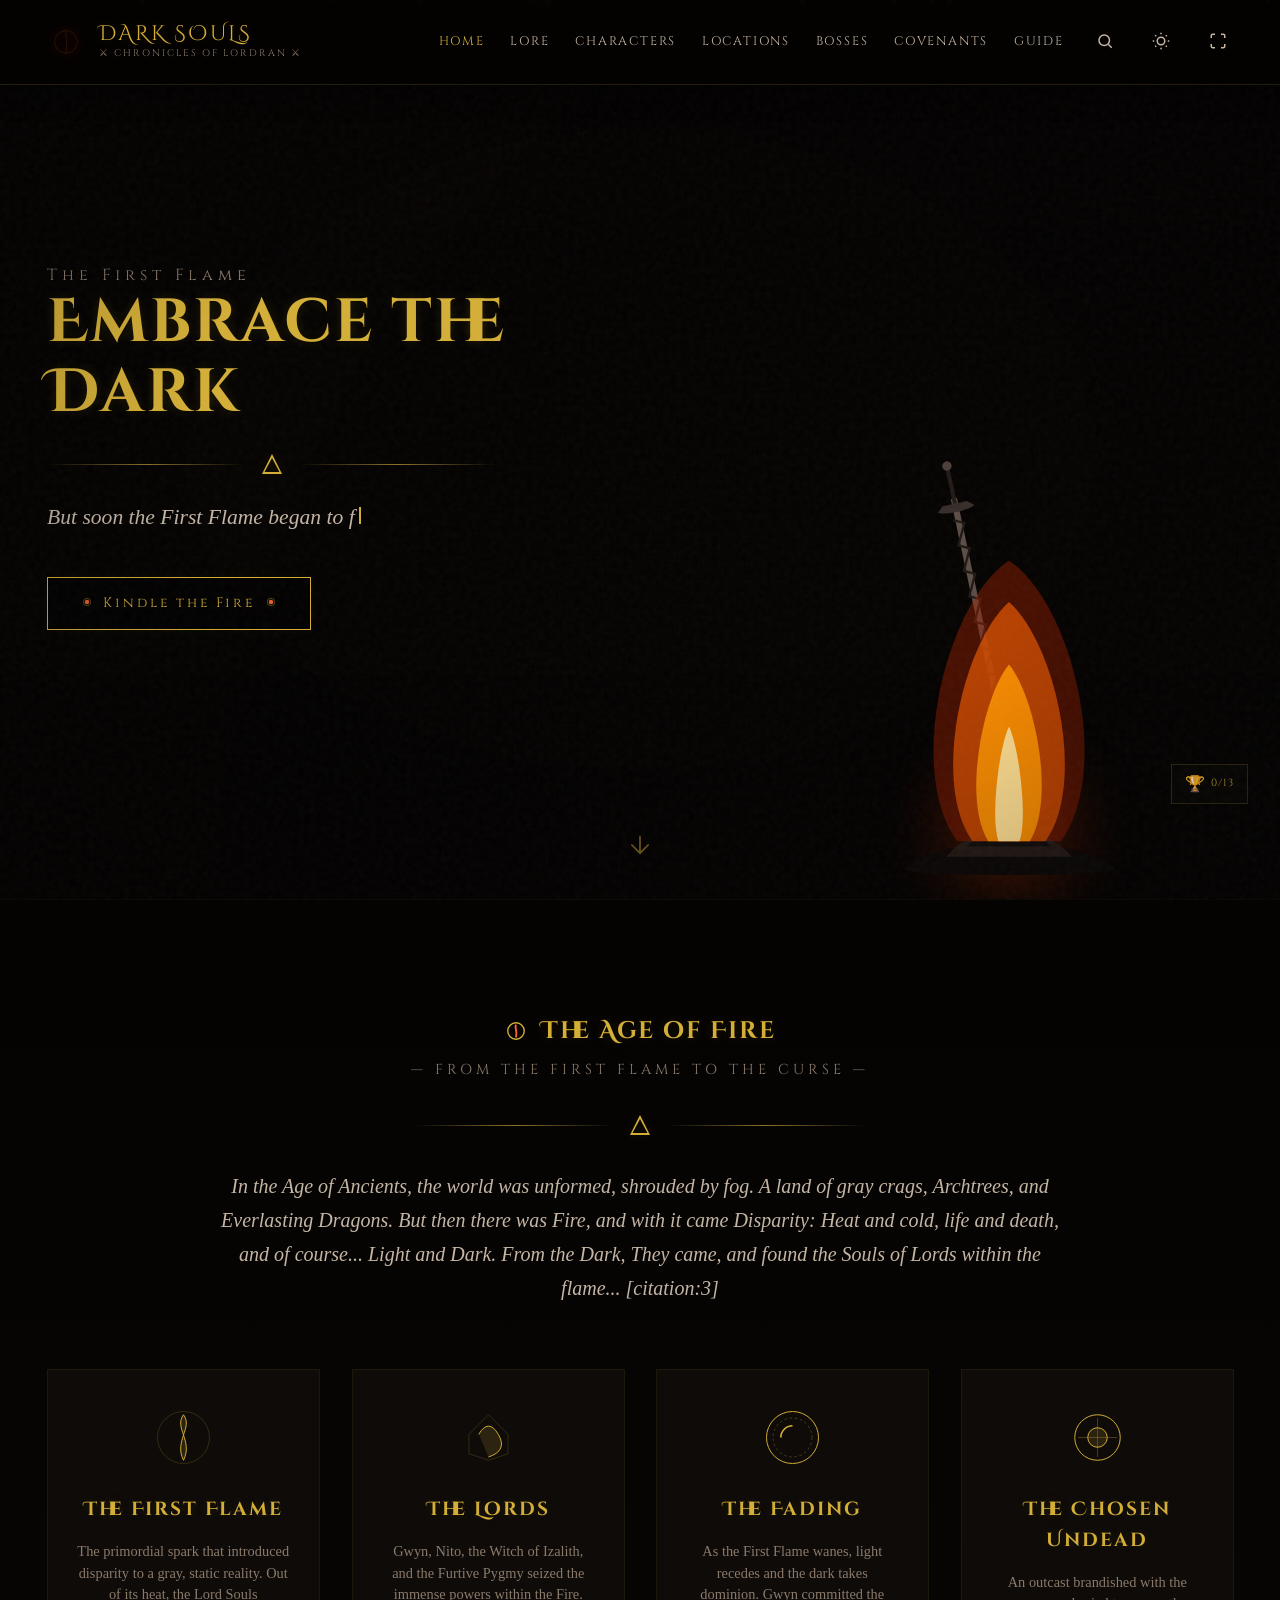
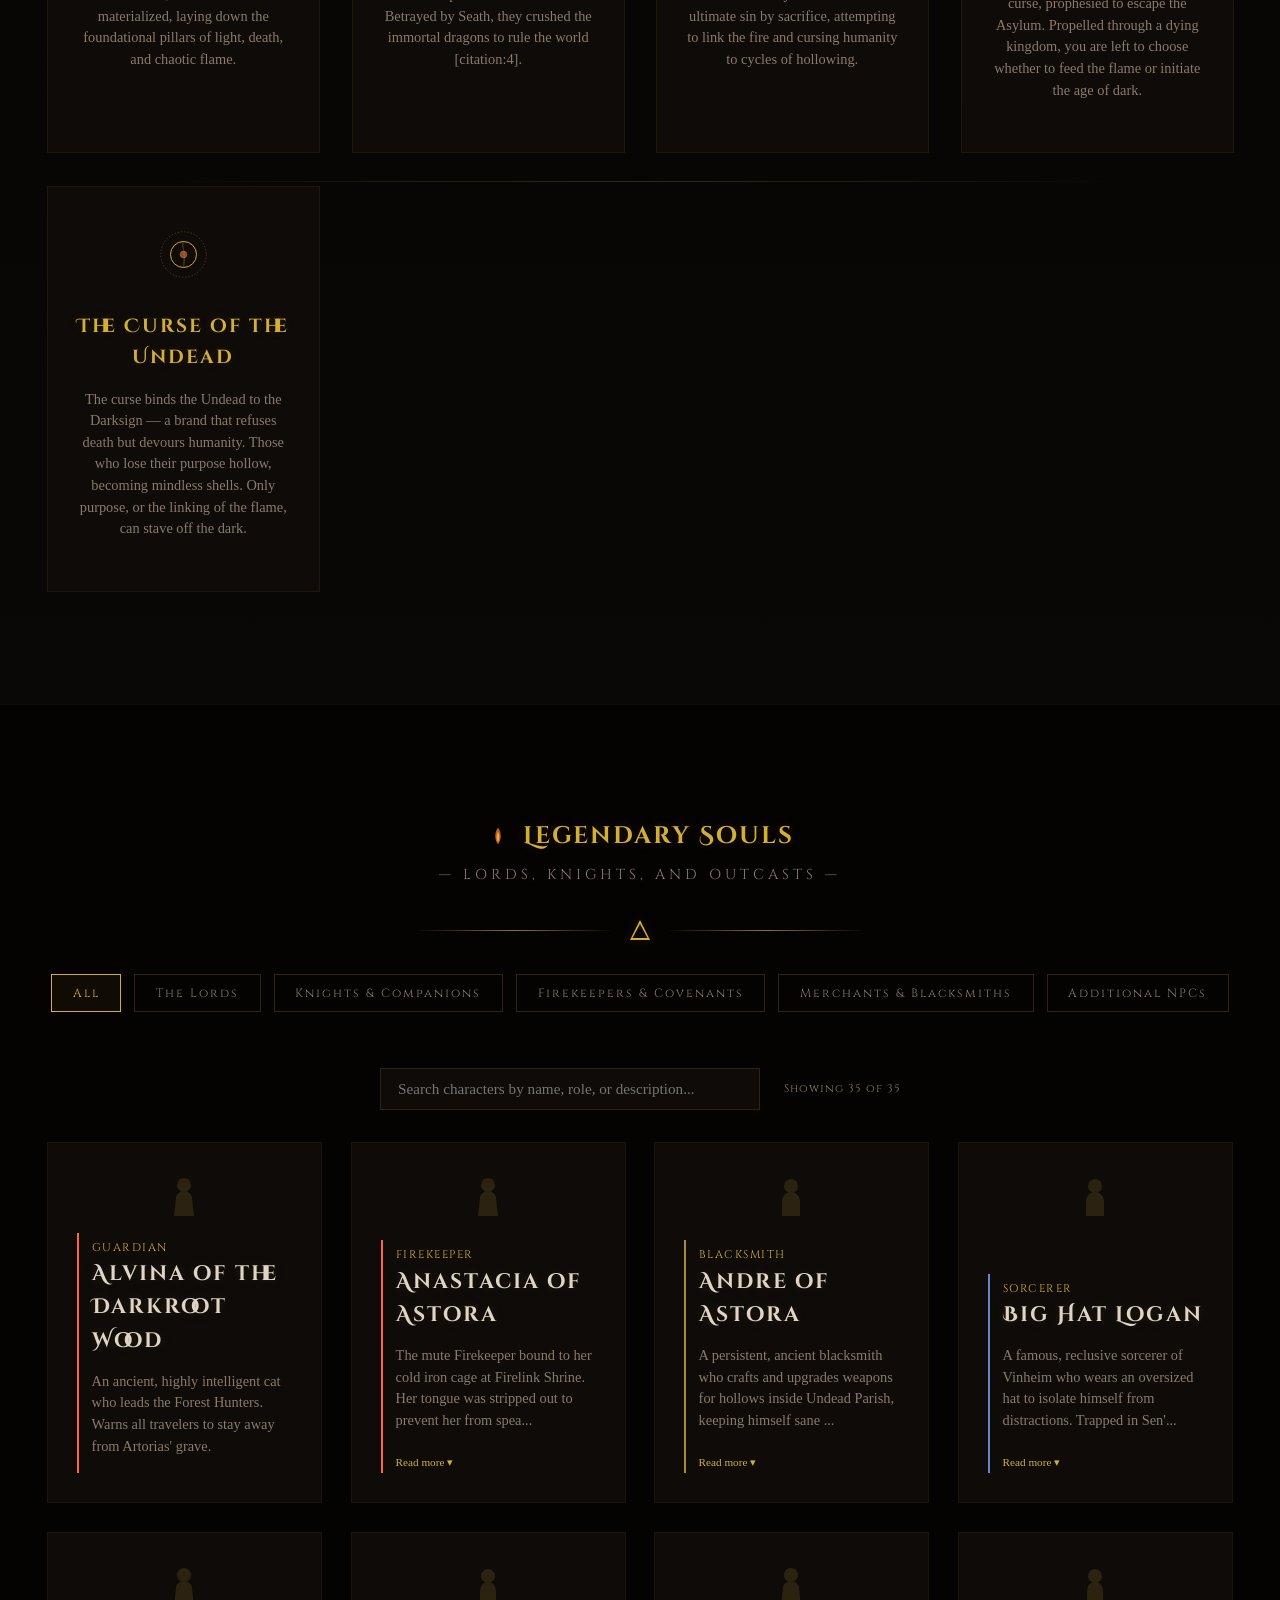
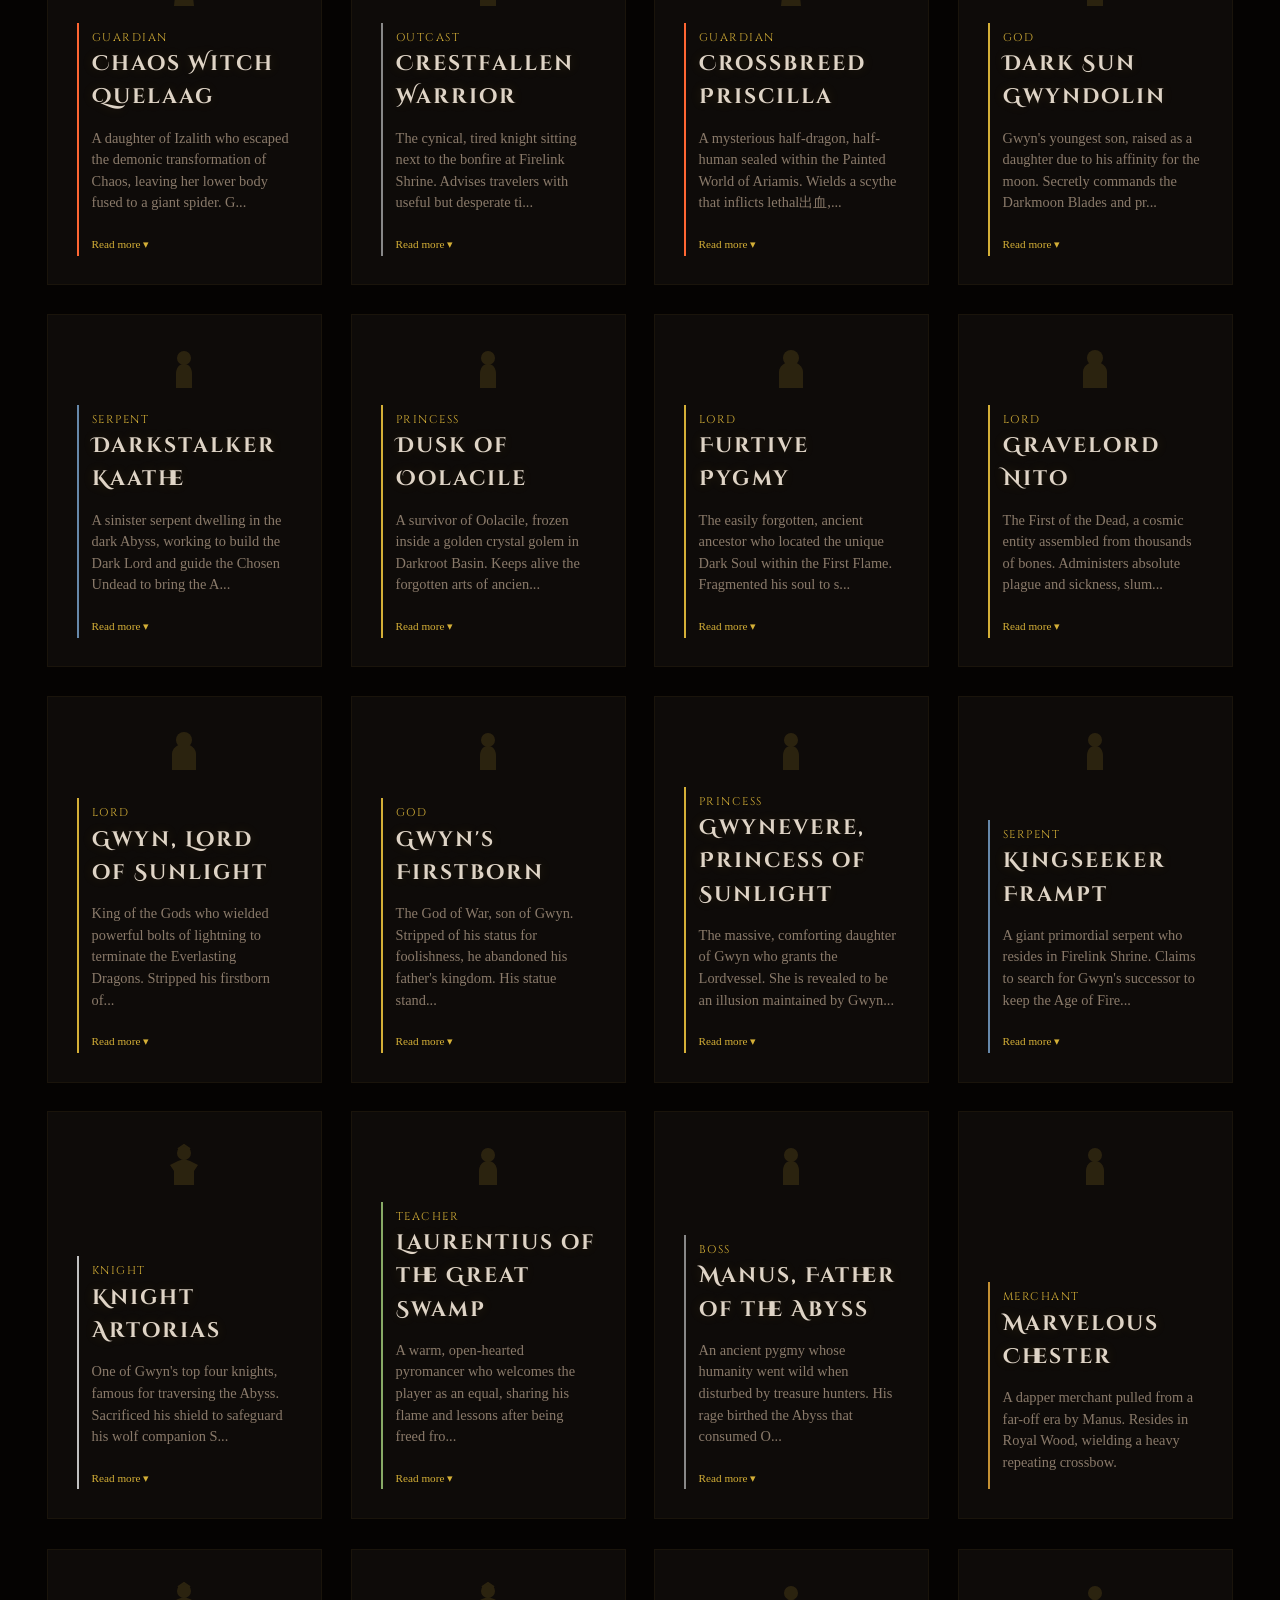
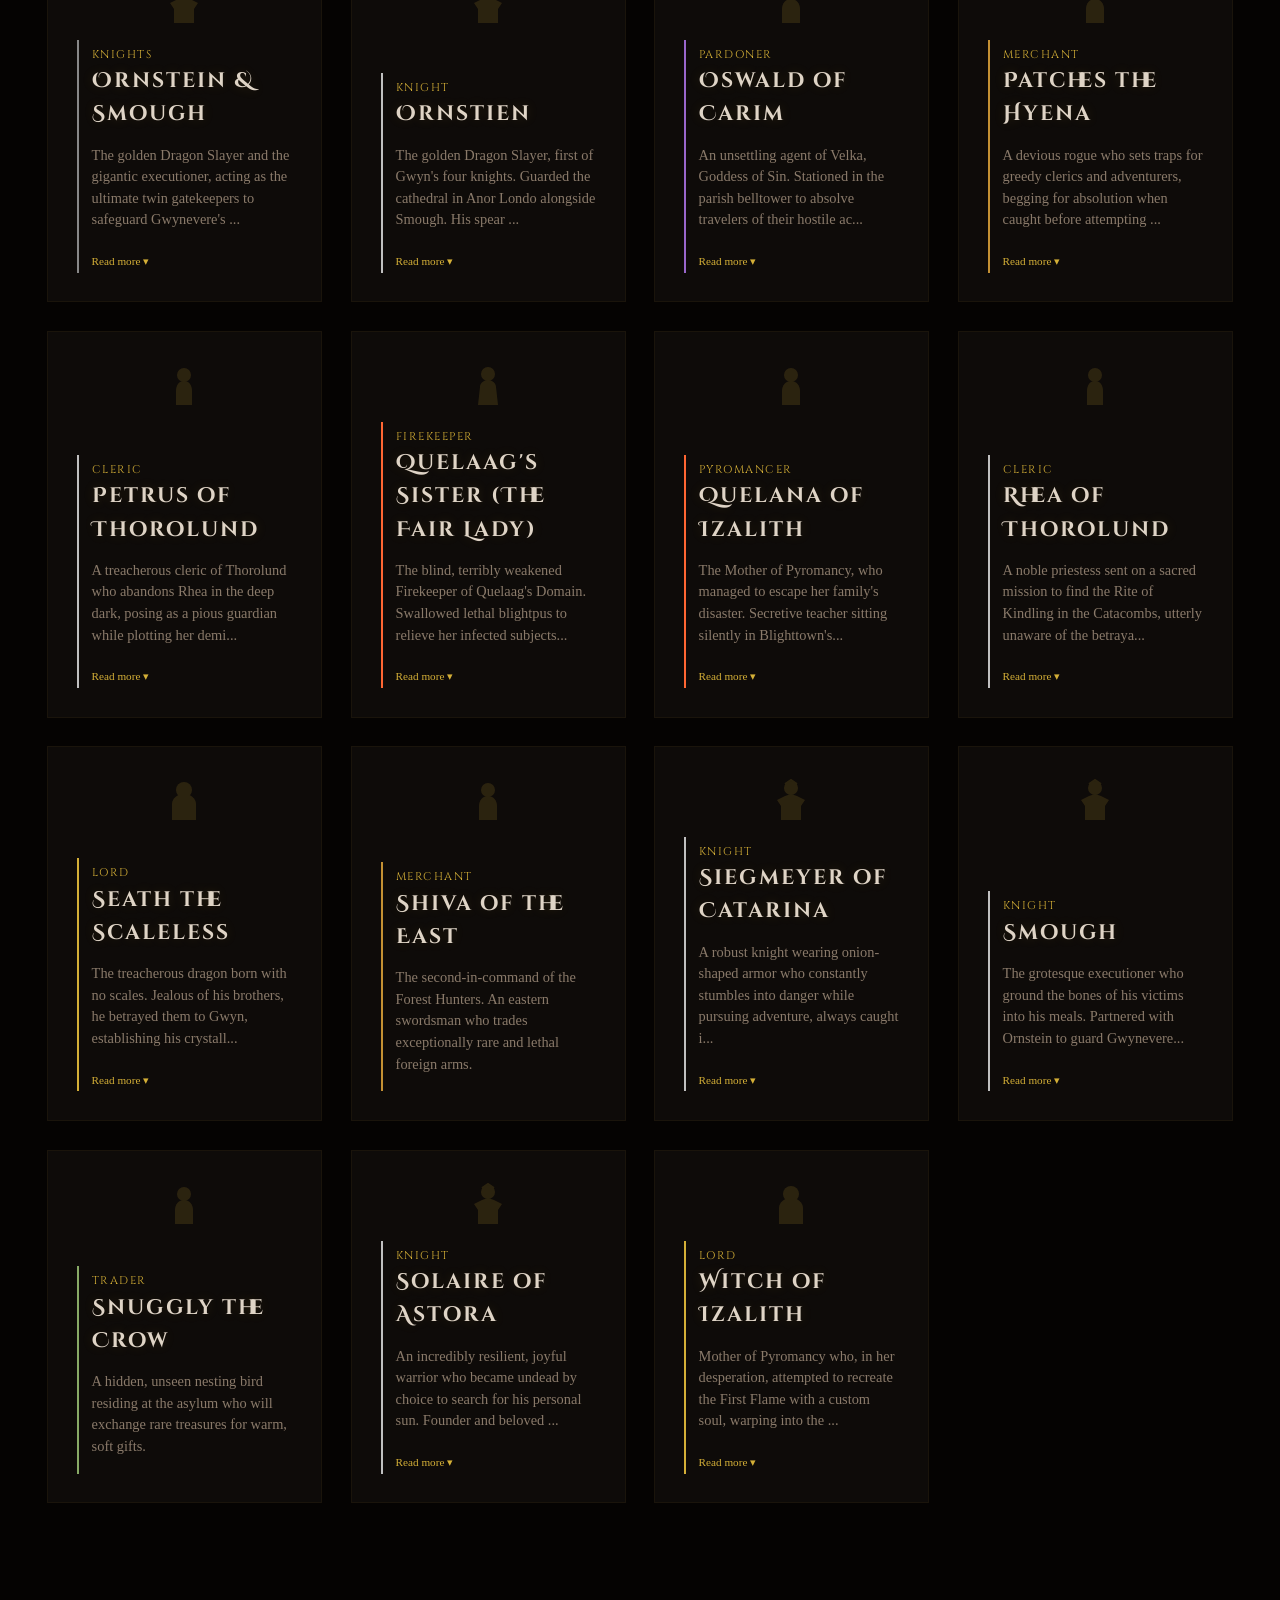
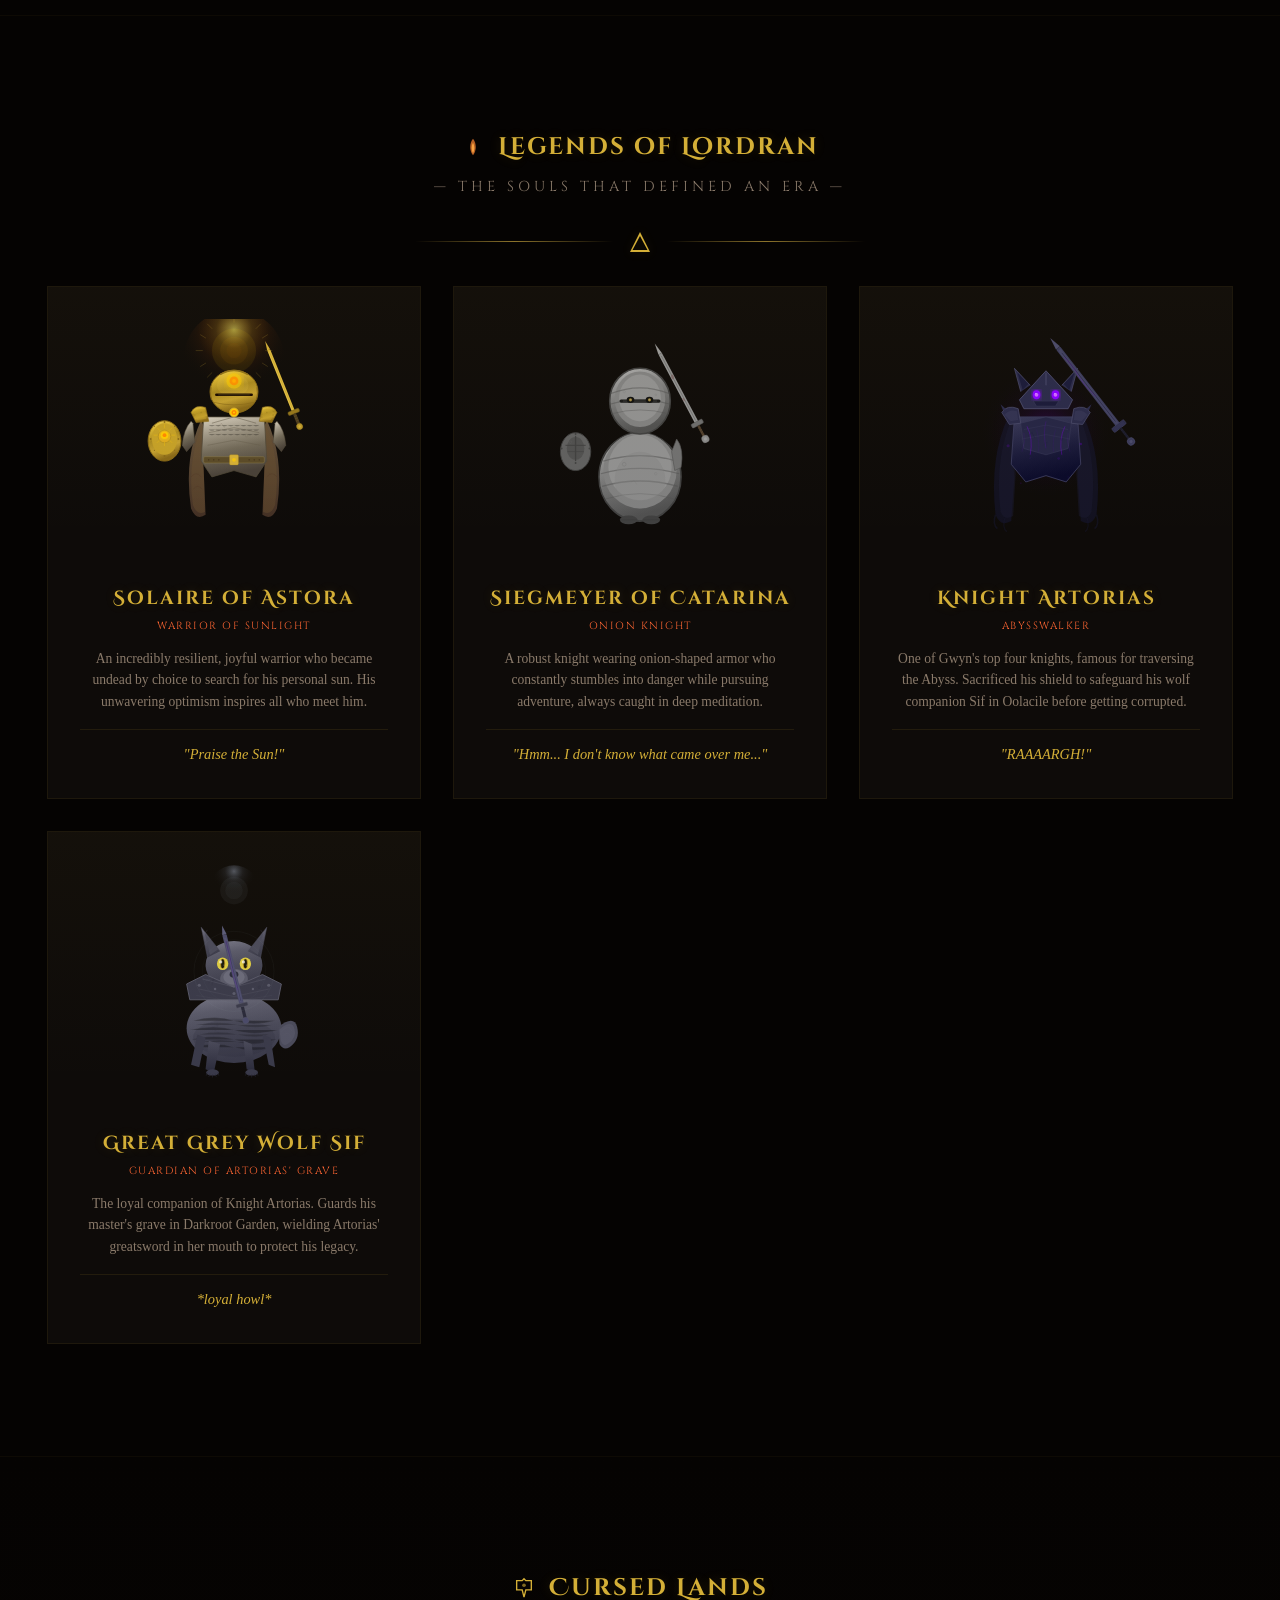
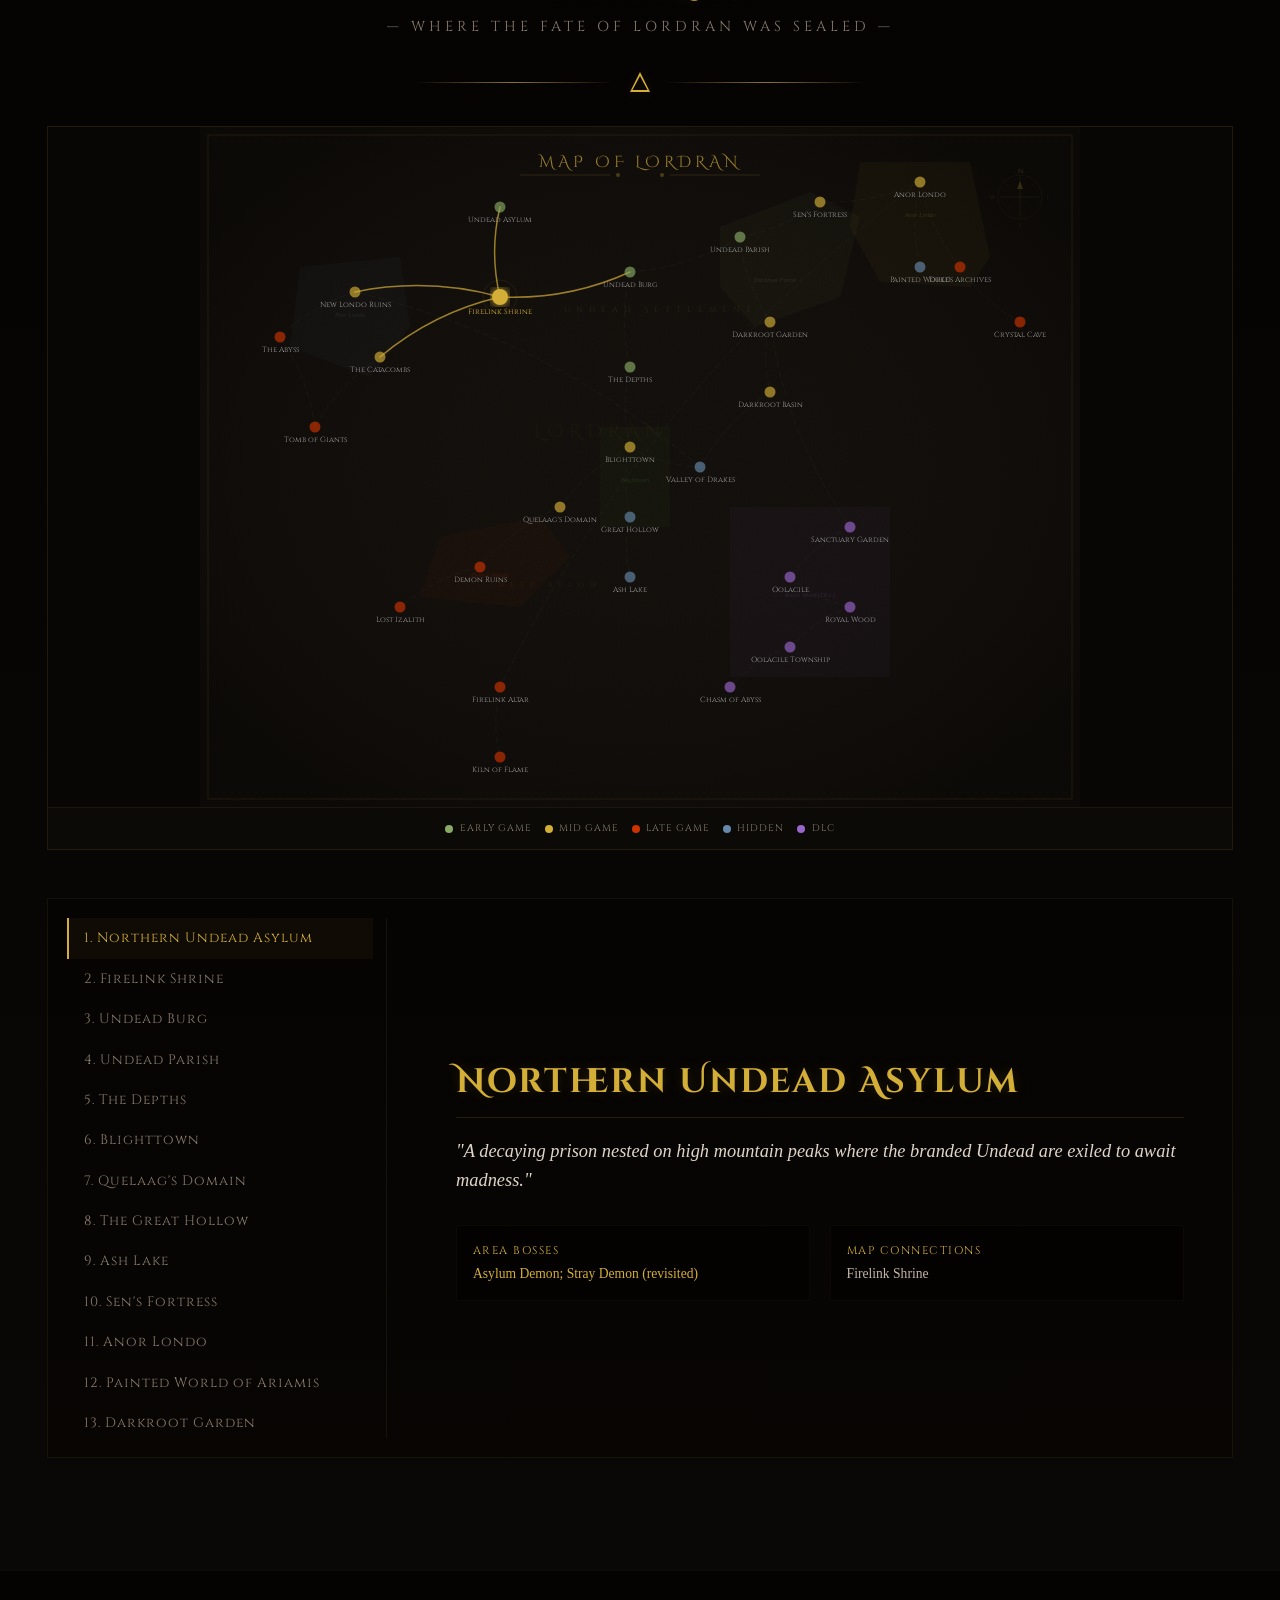
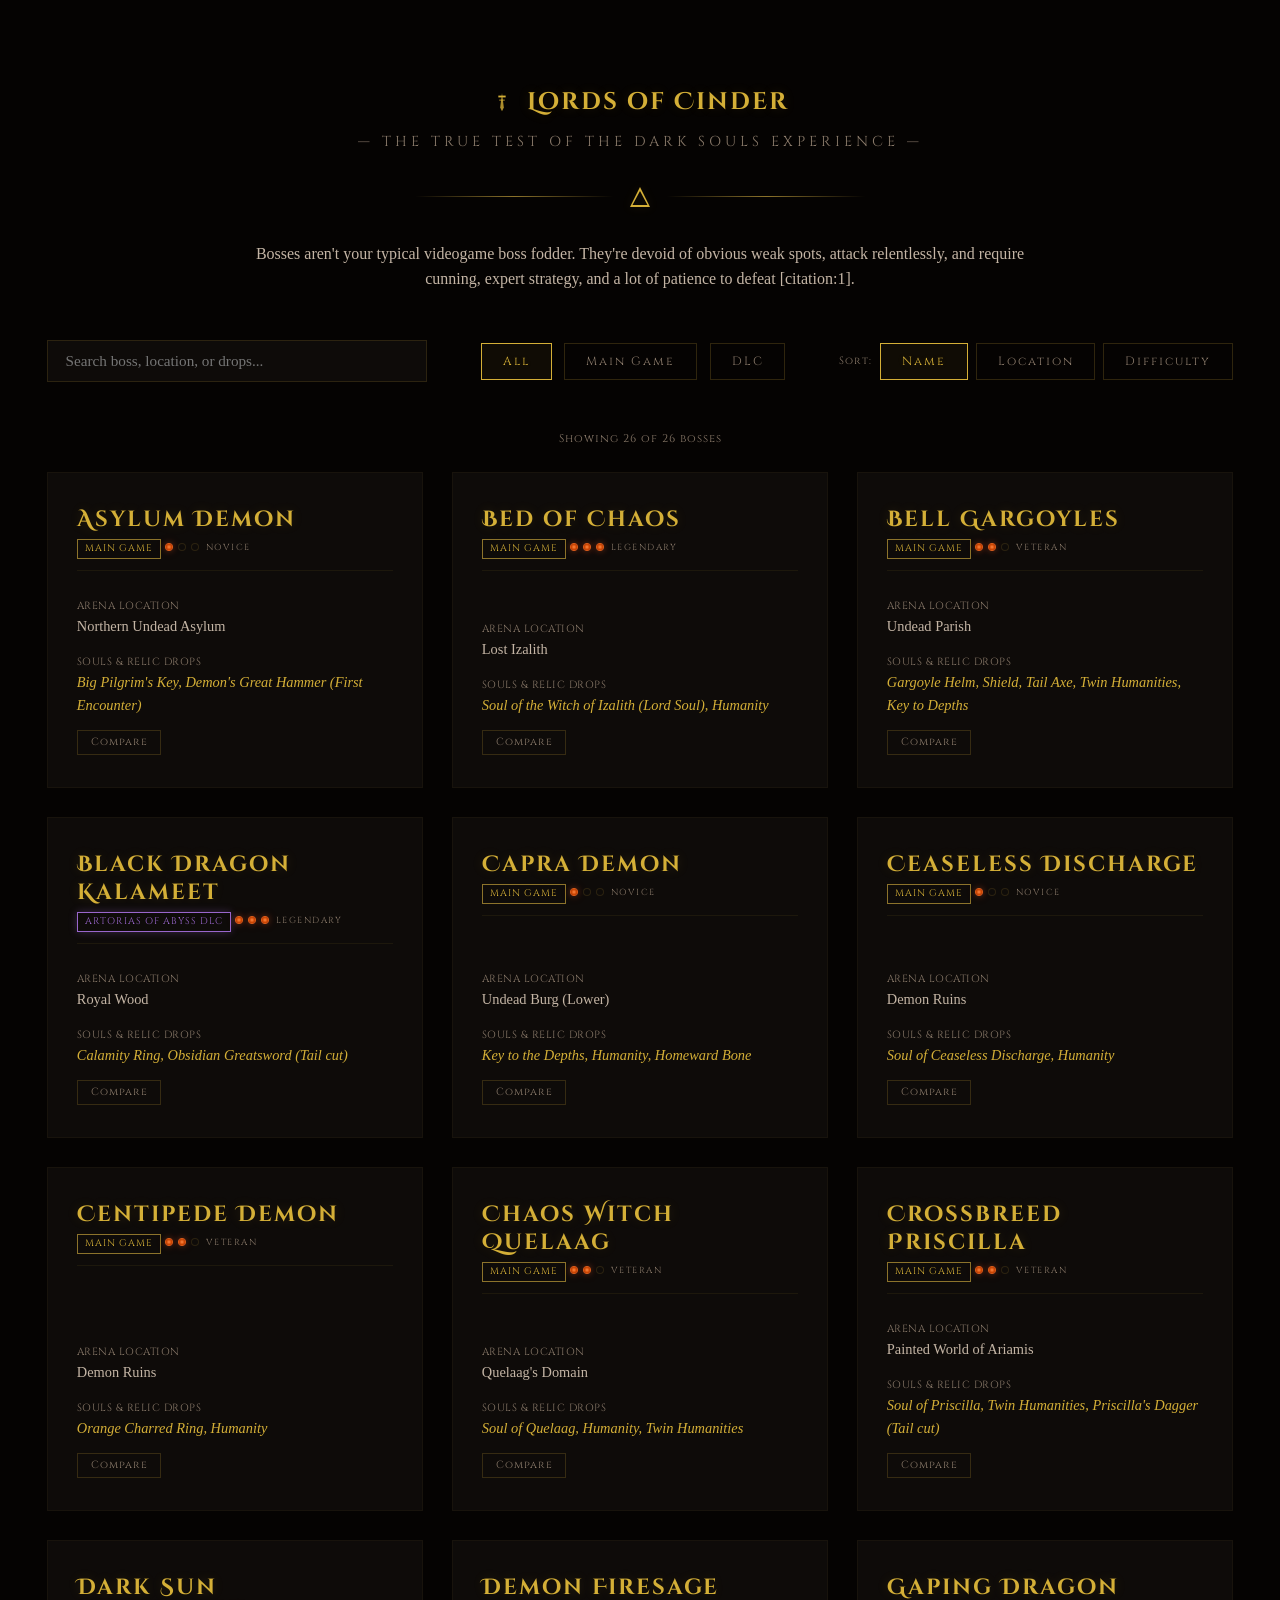
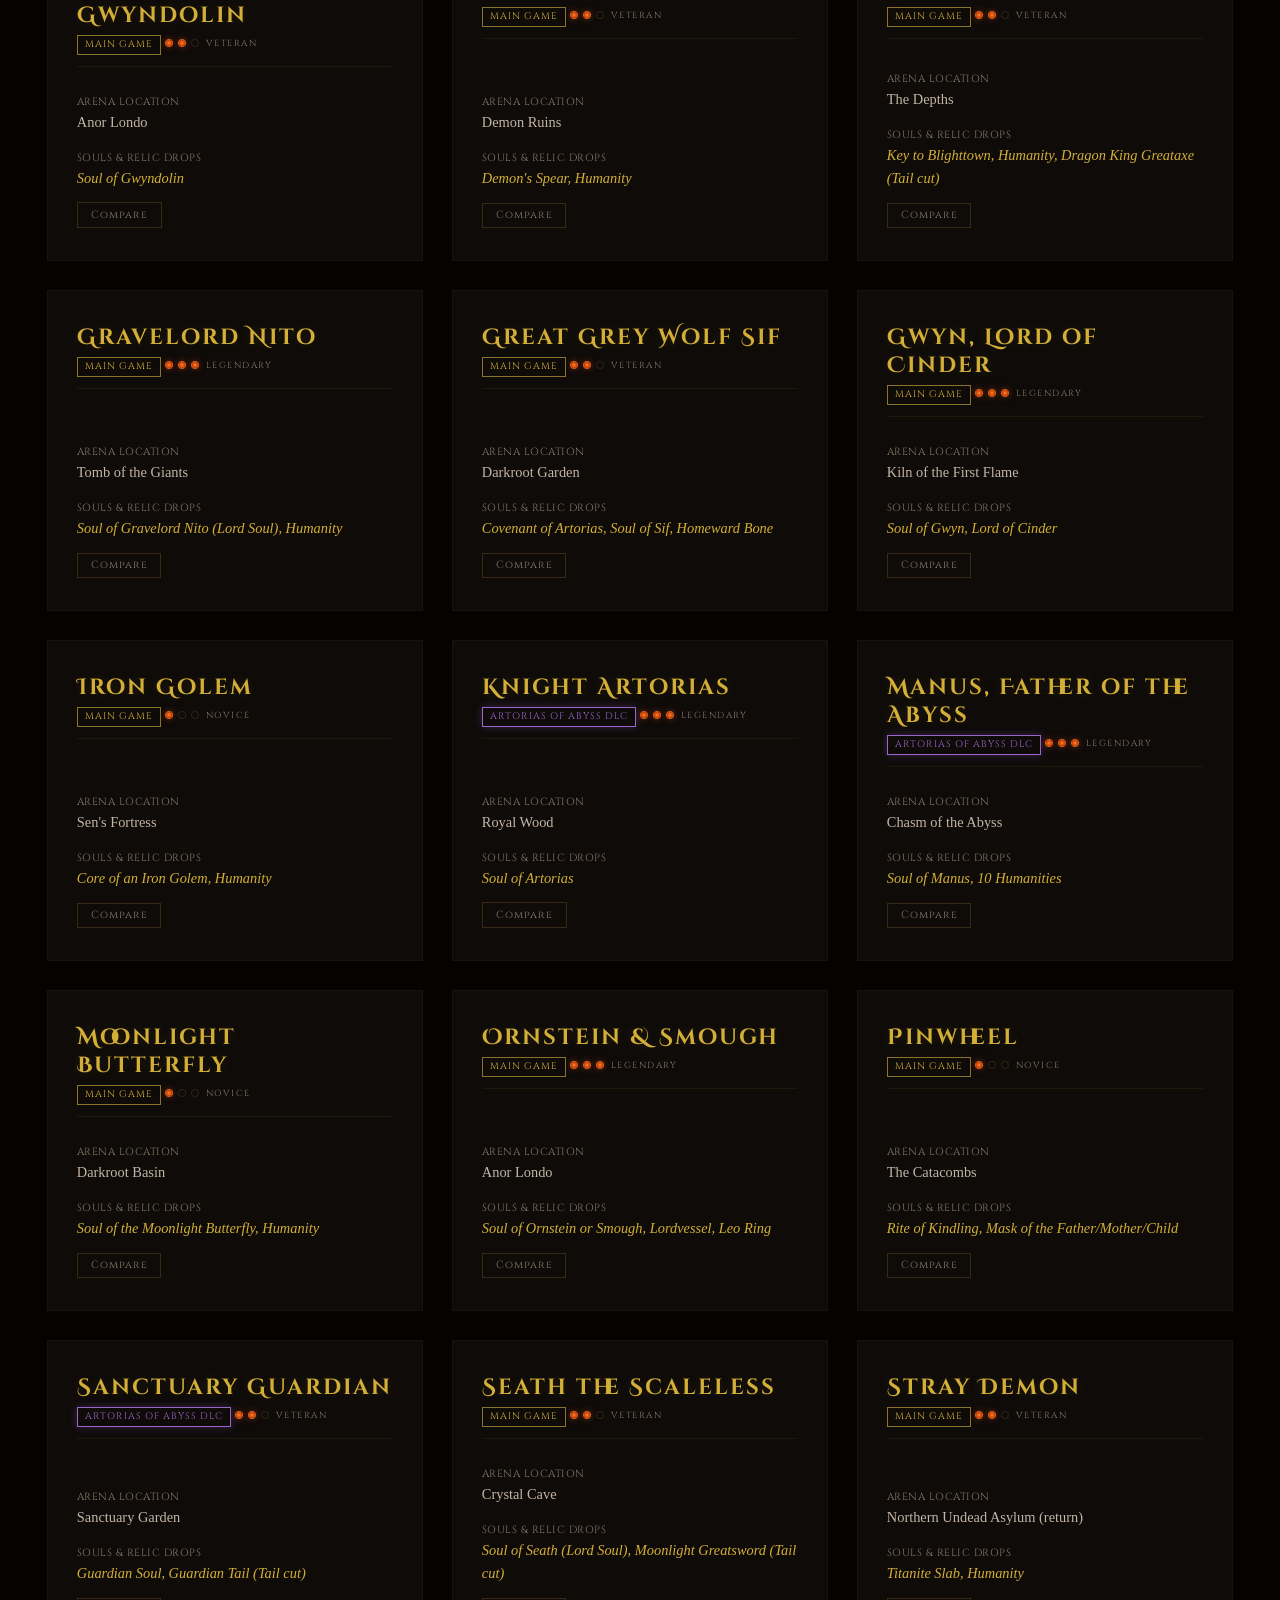
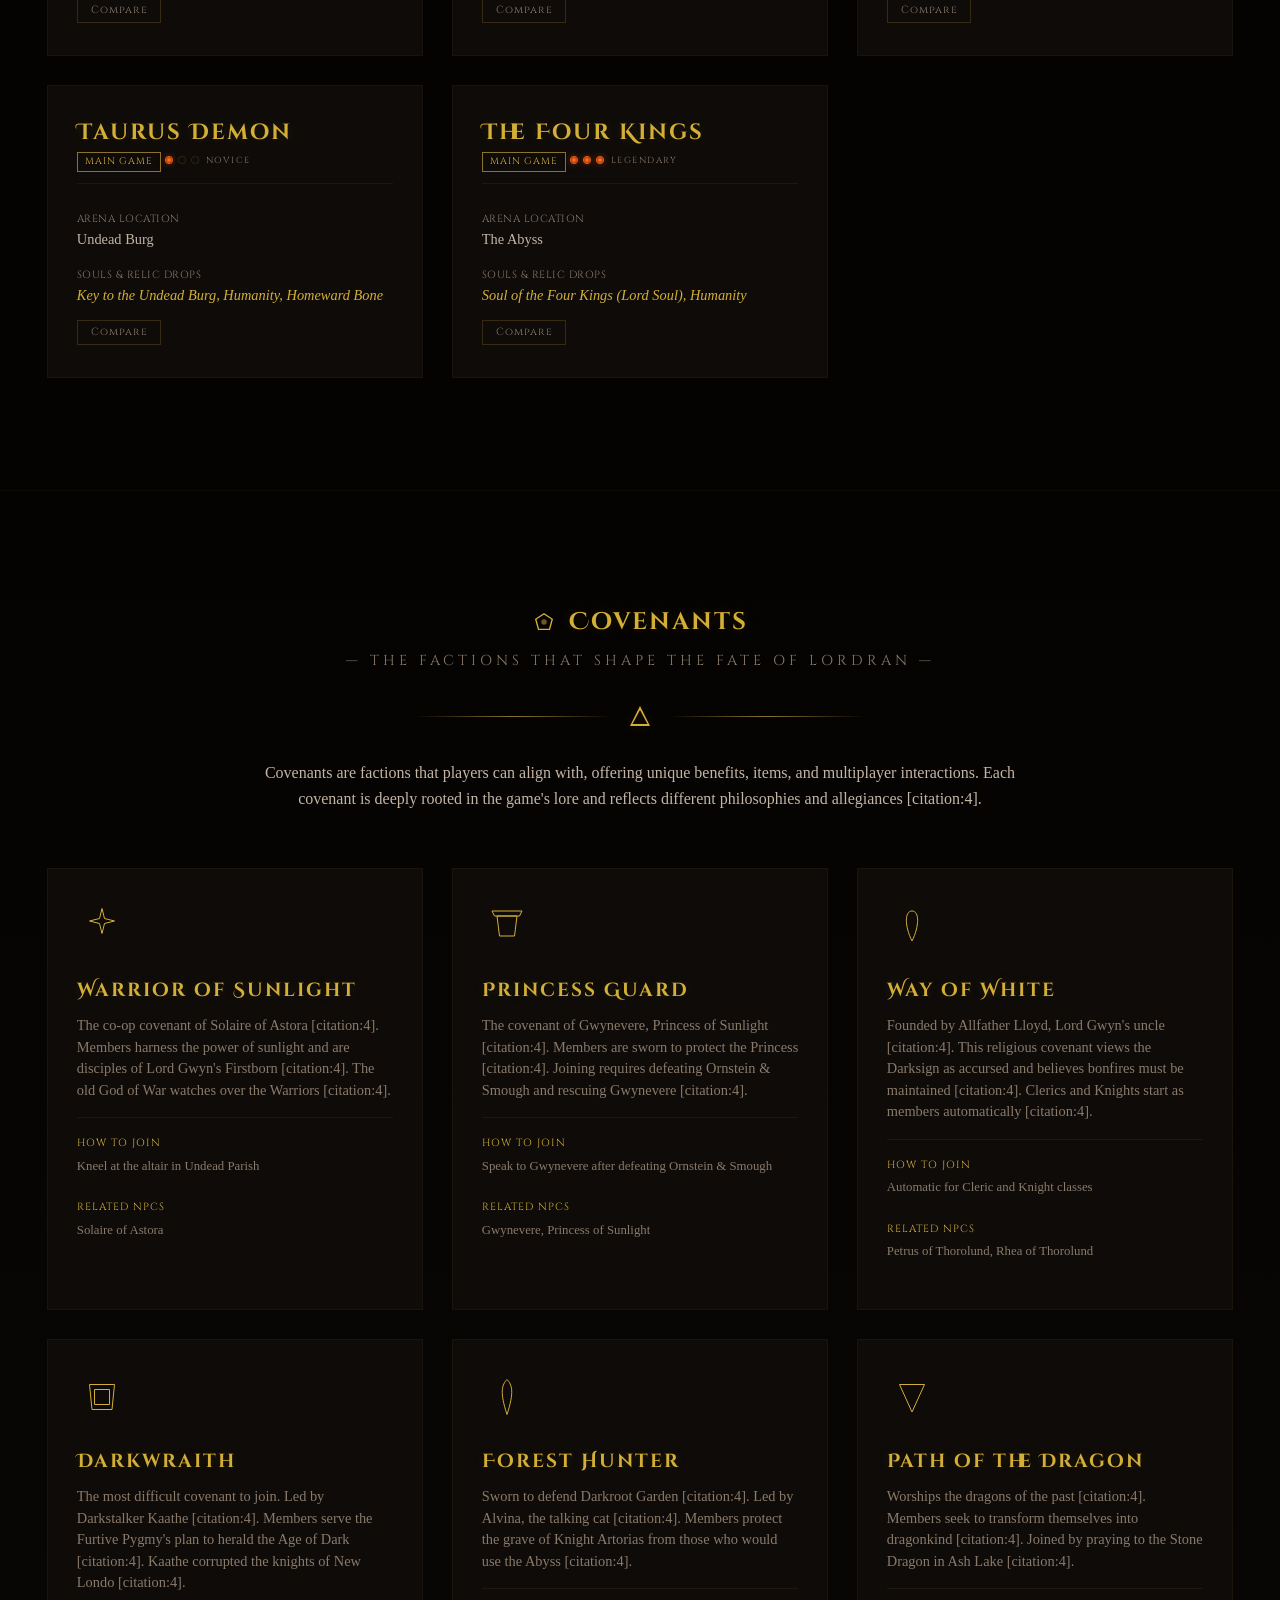
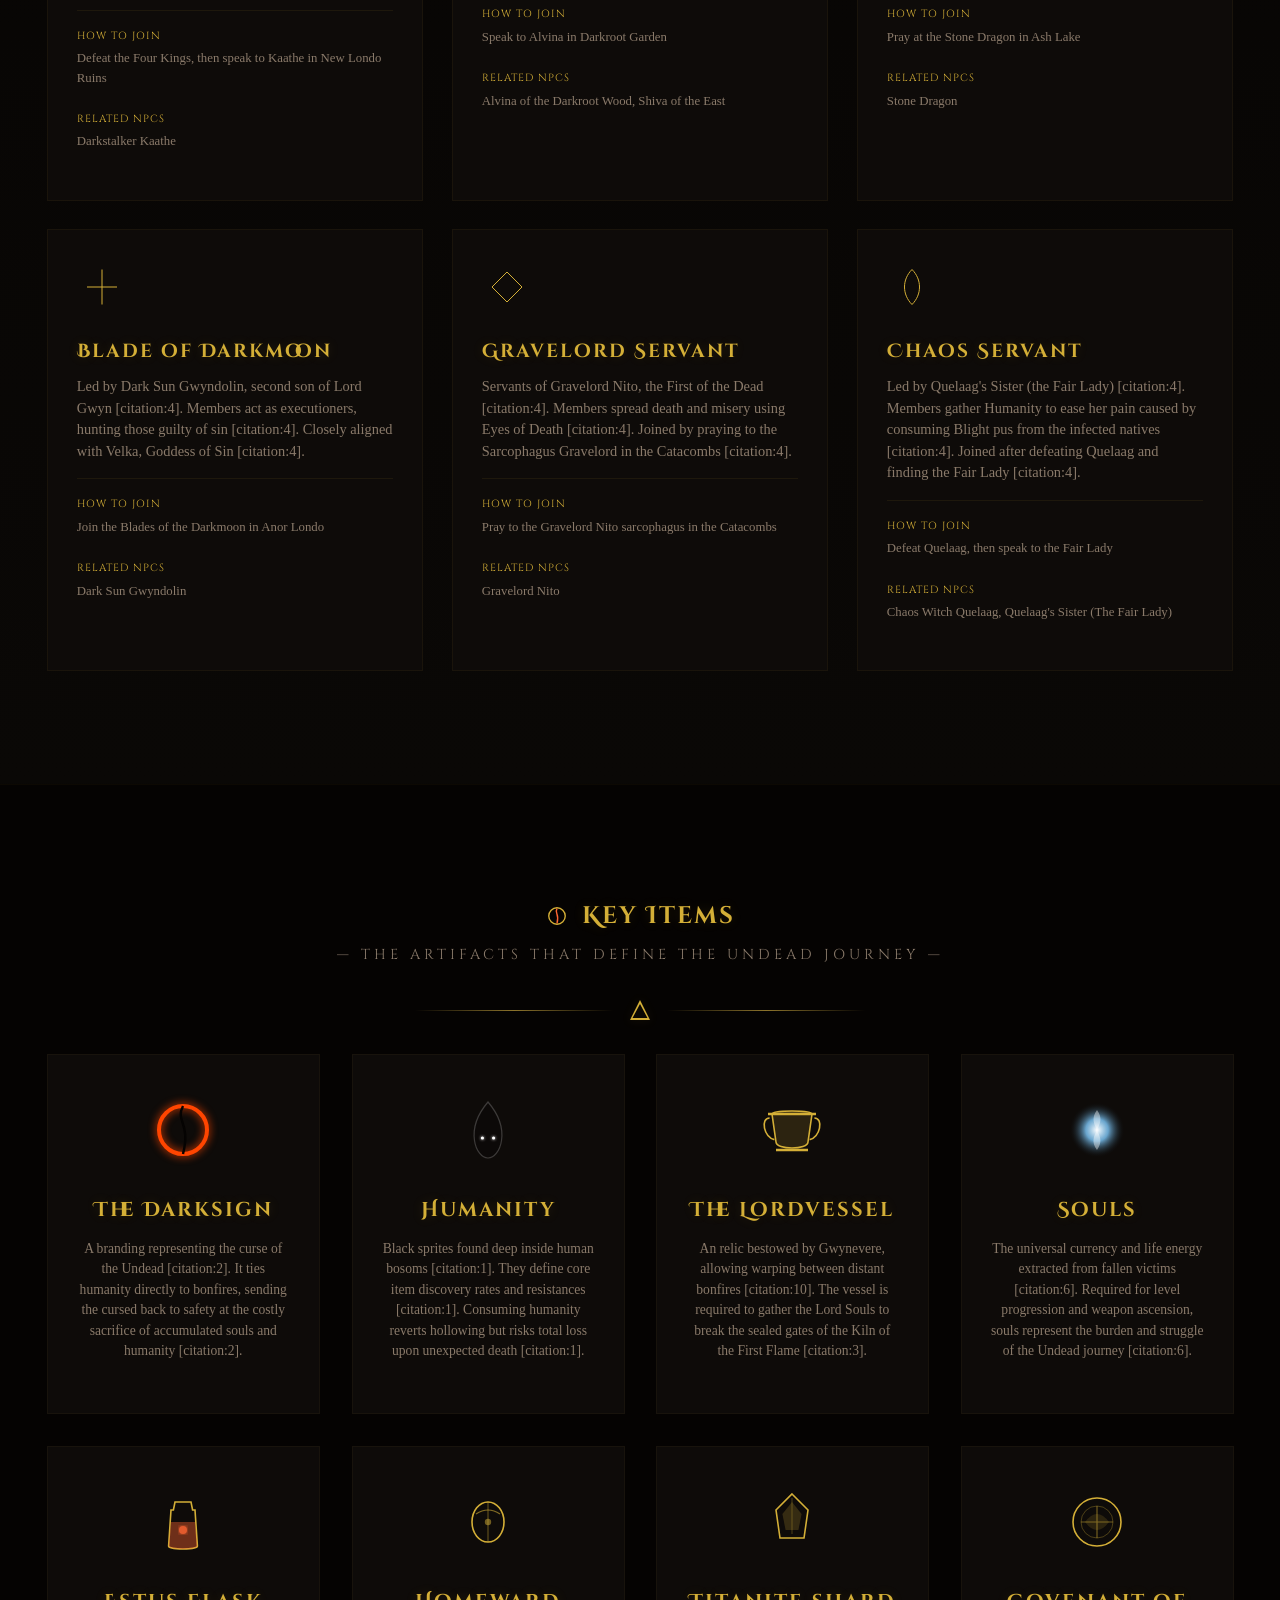
<file: index.html>
<!DOCTYPE html>
<html lang="en">
<head>
  <meta charset="UTF-8">
  <meta name="viewport" content="width=device-width, initial-scale=1.0">
  <title>Dark Souls — Chronicles of Lordran (Definitive Edition)</title>
  <meta name="description" content="A comprehensive guide to Dark Souls 1 — characters, bosses, locations, items, covenants, and lore. The definitive Chronicles of Lordran.">
  <meta name="keywords" content="Dark Souls, Lordran, guide, wiki, characters, bosses, locations, lore, covenants, items">
  <meta name="author" content="Lordran Chronicles">
  <meta name="theme-color" content="#050302">

  <!-- Open Graph -->
  <meta property="og:title" content="Dark Souls — Chronicles of Lordran">
  <meta property="og:description" content="A comprehensive guide to Dark Souls 1 — characters, bosses, locations, items, covenants, and lore.">
  <meta property="og:type" content="website">
  <meta property="og:locale" content="en_US">

  <!-- Twitter Card -->
  <meta name="twitter:card" content="summary">
  <meta name="twitter:title" content="Dark Souls — Chronicles of Lordran">
  <meta name="twitter:description" content="A comprehensive guide to Dark Souls 1 — characters, bosses, locations, items, covenants, and lore.">
  
  <!-- Google Fonts -->
  <link rel="preconnect" href="https://fonts.googleapis.com">
  <link rel="preconnect" href="https://fonts.gstatic.com" crossorigin>
  <link href="https://fonts.googleapis.com/css2?family=Cinzel+Decorative:wght@400;700&family=Cinzel:wght@400;600;700&family=IM+Fell+English:ital@0;1&display=swap" rel="stylesheet">


  <link rel="stylesheet" href="styles.css">
</head>
<body>

  <!-- Loading Screen -->
  <div id="loading-screen" class="loading-screen">
    <div class="loading-content">
      <svg class="loading-darksign" viewBox="0 0 100 100" width="80" height="80">
        <circle cx="50" cy="50" r="35" fill="none" stroke="#d4af37" stroke-width="3" opacity="0.6"/>
        <circle cx="50" cy="50" r="35" fill="none" stroke="#ff6633" stroke-width="3" stroke-dasharray="220" stroke-dashoffset="220" class="loading-ring"/>
        <path d="M50,20 C45,35 55,35 50,80" fill="none" stroke="#2a1408" stroke-width="2.5"/>
      </svg>
      <div class="loading-text">Loading the Archives...</div>
    </div>
  </div>

  <!-- Scroll Progress Indicator -->
  <div id="progress-bar"></div>


  <!-- FIXED GLASSMORPHIC HEADER -->
  <header id="main-header">
    <div class="container header-container">
      <a href="#home" class="logo">
        <!-- Darksign inline SVG -->
        <svg viewBox="0 0 100 100" xmlns="http://www.w3.org/2000/svg">
          <defs>
            <radialGradient id="ringGlow" cx="50%" cy="50%" r="50%">
              <stop offset="60%" stop-color="#ff4500" stop-opacity="0.9" />
              <stop offset="85%" stop-color="#ff8c00" stop-opacity="0.5" />
              <stop offset="100%" stop-color="#050302" stop-opacity="0" />
            </radialGradient>
          </defs>
          <circle cx="50" cy="50" r="32" fill="none" stroke="url(#ringGlow)" stroke-width="6" filter="drop-shadow(0 0 8px #ff4500)" />
          <path d="M50,18 C45,28 55,24 50,82" fill="none" stroke="#2a1408" stroke-width="2.5" />
        </svg>
        <div class="logo-text">
          <span class="logo-main">DARK SOULS</span>
          <span class="logo-sub">⚔ CHRONICLES OF LORDRAN ⚔</span>
        </div>
      </a>
      
      <button class="nav-toggle" aria-label="Toggle navigation" aria-expanded="false">
        <span></span>
        <span></span>
        <span></span>
      </button>

      <nav id="nav-menu">
        <a href="#home">Home</a>
        <a href="#lore">Lore</a>
        <a href="#characters">Characters</a>
        <a href="#locations">Locations</a>
        <a href="#bosses">Bosses</a>
        <a href="#covenants">Covenants</a>
        <a href="#guide">Guide</a>
        <button id="global-search-btn" aria-label="Search" style="background:none;border:none;cursor:pointer;padding:0.4rem;color:var(--text-primary);transition:color 0.2s">
          <svg viewBox="0 0 24 24" width="18" height="18" fill="none" stroke="currentColor" stroke-width="2"><circle cx="11" cy="11" r="7"/><path d="M21 21l-4.35-4.35"/></svg>
        </button>
        <button id="mode-toggle" aria-label="Toggle light mode" style="background:none;border:none;cursor:pointer;padding:0.4rem;color:var(--text-primary);transition:color 0.2s">
          <svg viewBox="0 0 24 24" width="18" height="18" fill="none" stroke="currentColor" stroke-width="2"><circle cx="12" cy="12" r="5"/><path d="M12 1v2M12 21v2M4.22 4.22l1.42 1.42M18.36 18.36l1.42 1.42M1 12h2M21 12h2M4.22 19.78l1.42-1.42M18.36 5.64l1.42-1.42"/></svg>
        </button>
        <button id="fullscreen-btn" aria-label="Toggle fullscreen" style="background:none;border:none;cursor:pointer;padding:0.4rem;color:var(--text-primary);transition:color 0.2s">
          <svg viewBox="0 0 24 24" width="18" height="18" fill="none" stroke="currentColor" stroke-width="2"><path d="M8 3H5a2 2 0 0 0-2 2v3m18 0V5a2 2 0 0 0-2-2h-3m0 18h3a2 2 0 0 0 2-2v-3M3 16v3a2 2 0 0 0 2 2h3"/></svg>
        </button>
      </nav>
    </div>
  </header>

  <!-- IMMERSIVE HERO SECTION -->
  <section id="home">
    <div class="fog-wrapper">
      <div class="fog-layer"></div>
      <div class="fog-layer-2"></div>
    </div>
    
    <div class="container" style="position: relative; z-index: 2; height: 100%; display: flex; align-items: center;">
      <div class="hero-content parallax-box">
        <span class="hero-subtitle">The First Flame</span>
        <h1 class="hero-title">Embrace the Dark</h1>
        
        <div class="ornate-divider" style="margin: 0 0 1.5rem 0;">
          <div class="line"></div>
          <svg viewBox="0 0 24 24"><path d="M12 2L2 22h20L12 2zm0 4l7.5 14h-15L12 6z"/></svg>
          <div class="line"></div>
        </div>

        <div class="typewriter-box">
          <span id="typewriter"></span><span class="typewriter-cursor"></span>
        </div>
        
        <a href="#lore" class="cta-button"><svg viewBox="0 0 16 16" width="12" height="12" style="vertical-align: -1px; margin: 0 4px;"><circle cx="8" cy="8" r="3" fill="var(--fire-1)" opacity="0.9"/><circle cx="8" cy="8" r="5" fill="none" stroke="var(--gold)" stroke-width="1" opacity="0.5"/></svg> Kindle the Fire <svg viewBox="0 0 16 16" width="12" height="12" style="vertical-align: -1px; margin: 0 4px;"><circle cx="8" cy="8" r="3" fill="var(--fire-1)" opacity="0.9"/><circle cx="8" cy="8" r="5" fill="none" stroke="var(--gold)" stroke-width="1" opacity="0.5"/></svg></a>
      </div>
    </div>

    <!-- EXQUISITE BONFIRE VISUAL -->
    <div class="bonfire-container">
      <svg class="bonfire-svg" viewBox="0 0 400 500" xmlns="http://www.w3.org/2000/svg">
        <defs>
          <radialGradient id="glowBase" cx="50%" cy="50%" r="50%">
            <stop offset="0%" stop-color="#ff4400" stop-opacity="0.35" />
            <stop offset="100%" stop-color="#050302" stop-opacity="0" />
          </radialGradient>
        </defs>

        <circle cx="200" cy="420" r="130" fill="url(#glowBase)" class="flame-glow" />

        <!-- Pile of Ash and Skeletons -->
        <path d="M100,455 C130,425 270,425 300,455 C320,465 80,465 100,455 Z" fill="#0d0908" />
        <path d="M140,445 C165,410 235,410 260,445 Z" fill="#251b17" />
        <path d="M160,435 L240,435 C220,410 180,410 160,435 Z" fill="#130e0c" />

        <!-- The Coiled Sword -->
        <g id="coiled-sword" transform="rotate(-12, 200, 350)">
          <!-- Iron blade -->
          <path d="M197,95 L203,95 L203,420 L197,420 Z" fill="#5c4d46" />
          <!-- Coiled fire-twisted edge details -->
          <path d="M195,115 L205,120 L195,140 L205,145 L195,165 L205,170 L195,190 L205,195 L195,215 L205,220 L195,240 L205,245 L195,265 L205,270 L195,290 L205,295 L195,315 L205,320 L195,340 L205,345 L195,365 L205,370 L195,390 L205,395" fill="none" stroke="#1f1815" stroke-width="2.2" />
          <!-- Melted crossguard -->
          <path d="M182,105 C188,109 212,109 218,105 L212,100 L188,100 Z" fill="#362d29" />
          <!-- Twisted handle -->
          <path d="M198,65 L202,65 L202,100 L198,100 Z" fill="#211a17" />
          <circle cx="200" cy="63" r="4.5" fill="#4d3f3a" />
        </g>

        <!-- Dynamic Multi-layered Flames -->
        <g class="flame-glow">
          <!-- Deep Red Back Layer -->
          <path class="flame-layer-2" d="M150,430 C100,360 140,200 200,160 C260,200 300,360 250,430 Z" fill="#991f00" opacity="0.45" />
          <!-- Warm Amber Middle Layer -->
          <path class="flame-layer-1" d="M165,430 C125,375 155,240 200,200 C245,240 275,375 235,430 Z" fill="#d34e00" opacity="0.8" />
          <!-- Bright Inner Flame -->
          <path class="flame-layer-2" d="M180,430 C155,390 175,290 200,260 C225,290 245,390 220,430 Z" fill="#ff9400" opacity="0.9" />
          <!-- Brilliant Core -->
          <path class="flame-layer-1" d="M190,430 C182,410 190,340 200,320 C210,340 218,410 210,430 Z" fill="#ffe399" opacity="0.95" />
        </g>
      </svg>
    </div>

    <!-- Scroll Down Indicator -->
    <div class="scroll-indicator" id="scroll-indicator">
      <svg viewBox="0 0 24 24" width="28" height="28" fill="none" stroke="var(--gold)" stroke-width="1.5" stroke-linecap="round">
        <path d="M12 5v14M5 12l7 7 7-7"/>
      </svg>
    </div>
  </section>

  <!-- THE LORE CHRONICLE -->
  <section id="lore" class="reveal">
    <div class="container">
      <h2><svg viewBox="0 0 24 24" width="22" height="22" style="vertical-align: -4px; margin-right: 6px;"><circle cx="12" cy="12" r="9" fill="none" stroke="var(--gold)" stroke-width="1.5"/><path d="M12,5 C10,10 14,10 12,19" fill="none" stroke="var(--fire-1)" stroke-width="2"/></svg> The Age of Fire</h2>
      <p class="section-subtitle">— from the First Flame to the Curse —</p>
      
      <div class="ornate-divider">
        <div class="line"></div>
        <svg viewBox="0 0 24 24"><path d="M12 2L2 22h20L12 2zm0 4l7.5 14h-15L12 6z"/></svg>
        <div class="line"></div>
      </div>

      <p class="lore-intro">
        In the Age of Ancients, the world was unformed, shrouded by fog. A land of gray crags, Archtrees, and Everlasting Dragons. But then there was Fire, and with it came Disparity: Heat and cold, life and death, and of course... Light and Dark. From the Dark, They came, and found the Souls of Lords within the flame... [citation:3]
      </p>

      <div class="lore-grid">
        <!-- Card 1 -->
        <div class="lore-card tilt-box">
          <div class="lore-icon">
            <svg viewBox="0 0 100 100" fill="none" stroke="var(--gold)" stroke-width="1.5">
              <circle cx="50" cy="50" r="40" stroke-opacity="0.2" />
              <path d="M50,15 C65,35 35,55 50,85 C65,55 35,35 50,15 Z" fill="var(--gold-glow)" />
            </svg>
          </div>
          <h3>The First Flame</h3>
          <p>The primordial spark that introduced disparity to a gray, static reality. Out of its heat, the Lord Souls materialized, laying down the foundational pillars of light, death, and chaotic flame.</p>
        </div>

        <!-- Card 2 -->
        <div class="lore-card tilt-box">
          <div class="lore-icon">
            <svg viewBox="0 0 100 100" fill="none" stroke="var(--gold)" stroke-width="1.5">
              <polygon points="50,15 80,45 80,75 50,85 20,75 20,45" stroke-opacity="0.2" />
              <path d="M35,45 Q50,20 65,45 T50,80" fill="var(--gold-glow)" />
            </svg>
          </div>
          <h3>The Lords</h3>
          <p>Gwyn, Nito, the Witch of Izalith, and the Furtive Pygmy seized the immense powers within the Fire. Betrayed by Seath, they crushed the immortal dragons to rule the world [citation:4].</p>
        </div>

        <!-- Card 3 -->
        <div class="lore-card tilt-box">
          <div class="lore-icon">
            <svg viewBox="0 0 100 100" fill="none" stroke="var(--gold)" stroke-width="1.5">
              <circle cx="50" cy="50" r="30" stroke-dasharray="4,4" stroke-opacity="0.3"/>
              <circle cx="50" cy="50" r="40" />
              <path d="M50,32 A18,18 0 0,0 32,50" fill="none" stroke-width="2.5" />
            </svg>
          </div>
          <h3>The Fading</h3>
          <p>As the First Flame wanes, light recedes and the dark takes dominion. Gwyn committed the ultimate sin by sacrifice, attempting to link the fire and cursing humanity to cycles of hollowing.</p>
        </div>

        <!-- Card 4 -->
        <div class="lore-card tilt-box">
          <div class="lore-icon">
            <svg viewBox="0 0 100 100" fill="none" stroke="var(--gold)" stroke-width="1.5">
              <circle cx="50" cy="50" r="35" />
              <circle cx="50" cy="50" r="15" fill="var(--gold-glow)" />
              <path d="M50,20 L50,80 M20,50 L80,50" stroke-opacity="0.3" />
            </svg>
          </div>
          <h3>The Chosen Undead</h3>
          <p>An outcast brandished with the curse, prophesied to escape the Asylum. Propelled through a dying kingdom, you are left to choose whether to feed the flame or initiate the age of dark.</p>
        </div>

        <!-- Card 5 -->
        <div class="lore-card tilt-box">
          <div class="lore-icon">
            <svg viewBox="0 0 100 100" fill="none" stroke="var(--gold)" stroke-width="1.5">
              <circle cx="50" cy="50" r="35" stroke-dasharray="2,3" stroke-opacity="0.3"/>
              <circle cx="50" cy="50" r="20" />
              <path d="M50,30 C45,40 55,40 50,70" fill="var(--fire-1)" opacity="0.3"/>
              <circle cx="50" cy="50" r="5" fill="var(--fire-1)" opacity="0.6"/>
            </svg>
          </div>
          <h3>The Curse of the Undead</h3>
          <p>The curse binds the Undead to the Darksign — a brand that refuses death but devours humanity. Those who lose their purpose hollow, becoming mindless shells. Only purpose, or the linking of the flame, can stave off the dark.</p>
        </div>
      </div>
    </div>
  </section>

  <!-- LEGENDARY SOULS (CHARACTERS) -->
  <section id="characters" class="reveal">
    <div class="container">
      <h2><svg viewBox="0 0 24 24" width="22" height="22" style="vertical-align: -4px; margin-right: 6px;"><path d="M12,3 C8,8 8,16 12,21 C16,16 16,8 12,3 Z" fill="var(--fire-2)" opacity="0.7"/><path d="M12,7 C10,11 10,15 12,19 C14,15 14,11 12,7 Z" fill="var(--fire-3)" opacity="0.9"/></svg> Legendary Souls</h2>
      <p class="section-subtitle">— lords, knights, and outcasts —</p>

      <div class="ornate-divider">
        <div class="line"></div>
        <svg viewBox="0 0 24 24"><path d="M12 2L2 22h20L12 2zm0 4l7.5 14h-15L12 6z"/></svg>
        <div class="line"></div>
      </div>

      <!-- Category Filter Tabs -->
      <div class="filter-tabs">
        <button class="tab-btn active" data-filter="all">All</button>
        <button class="tab-btn" data-filter="lords">The Lords</button>
        <button class="tab-btn" data-filter="knights">Knights & Companions</button>
        <button class="tab-btn" data-filter="firekeepers">Firekeepers & Covenants</button>
        <button class="tab-btn" data-filter="merchants">Merchants & Blacksmiths</button>
        <button class="tab-btn" data-filter="others">Additional NPCs</button>
      </div>

      <div class="character-controls">
        <input type="text" id="character-search" class="boss-search" placeholder="Search characters by name, role, or description...">
        <div class="character-count" id="character-count"></div>
      </div>

      <!-- Character Dynamic Grid -->
      <div class="character-grid" id="character-container">
        <!-- Content dynamically populated by Javascript -->
      </div>
    </div>
  </section>

  <!-- ICONIC CHARACTERS SECTION — Ultra Detailed -->
  <section id="legends" class="reveal">
    <div class="container">
      <h2><svg viewBox="0 0 24 24" width="22" height="22" style="vertical-align: -4px; margin-right: 6px;"><path d="M12,3 C8,8 8,16 12,21 C16,16 16,8 12,3 Z" fill="var(--fire-2)" opacity="0.7"/><path d="M12,7 C10,11 10,15 12,19 C14,15 14,11 12,7 Z" fill="var(--fire-3)" opacity="0.9"/></svg> Legends of Lordran</h2>
      <p class="section-subtitle">— the souls that defined an era —</p>

      <div class="ornate-divider">
        <div class="line"></div>
        <svg viewBox="0 0 24 24"><path d="M12 2L2 22h20L12 2zm0 4l7.5 14h-15L12 6z"/></svg>
        <div class="line"></div>
      </div>

      <div class="legends-grid">

        <!-- SOLAIRE OF ASTORA — Ultra Detailed Portrait -->
        <div class="legend-card">
          <div class="legend-svg">
            <svg viewBox="0 0 280 380" xmlns="http://www.w3.org/2000/svg">
              <defs>
                <radialGradient id="sunAura" cx="50%" cy="20%" r="60%">
                  <stop offset="0%" stop-color="#ffee66" stop-opacity="0.6"/>
                  <stop offset="30%" stop-color="#ffaa22" stop-opacity="0.2"/>
                  <stop offset="60%" stop-color="#ff6600" stop-opacity="0.05"/>
                  <stop offset="100%" stop-color="#000" stop-opacity="0"/>
                </radialGradient>
                <linearGradient id="plateGold" x1="0" y1="0" x2="0.3" y2="1">
                  <stop offset="0%" stop-color="#f0d860"/>
                  <stop offset="25%" stop-color="#d4b030"/>
                  <stop offset="50%" stop-color="#a88820"/>
                  <stop offset="75%" stop-color="#c4a030"/>
                  <stop offset="100%" stop-color="#886818"/>
                </linearGradient>
                <linearGradient id="plateSteel" x1="0" y1="0" x2="0.2" y2="1">
                  <stop offset="0%" stop-color="#d8d0c0"/>
                  <stop offset="30%" stop-color="#a09888"/>
                  <stop offset="60%" stop-color="#706858"/>
                  <stop offset="100%" stop-color="#484038"/>
                </linearGradient>
                <linearGradient id="clothBrown" x1="0" y1="0" x2="0" y2="1">
                  <stop offset="0%" stop-color="#8a7050"/>
                  <stop offset="100%" stop-color="#5a4030"/>
                </linearGradient>
                <filter id="sunBloom">
                  <feGaussianBlur stdDeviation="6" result="b"/>
                  <feComposite in="SourceGraphic" in2="b" operator="over"/>
                </filter>
                <filter id="metalSheen">
                  <feSpecularLighting surfaceScale="2" specularConstant="0.8" specularExponent="20">
                    <fePointLight x="140" y="60" z="80"/>
                  </feSpecularLighting>
                </filter>
              </defs>

              <!-- Sun corona -->
              <circle cx="140" cy="65" r="80" fill="url(#sunAura)"/>
              <!-- Sun disk with glow -->
              <circle cx="140" cy="50" r="35" fill="#ffcc00" opacity="0.08"/>
              <circle cx="140" cy="50" r="22" fill="#ffaa00" opacity="0.06"/>
              <circle cx="140" cy="50" r="12" fill="#ff8800" opacity="0.04"/>

              <!-- Sun rays - 12 rays -->
              <g stroke="#d4af37" stroke-width="1" opacity="0.3" stroke-linecap="round">
                <line x1="140" y1="5" x2="140" y2="-5"/><line x1="140" y1="95" x2="140" y2="105"/>
                <line x1="90" y1="50" x2="80" y2="50"/><line x1="190" y1="50" x2="200" y2="50"/>
                <line x1="105" y1="15" x2="98" y2="8"/><line x1="175" y1="15" x2="182" y2="8"/>
                <line x1="105" y1="85" x2="98" y2="92"/><line x1="175" y1="85" x2="182" y2="92"/>
                <line x1="95" y1="30" x2="87" y2="25"/><line x1="185" y1="30" x2="193" y2="25"/>
                <line x1="95" y1="70" x2="87" y2="75"/><line x1="185" y1="70" x2="193" y2="75"/>
              </g>

              <!-- Cape flowing behind - layered fabric -->
              <path d="M88,160 Q60,220 72,300 Q80,320 95,310 L92,240 Q88,200 92,170 Z" fill="url(#clothBrown)" opacity="0.7"/>
              <path d="M90,165 Q65,225 75,295 Q82,312 94,305 L92,235 Q90,200 92,170 Z" fill="#6a5030" opacity="0.4"/>
              <path d="M192,160 Q220,220 208,300 Q200,320 185,310 L188,240 Q192,200 188,170 Z" fill="url(#clothBrown)" opacity="0.7"/>
              <path d="M190,165 Q215,225 205,295 Q198,312 186,305 L188,235 Q190,200 188,170 Z" fill="#6a5030" opacity="0.4"/>
              <!-- Cape folds -->
              <path d="M72,250 Q80,240 88,250" fill="none" stroke="#4a3020" stroke-width="0.8" opacity="0.4"/>
              <path d="M75,270 Q83,260 90,270" fill="none" stroke="#4a3020" stroke-width="0.8" opacity="0.4"/>
              <path d="M208,250 Q200,240 192,250" fill="none" stroke="#4a3020" stroke-width="0.8" opacity="0.4"/>

              <!-- Torso armor - main plate -->
              <path d="M92,155 L88,225 L105,250 L140,240 L175,250 L192,225 L188,155 Z" fill="url(#plateSteel)" stroke="#504838" stroke-width="1.2"/>
              <!-- Chest plate detail lines -->
              <path d="M105,165 L140,155 L175,165" fill="none" stroke="#605848" stroke-width="0.8"/>
              <path d="M100,180 L140,172 L180,180" fill="none" stroke="#605848" stroke-width="0.6"/>
              <path d="M98,200 L140,192 L182,200" fill="none" stroke="#605848" stroke-width="0.6"/>
              <!-- Chain mail texture under plate -->
              <g stroke="#706858" stroke-width="0.4" opacity="0.3">
                <path d="M100,168 Q105,172 110,168 Q115,172 120,168 Q125,172 130,168 Q135,172 140,168 Q145,172 150,168 Q155,172 160,168 Q165,172 170,168 Q175,172 180,168"/>
                <path d="M100,175 Q105,179 110,175 Q115,179 120,175 Q125,179 130,175 Q135,179 140,175 Q145,179 150,175 Q155,179 160,175 Q165,179 170,175 Q175,179 180,175"/>
                <path d="M100,182 Q105,186 110,182 Q115,186 120,182 Q125,186 130,182 Q135,186 140,182 Q145,186 150,182 Q155,186 160,182 Q165,186 170,182 Q175,186 180,182"/>
              </g>
              <!-- Armor battle damage -->
              <path d="M115,170 L120,165 L125,172" fill="none" stroke="#504838" stroke-width="0.6" opacity="0.4"/>
              <circle cx="160" cy="185" r="2" fill="none" stroke="#504838" stroke-width="0.5" opacity="0.3"/>
              <!-- Belt with buckle -->
              <rect x="92" y="218" width="96" height="10" rx="2" fill="#5a4a28" stroke="#8a7a48" stroke-width="0.8"/>
              <rect x="133" y="215" width="14" height="16" rx="2" fill="#d4af37" stroke="#a88820" stroke-width="0.5"/>
              <circle cx="140" cy="223" r="3" fill="#ffcc00" opacity="0.7"/>
              <!-- Belt holes -->
              <circle cx="100" cy="223" r="1" fill="#3a2a18"/><circle cx="108" cy="223" r="1" fill="#3a2a18"/>
              <circle cx="116" cy="223" r="1" fill="#3a2a18"/><circle cx="164" cy="223" r="1" fill="#3a2a18"/>
              <circle cx="172" cy="223" r="1" fill="#3a2a18"/><circle cx="180" cy="223" r="1" fill="#3a2a18"/>

              <!-- Pauldrons - left -->
              <path d="M72,148 Q78,135 95,140 L100,162 L80,164 Z" fill="url(#plateGold)" stroke="#8a6a18" stroke-width="1"/>
              <path d="M76,150 Q82,140 94,144 L96,158 L82,160 Z" fill="#c4a028" opacity="0.5"/>
              <!-- Pauldron rivets -->
              <circle cx="78" cy="152" r="1.2" fill="#a88820"/><circle cx="88" cy="148" r="1.2" fill="#a88820"/>
              <circle cx="96" cy="155" r="1.2" fill="#a88820"/>

              <!-- Pauldrons - right -->
              <path d="M208,148 Q202,135 185,140 L180,162 L200,164 Z" fill="url(#plateGold)" stroke="#8a6a18" stroke-width="1"/>
              <path d="M204,150 Q198,140 186,144 L184,158 L198,160 Z" fill="#c4a028" opacity="0.5"/>
              <circle cx="202" cy="152" r="1.2" fill="#a88820"/><circle cx="192" cy="148" r="1.2" fill="#a88820"/>
              <circle cx="184" cy="155" r="1.2" fill="#a88820"/>

              <!-- Left arm with shield -->
              <path d="M72,162 Q60,175 58,200 L65,210 L78,195 L75,165 Z" fill="url(#plateSteel)" stroke="#504838" stroke-width="0.8"/>

              <!-- Sunlight Shield - detailed -->
              <g transform="translate(-18, 8)">
                <ellipse cx="48" cy="185" rx="26" ry="32" fill="url(#plateGold)" stroke="#8a6a18" stroke-width="1.5"/>
                <ellipse cx="48" cy="182" rx="20" ry="25" fill="#c4a028"/>
                <!-- Shield boss (center) -->
                <circle cx="48" cy="178" r="10" fill="#ddaa20" stroke="#a88820" stroke-width="1"/>
                <!-- Sun emblem -->
                <circle cx="48" cy="176" r="6" fill="#ffcc00" opacity="0.9" filter="url(#sunBloom)"/>
                <circle cx="48" cy="176" r="3" fill="#ff8800"/>
                <!-- Shield rays -->
                <g stroke="#ffcc00" stroke-width="0.8" opacity="0.6">
                  <line x1="48" y1="165" x2="48" y2="159"/><line x1="48" y1="187" x2="48" y2="193"/>
                  <line x1="37" y1="176" x2="31" y2="176"/><line x1="59" y1="176" x2="65" y2="176"/>
                  <line x1="40" y1="168" x2="36" y2="164"/><line x1="56" y1="168" x2="60" y2="164"/>
                  <line x1="40" y1="184" x2="36" y2="188"/><line x1="56" y1="184" x2="60" y2="188"/>
                </g>
                <!-- Shield border rivets -->
                <circle cx="48" cy="155" r="1.5" fill="#8a6a18"/><circle cx="48" cy="209" r="1.5" fill="#8a6a18"/>
                <circle cx="26" cy="182" r="1.5" fill="#8a6a18"/><circle cx="70" cy="182" r="1.5" fill="#8a6a18"/>
                <circle cx="32" cy="162" r="1" fill="#8a6a18"/><circle cx="64" cy="162" r="1" fill="#8a6a18"/>
                <circle cx="32" cy="200" r="1" fill="#8a6a18"/><circle cx="64" cy="200" r="1" fill="#8a6a18"/>
              </g>

              <!-- Right arm -->
              <path d="M208,162 Q220,175 222,200 L215,210 L202,195 L205,165 Z" fill="url(#plateSteel)" stroke="#504838" stroke-width="0.8"/>

              <!-- Sunlight Sword - detailed blade -->
              <g transform="rotate(-22 215 100)">
                <!-- Blade -->
                <rect x="213" y="45" width="5" height="105" fill="#d4af37" rx="1"/>
                <rect x="214" y="48" width="3" height="99" fill="#e8c84a" opacity="0.6"/>
                <!-- Blade edge highlight -->
                <line x1="214" y1="50" x2="214" y2="148" stroke="#ffee88" stroke-width="0.5" opacity="0.4"/>
                <!-- Blade tip -->
                <path d="M213,45 L215.5,30 L218,45" fill="#d4af37"/>
                <!-- Blood gutter -->
                <line x1="215.5" y1="50" x2="215.5" y2="145" stroke="#a88820" stroke-width="0.5"/>
                <!-- Crossguard -->
                <rect x="206" y="148" width="19" height="6" rx="2" fill="#8a6d1a" stroke="#6a5a1a" stroke-width="0.5"/>
                <rect x="208" y="149" width="15" height="4" fill="#a88820" opacity="0.4"/>
                <!-- Grip wrap -->
                <rect x="213" y="154" width="5" height="20" fill="#4a3a1a"/>
                <line x1="213" y1="158" x2="218" y2="158" stroke="#6a5a3a" stroke-width="0.5"/>
                <line x1="213" y1="162" x2="218" y2="162" stroke="#6a5a3a" stroke-width="0.5"/>
                <line x1="213" y1="166" x2="218" y2="166" stroke="#6a5a3a" stroke-width="0.5"/>
                <line x1="213" y1="170" x2="218" y2="170" stroke="#6a5a3a" stroke-width="0.5"/>
                <!-- Pommel -->
                <circle cx="215.5" cy="176" r="5" fill="#b8962a" stroke="#8a6d1a" stroke-width="0.5"/>
                <circle cx="215.5" cy="176" r="2" fill="#d4af37"/>
              </g>

              <!-- Sun Helmet - ultra detailed -->
              <ellipse cx="140" cy="115" rx="38" ry="34" fill="url(#plateGold)" stroke="#8a6a18" stroke-width="1.5"/>
              <!-- Helmet dome highlight -->
              <ellipse cx="138" cy="105" rx="25" ry="18" fill="#e8c84a" opacity="0.15"/>
              <!-- Visor slit -->
              <path d="M112,120 L168,120" stroke="#1a0a00" stroke-width="4" stroke-linecap="round"/>
              <!-- Visor slit inner -->
              <path d="M115,120 L165,120" stroke="#3a2a10" stroke-width="2"/>
              <!-- Sun emblem on forehead -->
              <circle cx="140" cy="98" r="12" fill="#ffcc00" opacity="0.6" filter="url(#sunBloom)"/>
              <circle cx="140" cy="98" r="7" fill="#ff8800" opacity="0.8"/>
              <circle cx="140" cy="98" r="3" fill="#ffaa00"/>
              <!-- Helmet crest ridge -->
              <path d="M118,88 Q140,75 162,88" fill="none" stroke="#8a6d1a" stroke-width="2.5"/>
              <path d="M122,86 Q140,77 158,86" fill="none" stroke="#a88820" stroke-width="1" opacity="0.5"/>
              <!-- Helmet side details -->
              <path d="M104,108 Q102,118 104,128" fill="none" stroke="#8a6a18" stroke-width="1.2"/>
              <path d="M176,108 Q178,118 176,128" fill="none" stroke="#8a6a18" stroke-width="1.2"/>
              <!-- Helmet bottom edge -->
              <path d="M108,132 Q140,140 172,132" fill="none" stroke="#8a6a18" stroke-width="1"/>

              <!-- Sunlight Medal at neck -->
              <circle cx="140" cy="148" r="7" fill="#ffcc00" stroke="#d4af37" stroke-width="1.5"/>
              <circle cx="140" cy="148" r="4" fill="#ff8800"/>
              <circle cx="140" cy="148" r="1.5" fill="#ffcc00"/>
            </svg>
          </div>
          <h3 class="legend-name">Solaire of Astora</h3>
          <p class="legend-role">Warrior of Sunlight</p>
          <p class="legend-desc">An incredibly resilient, joyful warrior who became undead by choice to search for his personal sun. His unwavering optimism inspires all who meet him.</p>
          <div class="legend-quote">"Praise the Sun!"</div>
        </div>

        <!-- SIEGMEYER OF CATARINA — Ultra Detailed Portrait (Gray Armor) -->
        <div class="legend-card">
          <div class="legend-svg">
            <svg viewBox="0 0 280 380" xmlns="http://www.w3.org/2000/svg">
              <defs>
                <linearGradient id="onionGray" x1="0" y1="0" x2="0.3" y2="1">
                  <stop offset="0%" stop-color="#b0b0b0"/>
                  <stop offset="30%" stop-color="#909090"/>
                  <stop offset="60%" stop-color="#707070"/>
                  <stop offset="100%" stop-color="#505050"/>
                </linearGradient>
                <linearGradient id="onionDarkGray" x1="0" y1="0" x2="0" y2="1">
                  <stop offset="0%" stop-color="#909090"/>
                  <stop offset="100%" stop-color="#404040"/>
                </linearGradient>
              </defs>

              <!-- Bulky onion body - multiple bulge layers -->
              <ellipse cx="140" cy="250" rx="65" ry="70" fill="url(#onionGray)" stroke="#404040" stroke-width="2.5"/>
              <ellipse cx="140" cy="240" rx="58" ry="60" fill="#808080"/>
              <ellipse cx="140" cy="235" rx="50" ry="52" fill="#909090"/>
              <!-- Body ridges - more pronounced -->
              <path d="M82,225 Q140,208 198,225" fill="none" stroke="#505050" stroke-width="2" opacity="0.5"/>
              <path d="M78,245 Q140,228 202,245" fill="none" stroke="#505050" stroke-width="2" opacity="0.5"/>
              <path d="M80,265 Q140,248 200,265" fill="none" stroke="#505050" stroke-width="2" opacity="0.5"/>
              <path d="M85,285 Q140,268 195,285" fill="none" stroke="#505050" stroke-width="1.5" opacity="0.4"/>
              <!-- Belly emphasis -->
              <ellipse cx="140" cy="255" rx="40" ry="45" fill="#808080" opacity="0.4"/>
              <!-- Armor dents and weathering -->
              <circle cx="115" cy="230" r="3" fill="none" stroke="#606060" stroke-width="0.8" opacity="0.4"/>
              <circle cx="165" cy="245" r="2" fill="none" stroke="#606060" stroke-width="0.6" opacity="0.3"/>
              <path d="M125,260 L130,255 L135,262" fill="none" stroke="#606060" stroke-width="0.5" opacity="0.3"/>

              <!-- Onion helmet - large and round with ridges -->
              <ellipse cx="140" cy="130" rx="48" ry="52" fill="url(#onionGray)" stroke="#404040" stroke-width="2.5"/>
              <ellipse cx="140" cy="127" rx="40" ry="44" fill="#808080"/>
              <ellipse cx="140" cy="125" rx="33" ry="37" fill="#909090"/>
              <!-- Helmet ridges -->
              <path d="M94,118 Q140,100 186,118" fill="none" stroke="#505050" stroke-width="2" opacity="0.5"/>
              <path d="M92,135 Q140,120 188,135" fill="none" stroke="#505050" stroke-width="2" opacity="0.5"/>
              <path d="M95,150 Q140,138 185,150" fill="none" stroke="#505050" stroke-width="1.5" opacity="0.4"/>
              <!-- Visor slit -->
              <path d="M110,130 L170,130" stroke="#1a1a1a" stroke-width="5" stroke-linecap="round"/>
              <path d="M113,130 L167,130" stroke="#2a2a2a" stroke-width="2.5"/>
              <!-- Eye holes -->
              <ellipse cx="125" cy="128" rx="6" ry="5" fill="#111"/>
              <ellipse cx="155" cy="128" rx="6" ry="5" fill="#111"/>
              <!-- Eyes visible through visor -->
              <circle cx="125" cy="128" r="2.5" fill="#ccaa44" opacity="0.7"/>
              <circle cx="155" cy="128" r="2.5" fill="#ccaa44" opacity="0.7"/>
              <circle cx="125" cy="128" r="1" fill="#fff" opacity="0.3"/>
              <circle cx="155" cy="128" r="1" fill="#fff" opacity="0.3"/>
              <!-- Helmet weathering -->
              <circle cx="115" cy="115" r="2" fill="none" stroke="#606060" stroke-width="0.5" opacity="0.3"/>
              <circle cx="165" cy="120" r="1.5" fill="none" stroke="#606060" stroke-width="0.5" opacity="0.3"/>

              <!-- Grass Crest Shield (left arm) - Gray metal -->
              <g transform="translate(-22, 0)">
                <ellipse cx="60" cy="210" rx="24" ry="30" fill="#606060" stroke="#404040" stroke-width="1.5"/>
                <!-- Shield boss -->
                <ellipse cx="60" cy="205" rx="14" ry="18" fill="#505050"/>
                <!-- Shield cross pattern -->
                <path d="M60,185 L60,225" stroke="#404040" stroke-width="2"/>
                <path d="M44,200 L76,200" stroke="#404040" stroke-width="1.5"/>
                <path d="M47,210 L73,210" stroke="#404040" stroke-width="1"/>
                <!-- Shield border rivets -->
                <circle cx="60" cy="182" r="1.5" fill="#404040"/>
                <circle cx="60" cy="228" r="1.5" fill="#404040"/>
                <circle cx="38" cy="205" r="1.5" fill="#404040"/>
                <circle cx="82" cy="205" r="1.5" fill="#404040"/>
                <!-- Shield weathering -->
                <circle cx="52" cy="195" r="2" fill="none" stroke="#707070" stroke-width="0.5" opacity="0.4"/>
                <circle cx="68" cy="215" r="1.5" fill="none" stroke="#707070" stroke-width="0.5" opacity="0.3"/>
              </g>

              <!-- Right arm -->
              <path d="M198,190 Q210,205 205,235 L195,240 L190,210 Z" fill="#707070" stroke="#505050" stroke-width="1"/>

              <!-- Zweihander greatsword - detailed -->
              <g transform="rotate(-28 200 110)">
                <!-- Blade -->
                <rect x="198" y="48" width="6" height="125" fill="#888" rx="1"/>
                <rect x="199" y="50" width="4" height="121" fill="#999" opacity="0.5"/>
                <!-- Blade edge highlight -->
                <line x1="199" y1="52" x2="199" y2="170" stroke="#bbb" stroke-width="0.5" opacity="0.4"/>
                <!-- Blood stains on blade -->
                <ellipse cx="201" cy="90" rx="2" ry="4" fill="#661111" opacity="0.3" transform="rotate(5 201 90)"/>
                <ellipse cx="200" cy="130" rx="1.5" ry="3" fill="#661111" opacity="0.25" transform="rotate(-3 200 130)"/>
                <!-- Blade tip -->
                <path d="M198,48 L201,30 L204,48" fill="#999"/>
                <!-- Fuller/groove -->
                <line x1="201" y1="52" x2="201" y2="168" stroke="#666" stroke-width="1"/>
                <!-- Crossguard -->
                <rect x="191" y="170" width="20" height="7" rx="2" fill="#666" stroke="#555" stroke-width="0.5"/>
                <rect x="193" y="171" width="16" height="5" fill="#777" opacity="0.4"/>
                <!-- Grip wrap -->
                <rect x="199" y="177" width="4" height="22" fill="#4a3a2a"/>
                <line x1="199" y1="181" x2="203" y2="181" stroke="#6a5a3a" stroke-width="0.5"/>
                <line x1="199" y1="185" x2="203" y2="185" stroke="#6a5a3a" stroke-width="0.5"/>
                <line x1="199" y1="189" x2="203" y2="189" stroke="#6a5a3a" stroke-width="0.5"/>
                <line x1="199" y1="193" x2="203" y2="193" stroke="#6a5a3a" stroke-width="0.5"/>
                <!-- Pommel -->
                <circle cx="201" cy="201" r="6" fill="#888" stroke="#666" stroke-width="0.5"/>
                <circle cx="201" cy="201" r="2.5" fill="#999"/>
              </g>

              <!-- Feet/boots peeking out -->
              <ellipse cx="122" cy="318" rx="14" ry="7" fill="#404040"/>
              <ellipse cx="158" cy="318" rx="14" ry="7" fill="#404040"/>
              <!-- Boot details -->
              <path d="M108,318 L136,318" stroke="#303030" stroke-width="0.8" opacity="0.5"/>
              <path d="M144,318 L172,318" stroke="#303030" stroke-width="0.8" opacity="0.5"/>
            </svg>
          </div>
          <h3 class="legend-name">Siegmeyer of Catarina</h3>
          <p class="legend-role">Onion Knight</p>
          <p class="legend-desc">A robust knight wearing onion-shaped armor who constantly stumbles into danger while pursuing adventure, always caught in deep meditation.</p>
          <div class="legend-quote">"Hmm... I don't know what came over me..."</div>
        </div>

        <!-- KNIGHT ARTORIAS — Ultra Detailed Portrait -->
        <div class="legend-card">
          <div class="legend-svg">
            <svg viewBox="0 0 280 380" xmlns="http://www.w3.org/2000/svg">
              <defs>
                <radialGradient id="abyssAura" cx="50%" cy="50%" r="55%">
                  <stop offset="0%" stop-color="#7700dd" stop-opacity="0.3"/>
                  <stop offset="40%" stop-color="#440088" stop-opacity="0.12"/>
                  <stop offset="100%" stop-color="#000" stop-opacity="0"/>
                </radialGradient>
                <linearGradient id="darkPlate" x1="0" y1="0" x2="0.2" y2="1">
                  <stop offset="0%" stop-color="#3a3a5a"/>
                  <stop offset="30%" stop-color="#2a2a4a"/>
                  <stop offset="60%" stop-color="#1a1a3a"/>
                  <stop offset="100%" stop-color="#0a0a2a"/>
                </linearGradient>
                <filter id="corruptionGlow">
                  <feGaussianBlur stdDeviation="4" result="b"/>
                  <feMerge><feMergeNode in="b"/><feMergeNode in="SourceGraphic"/></feMerge>
                </filter>
                <filter id="abyssShimmer">
                  <feTurbulence type="fractalNoise" baseFrequency="0.03" numOctaves="2" result="noise"/>
                  <feDisplacementMap in="SourceGraphic" in2="noise" scale="3"/>
                </filter>
              </defs>

              <!-- Abyss background aura -->
              <circle cx="140" cy="180" r="100" fill="url(#abyssAura)"/>

              <!-- Tattered cape - flowing with tears -->
              <path d="M80,155 Q50,220 60,310 Q68,330 85,320 L90,250 Q85,210 90,170 Z" fill="#15152a" opacity="0.7"/>
              <path d="M200,155 Q230,220 220,310 Q212,330 195,320 L190,250 Q195,210 190,170 Z" fill="#15152a" opacity="0.7"/>
              <!-- Cape inner layer -->
              <path d="M85,160 Q58,225 68,305 Q74,320 88,312 L92,245 Q88,210 92,172 Z" fill="#1a1a30" opacity="0.5"/>
              <path d="M195,160 Q222,225 212,305 Q206,320 192,312 L188,245 Q192,210 188,172 Z" fill="#1a1a30" opacity="0.5"/>
              <!-- Cape tatters -->
              <path d="M60,310 Q55,325 63,332" fill="none" stroke="#15152a" stroke-width="2.5" opacity="0.6"/>
              <path d="M75,315 Q70,330 78,337" fill="none" stroke="#15152a" stroke-width="2" opacity="0.5"/>
              <path d="M220,310 Q225,325 217,332" fill="none" stroke="#15152a" stroke-width="2.5" opacity="0.6"/>
              <path d="M205,315 Q210,330 202,337" fill="none" stroke="#15152a" stroke-width="2" opacity="0.5"/>

              <!-- Corrupted armor body - layered plates -->
              <path d="M90,155 L85,230 L108,258 L140,248 L172,258 L195,230 L190,155 Z" fill="url(#darkPlate)" stroke="#3a3a5a" stroke-width="1.5"/>
              <!-- Chest plate -->
              <path d="M100,165 L140,155 L180,165 L175,205 L140,215 L105,205 Z" fill="#252545" stroke="#3a3a5a" stroke-width="0.8"/>
              <!-- Armor plate lines -->
              <path d="M105,175 L140,168 L175,175" fill="none" stroke="#3a3a5a" stroke-width="0.6"/>
              <path d="M102,190 L140,183 L178,190" fill="none" stroke="#3a3a5a" stroke-width="0.6"/>
              <!-- Corruption veins spreading -->
              <path d="M110,170 Q120,190 115,215" fill="none" stroke="#7700dd" stroke-width="1.2" opacity="0.5"/>
              <path d="M170,170 Q160,190 165,215" fill="none" stroke="#7700dd" stroke-width="1.2" opacity="0.5"/>
              <path d="M140,162 Q135,180 140,205" fill="none" stroke="#6600cc" stroke-width="0.8" opacity="0.4"/>
              <path d="M125,175 Q130,195 128,210" fill="none" stroke="#5500aa" stroke-width="0.6" opacity="0.3"/>
              <path d="M155,175 Q150,195 152,210" fill="none" stroke="#5500aa" stroke-width="0.6" opacity="0.3"/>
              <!-- More corruption veins -->
              <path d="M105,180 Q108,195 102,210" fill="none" stroke="#8800ff" stroke-width="0.5" opacity="0.25"/>
              <path d="M175,180 Q172,195 178,210" fill="none" stroke="#8800ff" stroke-width="0.5" opacity="0.25"/>
              <!-- Armor battle damage -->
              <path d="M112,185 L118,180 L122,188" fill="none" stroke="#1a1a3a" stroke-width="0.8" opacity="0.5"/>
              <circle cx="165" cy="190" r="2" fill="none" stroke="#1a1a3a" stroke-width="0.6" opacity="0.4"/>
              <path d="M135,200 L142,195 L140,205" fill="none" stroke="#1a1a3a" stroke-width="0.5" opacity="0.3"/>

              <!-- Pauldrons - left -->
              <path d="M70,148 Q78,135 96,142 L100,165 L82,167 Z" fill="#2a2a4a" stroke="#4a4a6a" stroke-width="1.2"/>
              <path d="M74,152 Q82,142 94,146 L96,160 L84,162 Z" fill="#3a3a5a" opacity="0.5"/>
              <!-- Pauldron spikes -->
              <path d="M72,145 L68,135 L76,142" fill="#2a2a4a"/>

              <!-- Pauldrons - right -->
              <path d="M210,148 Q202,135 184,142 L180,165 L198,167 Z" fill="#2a2a4a" stroke="#4a4a6a" stroke-width="1.2"/>
              <path d="M206,152 Q198,142 186,146 L184,160 L196,162 Z" fill="#3a3a5a" opacity="0.5"/>
              <path d="M208,145 L212,135 L204,142" fill="#2a2a4a"/>

              <!-- Wolf helm - ultra detailed -->
              <path d="M98,128 L140,82 L182,128 L175,142 L105,142 Z" fill="#2a2a4a" stroke="#4a4a6a" stroke-width="1.5"/>
              <!-- Wolf ears on helm -->
              <path d="M100,115 L90,78 L115,105" fill="#2a2a4a" stroke="#4a4a6a" stroke-width="1.2"/>
              <path d="M180,115 L190,78 L165,105" fill="#2a2a4a" stroke="#4a4a6a" stroke-width="1.2"/>
              <!-- Inner ears -->
              <path d="M103,112 L95,85 L112,103" fill="#1a1a3a"/>
              <path d="M177,112 L185,85 L168,103" fill="#1a1a3a"/>
              <!-- Glowing purple eyes -->
              <ellipse cx="125" cy="120" rx="6" ry="7" fill="#8800ff" filter="url(#corruptionGlow)"/>
              <ellipse cx="155" cy="120" rx="6" ry="7" fill="#8800ff" filter="url(#corruptionGlow)"/>
              <circle cx="125" cy="120" r="3" fill="#cc66ff"/>
              <circle cx="155" cy="120" r="3" fill="#cc66ff"/>
              <circle cx="124" cy="118" r="1" fill="#fff" opacity="0.5"/>
              <circle cx="154" cy="118" r="1" fill="#fff" opacity="0.5"/>
              <!-- Helm snout -->
              <path d="M120,130 L160,130 L155,138 L125,138 Z" fill="#1a1a3a" stroke="#3a3a5a" stroke-width="0.8"/>
              <!-- Helm center ridge -->
              <path d="M140,85 L140,105" stroke="#4a4a6a" stroke-width="1.5"/>

              <!-- Greatsword of Artorias - detailed -->
              <g transform="rotate(-38 200 100)">
                <!-- Blade -->
                <rect x="197" y="32" width="8" height="155" fill="#3a3a5a" rx="2"/>
                <rect x="198.5" y="36" width="5" height="148" fill="#4a4a6a" opacity="0.5"/>
                <!-- Blade edge highlight -->
                <line x1="199" y1="40" x2="199" y2="182" stroke="#5a5a7a" stroke-width="0.6" opacity="0.4"/>
                <!-- Fuller/groove -->
                <line x1="201" y1="42" x2="201" y2="180" stroke="#2a2a4a" stroke-width="1.2"/>
                <!-- Blade tip -->
                <path d="M197,32 L201,12 L205,32" fill="#4a4a6a"/>
                <!-- Abyssal energy on blade -->
                <path d="M200,50 Q203,70 199,90 Q197,110 201,130" fill="none" stroke="#7700dd" stroke-width="0.8" opacity="0.4"/>
                <!-- Crossguard -->
                <rect x="189" y="185" width="24" height="8" rx="2" fill="#2a2a4a" stroke="#4a4a6a" stroke-width="0.8"/>
                <rect x="191" y="186" width="20" height="6" fill="#3a3a5a" opacity="0.4"/>
                <!-- Grip -->
                <rect x="199" y="193" width="4" height="25" fill="#1a1a2a"/>
                <line x1="199" y1="197" x2="203" y2="197" stroke="#2a2a3a" stroke-width="0.5"/>
                <line x1="199" y1="201" x2="203" y2="201" stroke="#2a2a3a" stroke-width="0.5"/>
                <line x1="199" y1="205" x2="203" y2="205" stroke="#2a2a3a" stroke-width="0.5"/>
                <line x1="199" y1="209" x2="203" y2="209" stroke="#2a2a3a" stroke-width="0.5"/>
                <line x1="199" y1="213" x2="203" y2="213" stroke="#2a2a3a" stroke-width="0.5"/>
                <!-- Pommel -->
                <circle cx="201" cy="220" r="6" fill="#3a3a5a" stroke="#4a4a6a" stroke-width="0.8"/>
                <circle cx="201" cy="220" r="2.5" fill="#4a4a6a"/>
              </g>

              <!-- Abyss particles floating - more and varied -->
              <g>
                <circle cx="80" cy="210" r="2.5" fill="#7700dd" opacity="0.5"><animate attributeName="opacity" values="0.5;0.05;0.5" dur="2.2s" repeatCount="indefinite"/><animate attributeName="cy" values="210;195;210" dur="2.2s" repeatCount="indefinite"/></circle>
                <circle cx="195" cy="200" r="2" fill="#6600cc" opacity="0.4"><animate attributeName="opacity" values="0.4;0.03;0.4" dur="1.8s" repeatCount="indefinite"/><animate attributeName="cy" values="200;185;200" dur="1.8s" repeatCount="indefinite"/></circle>
                <circle cx="115" cy="235" r="1.5" fill="#8800ff" opacity="0.4"><animate attributeName="opacity" values="0.4;0.05;0.4" dur="2.5s" repeatCount="indefinite"/><animate attributeName="cy" values="235;220;235" dur="2.5s" repeatCount="indefinite"/></circle>
                <circle cx="160" cy="225" r="2" fill="#5500aa" opacity="0.35"><animate attributeName="opacity" values="0.35;0.03;0.35" dur="2s" repeatCount="indefinite"/><animate attributeName="cy" values="225;210;225" dur="2s" repeatCount="indefinite"/></circle>
                <circle cx="100" cy="260" r="1.5" fill="#7700dd" opacity="0.3"><animate attributeName="opacity" values="0.3;0.02;0.3" dur="2.8s" repeatCount="indefinite"/></circle>
                <circle cx="175" cy="250" r="1" fill="#8800ff" opacity="0.25"><animate attributeName="opacity" values="0.25;0.02;0.25" dur="1.6s" repeatCount="indefinite"/></circle>
              </g>
            </svg>
          </div>
          <h3 class="legend-name">Knight Artorias</h3>
          <p class="legend-role">Abysswalker</p>
          <p class="legend-desc">One of Gwyn's top four knights, famous for traversing the Abyss. Sacrificed his shield to safeguard his wolf companion Sif in Oolacile before getting corrupted.</p>
          <div class="legend-quote">"RAAAARGH!"</div>
        </div>

        <!-- GREAT GREY WOLF SIF — Ultra Detailed Portrait -->
        <div class="legend-card">
          <div class="legend-svg">
            <svg viewBox="0 0 280 380" xmlns="http://www.w3.org/2000/svg">
              <defs>
                <radialGradient id="moonHalo" cx="50%" cy="12%" r="45%">
                  <stop offset="0%" stop-color="#ccddff" stop-opacity="0.35"/>
                  <stop offset="40%" stop-color="#8899bb" stop-opacity="0.1"/>
                  <stop offset="100%" stop-color="#000" stop-opacity="0"/>
                </radialGradient>
                <linearGradient id="wolfBody" x1="0" y1="0" x2="0.2" y2="1">
                  <stop offset="0%" stop-color="#7a7a8a"/>
                  <stop offset="30%" stop-color="#5a5a6a"/>
                  <stop offset="60%" stop-color="#4a4a5a"/>
                  <stop offset="100%" stop-color="#3a3a4a"/>
                </linearGradient>
                <linearGradient id="wolfDark" x1="0" y1="0" x2="0" y2="1">
                  <stop offset="0%" stop-color="#4a4a5a"/>
                  <stop offset="100%" stop-color="#2a2a3a"/>
                </linearGradient>
                <filter id="furSoft">
                  <feGaussianBlur stdDeviation="0.5"/>
                </filter>
              </defs>

              <!-- Moon background -->
              <circle cx="140" cy="42" r="40" fill="url(#moonHalo)"/>
              <circle cx="140" cy="42" r="22" fill="#aabbcc" opacity="0.06"/>
              <circle cx="140" cy="42" r="14" fill="#bbccdd" opacity="0.04"/>

              <!-- Wolf body - large and majestic -->
              <ellipse cx="140" cy="260" rx="75" ry="55" fill="url(#wolfBody)"/>
              <!-- Body fur texture lines -->
              <g stroke="#5a5a6a" stroke-width="0.6" opacity="0.35">
                <path d="M75,248 Q110,238 140,248 Q170,258 205,248"/>
                <path d="M70,263 Q110,253 140,263 Q170,273 210,263"/>
                <path d="M72,278 Q110,268 140,278 Q170,288 208,278"/>
                <path d="M78,290 Q110,280 140,290 Q170,300 202,290"/>
              </g>
              <!-- More fur texture -->
              <g stroke="#4a4a5a" stroke-width="0.4" opacity="0.25">
                <path d="M80,255 Q115,248 145,255 Q175,262 200,255"/>
                <path d="M85,270 Q115,263 145,270 Q175,277 195,270"/>
                <path d="M88,282 Q120,275 145,282 Q170,289 192,282"/>
              </g>
              <!-- Battle scars on body -->
              <path d="M100,260 L115,255 L110,265" fill="none" stroke="#3a3a4a" stroke-width="0.8" opacity="0.4"/>
              <path d="M170,270 L180,265 L175,275" fill="none" stroke="#3a3a4a" stroke-width="0.6" opacity="0.3"/>
              <!-- Body shadow -->
              <ellipse cx="140" cy="275" rx="65" ry="30" fill="#2a2a3a" opacity="0.2"/>

              <!-- Front legs - detailed -->
              <path d="M100,280 L95,325 L108,330 L118,285 Z" fill="url(#wolfDark)"/>
              <path d="M155,280 L160,325 L173,330 L168,285 Z" fill="url(#wolfDark)"/>
              <!-- Paws with toes -->
              <ellipse cx="106" cy="330" rx="10" ry="5" fill="#3a3a4a"/>
              <path d="M98,330 L96,335 M102,332 L100,337 M106,333 L106,338 M110,332 L112,337 M114,330 L116,335" stroke="#2a2a3a" stroke-width="0.8"/>
              <ellipse cx="168" cy="330" rx="10" ry="5" fill="#3a3a4a"/>
              <path d="M160,330 L158,335 M164,332 L162,337 M168,333 L168,338 M172,332 L174,337 M176,330 L178,335" stroke="#2a2a3a" stroke-width="0.8"/>

              <!-- Back legs -->
              <path d="M82,270 L72,318 L85,322 L95,275 Z" fill="#3a3a4a"/>
              <path d="M185,270 L195,318 L205,322 L198,275 Z" fill="#3a3a4a"/>

              <!-- Wolf head - detailed -->
              <ellipse cx="140" cy="160" rx="45" ry="38" fill="url(#wolfBody)"/>
              <!-- Muzzle -->
              <ellipse cx="140" cy="182" rx="22" ry="16" fill="#5a5a6a"/>
              <ellipse cx="140" cy="179" rx="17" ry="12" fill="#6a6a7a"/>
              <!-- Nose - detailed -->
              <ellipse cx="140" cy="175" rx="7" ry="5" fill="#2a2a3a"/>
              <ellipse cx="140" cy="174" rx="4" ry="3" fill="#3a3a4a" opacity="0.5"/>
              <ellipse cx="138" cy="173" rx="1.5" ry="1" fill="#4a4a5a" opacity="0.4"/>

              <!-- Ears - pointed wolf ears with fur -->
              <path d="M98,148 L88,100 L118,138" fill="url(#wolfBody)" stroke="#4a4a5a" stroke-width="0.8"/>
              <path d="M182,148 L192,100 L162,138" fill="url(#wolfBody)" stroke="#4a4a5a" stroke-width="0.8"/>
              <!-- Inner ears -->
              <path d="M102,144 L94,110 L115,135" fill="#4a4a5a"/>
              <path d="M178,144 L186,110 L165,135" fill="#4a4a5a"/>
              <!-- Ear fur tufts -->
              <path d="M96,115 Q92,108 98,105" fill="none" stroke="#5a5a6a" stroke-width="0.8" opacity="0.5"/>
              <path d="M184,115 Q188,108 182,105" fill="none" stroke="#5a5a6a" stroke-width="0.8" opacity="0.5"/>

              <!-- Eyes - golden and wise -->
              <ellipse cx="122" cy="158" rx="9" ry="10" fill="#ddcc44"/>
              <ellipse cx="158" cy="158" rx="9" ry="10" fill="#ddcc44"/>
              <!-- Iris detail -->
              <ellipse cx="122" cy="158" rx="4" ry="8" fill="#aa8822"/>
              <ellipse cx="158" cy="158" rx="4" ry="8" fill="#aa8822"/>
              <!-- Pupil -->
              <ellipse cx="122" cy="158" rx="2.5" ry="7" fill="#1a1a0a"/>
              <ellipse cx="158" cy="158" rx="2.5" ry="7" fill="#1a1a0a"/>
              <!-- Eye highlights -->
              <circle cx="119" cy="155" r="2.5" fill="#fff" opacity="0.7"/>
              <circle cx="155" cy="155" r="2.5" fill="#fff" opacity="0.7"/>
              <circle cx="124" cy="160" r="1" fill="#fff" opacity="0.3"/>
              <circle cx="160" cy="160" r="1" fill="#fff" opacity="0.3"/>

              <!-- Wolf armor - ornate shoulder plates with rivets -->
              <path d="M65,190 L95,175 L140,195 L185,175 L215,190 L210,215 L70,215 Z" fill="#3a3a4a" stroke="#5a5a6a" stroke-width="1.5"/>
              <!-- Armor plate details -->
              <path d="M90,182 L140,195 L190,182" fill="none" stroke="#6a6a7a" stroke-width="1" opacity="0.5"/>
              <path d="M85,198 L140,210 L195,198" fill="none" stroke="#6a6a7a" stroke-width="0.8" opacity="0.4"/>
              <path d="M80,208 L140,218 L200,208" fill="none" stroke="#6a6a7a" stroke-width="0.5" opacity="0.3"/>
              <!-- Armor rivets -->
              <circle cx="85" cy="192" r="2.5" fill="#5a5a6a"/><circle cx="195" cy="192" r="2.5" fill="#5a5a6a"/>
              <circle cx="140" cy="205" r="2.5" fill="#5a5a6a"/>
              <circle cx="110" cy="198" r="2" fill="#5a5a6a"/><circle cx="170" cy="198" r="2" fill="#5a5a6a"/>
              <!-- Armor battle damage -->
              <path d="M100,188 L108,182 L105,192" fill="none" stroke="#2a2a3a" stroke-width="0.7" opacity="0.4"/>
              <circle cx="180" cy="195" r="2" fill="none" stroke="#2a2a3a" stroke-width="0.6" opacity="0.3"/>
              <!-- Moonlight reflections on armor -->
              <path d="M95,185 Q100,180 105,185" fill="none" stroke="#aabbcc" stroke-width="0.4" opacity="0.2"/>
              <path d="M175,185 Q180,180 185,185" fill="none" stroke="#aabbcc" stroke-width="0.4" opacity="0.2"/>

              <!-- Artorias' Greatsword held in mouth - detailed -->
              <g transform="rotate(-14 140 175)">
                <rect x="137" y="110" width="7" height="115" fill="#4a4a6a" rx="1.5"/>
                <!-- Blade detail -->
                <rect x="138.5" y="115" width="4" height="105" fill="#5a5a7a" opacity="0.4"/>
                <!-- Blade edge -->
                <line x1="139" y1="118" x2="139" y2="220" stroke="#6a6a8a" stroke-width="0.5" opacity="0.3"/>
                <!-- Fuller -->
                <line x1="140.5" y1="120" x2="140.5" y2="218" stroke="#3a3a5a" stroke-width="1"/>
                <!-- Blade tip -->
                <path d="M137,110 L140.5,95 L144,110" fill="#5a5a7a"/>
                <!-- Abyssal glow on blade -->
                <path d="M140,120 Q142,140 139,160 Q138,180 140,200" fill="none" stroke="#7700dd" stroke-width="0.8" opacity="0.3"/>
                <!-- Crossguard -->
                <rect x="131" y="222" width="19" height="6" rx="2" fill="#3a3a4a" stroke="#5a5a6a" stroke-width="0.8"/>
                <!-- Grip -->
                <rect x="138" y="228" width="5" height="20" fill="#2a2a3a"/>
                <!-- Pommel -->
                <circle cx="140.5" cy="250" r="5" fill="#4a4a6a" stroke="#5a5a6a" stroke-width="0.5"/>
              </g>

              <!-- Tail - bushy and flowing with fur detail -->
              <path d="M210,258 Q235,238 240,258 Q245,278 228,290 Q218,296 212,285" fill="#4a4a5a"/>
              <path d="M212,262 Q232,245 236,262 Q240,275 225,285 Q218,290 214,280" fill="#5a5a6a" opacity="0.6"/>
              <!-- Tail fur lines -->
              <path d="M215,265 Q228,252 232,265" fill="none" stroke="#6a6a7a" stroke-width="0.5" opacity="0.4"/>
              <path d="M218,272 Q228,262 230,275" fill="none" stroke="#6a6a7a" stroke-width="0.5" opacity="0.3"/>

              <!-- Moonlight aura around Sif - multiple rings -->
              <circle cx="140" cy="170" r="65" fill="none" stroke="#aabbcc" stroke-width="0.5" opacity="0.15">
                <animate attributeName="r" values="62;72;62" dur="4s" repeatCount="indefinite"/>
                <animate attributeName="opacity" values="0.15;0.03;0.15" dur="4s" repeatCount="indefinite"/>
              </circle>
              <circle cx="140" cy="170" r="52" fill="none" stroke="#aabbcc" stroke-width="0.4" opacity="0.12">
                <animate attributeName="r" values="49;58;49" dur="3.5s" repeatCount="indefinite"/>
                <animate attributeName="opacity" values="0.12;0.02;0.12" dur="3.5s" repeatCount="indefinite"/>
              </circle>
              <circle cx="140" cy="170" r="40" fill="none" stroke="#bbccdd" stroke-width="0.3" opacity="0.08">
                <animate attributeName="r" values="38;45;38" dur="5s" repeatCount="indefinite"/>
                <animate attributeName="opacity" values="0.08;0.01;0.08" dur="5s" repeatCount="indefinite"/>
              </circle>
            </svg>
          </div>
          <h3 class="legend-name">Great Grey Wolf Sif</h3>
          <p class="legend-role">Guardian of Artorias' Grave</p>
          <p class="legend-desc">The loyal companion of Knight Artorias. Guards his master's grave in Darkroot Garden, wielding Artorias' greatsword in her mouth to protect his legacy.</p>
          <div class="legend-quote">*loyal howl*</div>
        </div>

      </div>
    </div>
  </section>

  <!-- CURSED LANDS (LOCATIONS MAP) -->
  <section id="locations" class="reveal">
    <div class="container">
      <h2><svg viewBox="0 0 24 24" width="22" height="22" style="vertical-align: -4px; margin-right: 6px;"><path d="M4,4 L10,4 L12,2 L14,4 L20,4 L20,14 L14,14 L12,22 L10,14 L4,14 Z" fill="none" stroke="var(--gold)" stroke-width="1.5"/><circle cx="12" cy="9" r="2" fill="var(--gold)" opacity="0.6"/></svg> Cursed Lands</h2>
      <p class="section-subtitle">— where the fate of Lordran was sealed —</p>

      <div class="ornate-divider">
        <div class="line"></div>
        <svg viewBox="0 0 24 24"><path d="M12 2L2 22h20L12 2zm0 4l7.5 14h-15L12 6z"/></svg>
        <div class="line"></div>
      </div>

      <div class="lordran-map-container" id="lordran-map">
        <!-- SVG map generated by JS -->
      </div>

      <div class="locations-layout">
        <!-- Scrollable Navigation Sidebar -->
        <div class="location-list-pane" id="location-list">
          <!-- Populated by JS -->
        </div>

        <!-- Detail Panel -->
        <div class="location-detail-pane" id="location-detail">
          <!-- Refreshed via select triggers -->
        </div>
      </div>
    </div>
  </section>

  <!-- LORDS OF CINDER (BOSS BESTIARY) -->
  <section id="bosses" class="reveal">
    <div class="container">
      <h2><svg viewBox="0 0 24 24" width="22" height="22" style="vertical-align: -4px; margin-right: 6px;"><path d="M12,2 L14,18 L12,22 L10,18 Z" fill="var(--gold)" opacity="0.8"/><path d="M8,6 L16,6" stroke="var(--gold)" stroke-width="2" fill="none"/><path d="M9,10 L15,10" stroke="var(--gold)" stroke-width="1.5" fill="none" opacity="0.6"/></svg> Lords of Cinder</h2>
      <p class="section-subtitle">— the true test of the Dark Souls experience —</p>

      <div class="ornate-divider">
        <div class="line"></div>
        <svg viewBox="0 0 24 24"><path d="M12 2L2 22h20L12 2zm0 4l7.5 14h-15L12 6z"/></svg>
        <div class="line"></div>
      </div>

      <p style="text-align: center; max-width: 800px; margin: 0 auto 3rem auto;">
        Bosses aren't your typical videogame boss fodder. They're devoid of obvious weak spots, attack relentlessly, and require cunning, expert strategy, and a lot of patience to defeat [citation:1].
      </p>

      <!-- Bestiary Search and Filter -->
      <div class="boss-controls">
        <input type="text" id="boss-search" class="boss-search" placeholder="Search boss, location, or drops...">
        <div class="filter-tabs" style="margin-bottom: 0;">
          <button class="tab-btn active" data-boss-filter="all">All</button>
          <button class="tab-btn" data-boss-filter="main">Main Game</button>
          <button class="tab-btn" data-boss-filter="dlc">DLC</button>
        </div>
        <div class="boss-sort" style="display:flex;gap:0.5rem;align-items:center">
          <span style="font-family:var(--font-ui);font-size:0.65rem;color:var(--text-secondary);letter-spacing:1px">Sort:</span>
          <button class="tab-btn active" data-boss-sort="name">Name</button>
          <button class="tab-btn" data-boss-sort="location">Location</button>
          <button class="tab-btn" data-boss-sort="difficulty">Difficulty</button>
        </div>
      </div>
      <div class="boss-count" id="boss-count" style="text-align:center;margin-bottom:1.5rem;font-family:var(--font-ui);font-size:0.7rem;color:var(--text-secondary);letter-spacing:1px"></div>

      <!-- Boss Grid -->
      <div class="boss-grid" id="boss-container">
        <!-- Loaded dynamically -->
      </div>
    </div>
  </section>

  <!-- COVENANTS (FACTIONS OF LORDRAN) -->
  <section id="covenants" class="reveal">
    <div class="container">
      <h2><svg viewBox="0 0 24 24" width="22" height="22" style="vertical-align: -4px; margin-right: 6px;"><polygon points="12,3 21,9 18,20 6,20 3,9" fill="none" stroke="var(--gold)" stroke-width="1.5"/><circle cx="12" cy="12" r="3" fill="var(--gold)" opacity="0.5"/></svg> Covenants</h2>
      <p class="section-subtitle">— the factions that shape the fate of Lordran —</p>

      <div class="ornate-divider">
        <div class="line"></div>
        <svg viewBox="0 0 24 24"><path d="M12 2L2 22h20L12 2zm0 4l7.5 14h-15L12 6z"/></svg>
        <div class="line"></div>
      </div>

      <p style="text-align: center; max-width: 800px; margin: 0 auto 3.5rem auto;">
        Covenants are factions that players can align with, offering unique benefits, items, and multiplayer interactions. Each covenant is deeply rooted in the game's lore and reflects different philosophies and allegiances [citation:4].
      </p>

      <div class="covenant-grid" id="covenants-container">
        <!-- Loaded dynamically -->
      </div>
    </div>
  </section>

  <!-- KEY ITEMS & MECHANICS -->
  <section id="key-items" class="reveal">
    <div class="container">
      <h2><svg viewBox="0 0 24 24" width="22" height="22" style="vertical-align: -4px; margin-right: 6px;"><circle cx="12" cy="12" r="9" fill="none" stroke="var(--gold)" stroke-width="1.5"/><path d="M12,4 C9,9 15,9 12,20" fill="none" stroke="var(--fire-1)" stroke-width="1.5"/></svg> Key Items</h2>
      <p class="section-subtitle">— the artifacts that define the Undead journey —</p>

      <div class="ornate-divider">
        <div class="line"></div>
        <svg viewBox="0 0 24 24"><path d="M12 2L2 22h20L12 2zm0 4l7.5 14h-15L12 6z"/></svg>
        <div class="line"></div>
      </div>

      <div class="item-grid">
        <!-- Darksign -->
        <div class="item-card tilt-box">
          <div class="item-svg">
            <svg viewBox="0 0 100 100">
              <circle cx="50" cy="50" r="30" fill="none" stroke="#ff4500" stroke-width="5" filter="drop-shadow(0 0 5px #ff4500)" />
              <path d="M50,20 C40,40 60,40 50,80" fill="none" stroke="#050302" stroke-width="3" />
            </svg>
          </div>
          <h3>The Darksign</h3>
          <p>A branding representing the curse of the Undead [citation:2]. It ties humanity directly to bonfires, sending the cursed back to safety at the costly sacrifice of accumulated souls and humanity [citation:2].</p>
        </div>

        <!-- Humanity -->
        <div class="item-card tilt-box">
          <div class="item-svg">
            <svg viewBox="0 0 100 100">
              <path d="M50,15 C20,50 35,85 50,85 C65,85 80,50 50,15 Z" fill="#0c0908" stroke="#ffffff" stroke-opacity="0.2" stroke-width="1.5" />
              <!-- Small glowing humanity eyes -->
              <circle cx="43" cy="60" r="2" fill="#fff" filter="drop-shadow(0 0 2px #fff)"/>
              <circle cx="57" cy="60" r="2" fill="#fff" filter="drop-shadow(0 0 2px #fff)"/>
            </svg>
          </div>
          <h3>Humanity</h3>
          <p>Black sprites found deep inside human bosoms [citation:1]. They define core item discovery rates and resistances [citation:1]. Consuming humanity reverts hollowing but risks total loss upon unexpected death [citation:1].</p>
        </div>

        <!-- Lordvessel -->
        <div class="item-card tilt-box">
          <div class="item-svg">
            <svg viewBox="0 0 100 100" fill="none" stroke="var(--gold)" stroke-width="2">
              <path d="M25,30 C25,25 75,25 75,30 L70,65 C70,75 30,75 30,65 Z" fill="var(--gold-glow)"/>
              <path d="M20,30 L80,30 M30,75 L70,75" stroke-width="3" />
              <!-- Ornate Handles -->
              <path d="M22,35 C10,35 15,60 28,62 M78,35 C90,35 85,60 72,62" />
            </svg>
          </div>
          <h3>The Lordvessel</h3>
          <p>An relic bestowed by Gwynevere, allowing warping between distant bonfires [citation:10]. The vessel is required to gather the Lord Souls to break the sealed gates of the Kiln of the First Flame [citation:3].</p>
        </div>

        <!-- Souls -->
        <div class="item-card tilt-box">
          <div class="item-svg">
            <svg viewBox="0 0 100 100">
              <defs>
                <radialGradient id="soulGlow" cx="50%" cy="50%" r="50%">
                  <stop offset="0%" stop-color="#ffffff" />
                  <stop offset="40%" stop-color="#80ccff" stop-opacity="0.8" />
                  <stop offset="100%" stop-color="#050302" stop-opacity="0" />
                </radialGradient>
              </defs>
              <circle cx="50" cy="50" r="35" fill="url(#soulGlow)" />
              <path d="M50,25 C35,45 65,55 50,75 C35,55 65,45 50,25 Z" fill="#ffffff" opacity="0.4" />
            </svg>
          </div>
          <h3>Souls</h3>
          <p>The universal currency and life energy extracted from fallen victims [citation:6]. Required for level progression and weapon ascension, souls represent the burden and struggle of the Undead journey [citation:6].</p>
        </div>

        <!-- Estus Flask -->
        <div class="item-card tilt-box">
          <div class="item-svg">
            <svg viewBox="0 0 100 100">
              <path d="M40,25 L60,25 L62,35 L65,35 L68,80 C68,85 32,85 32,80 L35,35 L38,35 Z" fill="none" stroke="var(--gold)" stroke-width="2"/>
              <path d="M35,50 L65,50 L68,80 C68,85 32,85 32,80 Z" fill="var(--fire-1)" opacity="0.4"/>
              <circle cx="50" cy="60" r="5" fill="var(--fire-1)" opacity="0.8" filter="url(#glow)"/>
            </svg>
          </div>
          <h3>Estus Flask</h3>
          <p>The lifeblood of every Undead adventurer. Filled with the warmth of bonfires, this flask restores vitality when all hope seems lost. Its strength grows with each Kindling.</p>
        </div>

        <!-- Homeward Bone -->
        <div class="item-card tilt-box">
          <div class="item-svg">
            <svg viewBox="0 0 100 100">
              <ellipse cx="50" cy="50" rx="20" ry="25" fill="none" stroke="var(--gold)" stroke-width="2"/>
              <path d="M50,25 L50,75" stroke="var(--gold)" stroke-width="1.5" opacity="0.4"/>
              <path d="M35,40 Q50,30 65,40" fill="none" stroke="var(--gold)" stroke-width="1.5" opacity="0.6"/>
              <circle cx="50" cy="50" r="4" fill="var(--gold)" opacity="0.5"/>
            </svg>
          </div>
          <h3>Homeward Bone</h3>
          <p>A petrified bone imbued with memories of home. When used, teleports the bearer to the last bonfire rested at — a lifeline when venturing too deep into danger.</p>
        </div>

        <!-- Titanite Shard -->
        <div class="item-card tilt-box">
          <div class="item-svg">
            <svg viewBox="0 0 100 100">
              <polygon points="50,15 70,35 65,70 35,70 30,35" fill="none" stroke="var(--gold)" stroke-width="2"/>
              <polygon points="50,25 62,40 58,60 42,60 38,40" fill="var(--gold)" opacity="0.2"/>
              <path d="M50,20 L50,65" stroke="var(--gold)" stroke-width="1" opacity="0.4"/>
            </svg>
          </div>
          <h3>Titanite Shard</h3>
          <p>A rare geologic fragment essential for weapon and armor reinforcement. Without these shards, even the mightiest blades remain dull and ineffective against Lordran's horrors.</p>
        </div>

        <!-- Covenant of Artorias -->
        <div class="item-card tilt-box">
          <div class="item-svg">
            <svg viewBox="0 0 100 100">
              <circle cx="50" cy="50" r="30" fill="none" stroke="var(--gold)" stroke-width="2"/>
              <circle cx="50" cy="50" r="20" fill="none" stroke="var(--gold)" stroke-width="1" opacity="0.4"/>
              <path d="M35,50 Q50,30 65,50 Q50,70 35,50" fill="var(--gold)" opacity="0.15"/>
              <path d="M50,30 L50,70 M30,50 L70,50" stroke="var(--gold)" stroke-width="1.5" opacity="0.5"/>
            </svg>
          </div>
          <h3>Covenant of Artorias</h3>
          <p>A sacred ring bestowed by the knight Artorias. It grants passage through the Abyss — the only protection against the corrosive dark that consumes all who enter without it.</p>
        </div>

        <!-- Ring of Favor and Protection -->
        <div class="item-card tilt-box">
          <div class="item-svg">
            <svg viewBox="0 0 100 100">
              <circle cx="50" cy="50" r="25" fill="none" stroke="var(--gold)" stroke-width="3"/>
              <circle cx="50" cy="50" r="18" fill="none" stroke="var(--gold)" stroke-width="1" opacity="0.3"/>
              <circle cx="50" cy="50" r="6" fill="var(--fire-1)" opacity="0.6"/>
            </svg>
          </div>
          <h3>Ring of Favor and Protection</h3>
          <p>An ancient ring blessed by the goddess Fina. Boosts HP, stamina, and equip load — but shatters if removed. Once worn, there is no going back.</p>
        </div>

        <!-- Black Knight Halberd -->
        <div class="item-card tilt-box">
          <div class="item-svg">
            <svg viewBox="0 0 100 100">
              <line x1="50" y1="15" x2="50" y2="85" stroke="var(--gold)" stroke-width="3"/>
              <path d="M35,20 L50,10 L65,20 L55,25 L50,15 L45,25 Z" fill="var(--gold)" opacity="0.4"/>
              <circle cx="50" cy="50" r="4" fill="var(--gold)" opacity="0.5"/>
            </svg>
          </div>
          <h3>Black Knight Halberd</h3>
          <p>A massive polearm wielded by the Black Knights. Its sweeping attacks cleave through multiple foes. Favored by strength builds for its devastating reach.</p>
        </div>

        <!-- Great Combustion -->
        <div class="item-card tilt-box">
          <div class="item-svg">
            <svg viewBox="0 0 100 100">
              <circle cx="50" cy="50" r="20" fill="var(--fire-1)" opacity="0.3"/>
              <circle cx="50" cy="50" r="12" fill="var(--fire-2)" opacity="0.5"/>
              <circle cx="50" cy="50" r="5" fill="var(--fire-3)" opacity="0.8"/>
              <path d="M50,25 L55,45 L50,35 L45,45 Z" fill="var(--fire-1)" opacity="0.6"/>
            </svg>
          </div>
          <h3>Great Combustion</h3>
          <p>A powerful pyromancy that erupts a massive burst of flame at close range. The preferred spell of pyromancers who favor aggression over subtlety.</p>
        </div>

        <!-- Havel's Ring -->
        <div class="item-card tilt-box">
          <div class="item-svg">
            <svg viewBox="0 0 100 100">
              <circle cx="50" cy="50" r="28" fill="none" stroke="var(--gold)" stroke-width="4"/>
              <path d="M35,50 L42,42 L50,50 L58,42 L65,50" fill="none" stroke="var(--gold)" stroke-width="2"/>
              <circle cx="50" cy="60" r="5" fill="var(--gold)" opacity="0.4"/>
            </svg>
          </div>
          <h3>Havel's Ring</h3>
          <p>Named after Havel the Rock, this ring greatly increases equip load. It allows warriors to wear the heaviest armor while maintaining mobility.</p>
        </div>
      </div>
    </div>
  </section>

  <!-- STARTING GIFTS -->
  <section id="guide" class="reveal">
    <div class="container">
      <h2><svg viewBox="0 0 24 24" width="22" height="22" style="vertical-align: -4px; margin-right: 6px;"><rect x="4" y="10" width="16" height="11" rx="1" fill="none" stroke="var(--gold)" stroke-width="1.5"/><path d="M4,10 L12,4 L20,10" fill="none" stroke="var(--gold)" stroke-width="1.5"/><line x1="12" y1="10" x2="12" y2="21" stroke="var(--gold)" stroke-width="1"/></svg> Choose Your Gift</h2>
      <p class="section-subtitle">— every journey begins with a choice —</p>

      <div class="ornate-divider">
        <div class="line"></div>
        <svg viewBox="0 0 24 24"><path d="M12 2L2 22h20L12 2zm0 4l7.5 14h-15L12 6z"/></svg>
        <div class="line"></div>
      </div>

      <p style="text-align: center; max-width: 650px; margin: 0 auto 3.5rem auto;">
        Before walking into the cursed land, select a key starting item. Choose carefully, as these ancient tools can heavily influence your trajectory [citation:5].
      </p>

      <div class="gift-grid" id="gifts-container">
        <!-- Loaded dynamically -->
      </div>
    </div>
  </section>

  <!-- Scroll to Top -->
  <button id="scroll-top" aria-label="Scroll to top">
    <svg viewBox="0 0 24 24" fill="none" stroke="var(--gold)" stroke-width="2" stroke-linecap="round">
      <path d="M12 19V5M5 12l7-7 7 7"/>
    </svg>
  </button>

  <!-- Easter Egg Tracker -->
  <div id="egg-tracker" class="egg-tracker">
    <div class="egg-tracker-toggle" id="egg-tracker-toggle">
      <span class="egg-icon">🏆</span>
      <span class="egg-count" id="egg-count">0/13</span>
    </div>
    <div class="egg-tracker-panel" id="egg-tracker-panel">
      <div class="egg-panel-title">Secrets Found</div>
      <div class="egg-panel-list" id="egg-panel-list"></div>
    </div>
  </div>

  <!-- Timeline Section -->
  <section id="timeline" class="reveal timeline-section">
    <div class="container">
      <h2><svg viewBox="0 0 24 24" width="22" height="22" style="vertical-align: -4px; margin-right: 6px;"><path d="M12,2 L12,22 M2,12 L22,12" stroke="var(--gold)" stroke-width="1.5" fill="none"/><circle cx="12" cy="12" r="3" fill="var(--gold)" opacity="0.5"/></svg> The Timeline of Lordran</h2>
      <p class="section-subtitle">— from ancient darkness to the age of fire —</p>

      <div class="ornate-divider">
        <div class="line"></div>
        <svg viewBox="0 0 24 24"><path d="M12 2L2 22h20L12 2zm0 4l7.5 14h-15L12 6z"/></svg>
        <div class="line"></div>
      </div>

      <div class="timeline-container">
        <div class="timeline-line"></div>

        <div class="timeline-event" data-event="0">
          <div class="timeline-dot"></div>
          <div class="timeline-event-age">Age of Ancients</div>
          <div class="timeline-event-title">The World Before Fire</div>
          <div class="timeline-event-desc">In the beginning, there was only gray. The world was unformed, shrouded by fog. A land of gray crags, Archtrees, and Everlasting Dragons. There was no life, no death, no light, no dark — only the eternal gray.</div>
        </div>

        <div class="timeline-event" data-event="1">
          <div class="timeline-dot"></div>
          <div class="timeline-event-age">The First Flame</div>
          <div class="timeline-event-title">Fire Awakens Disparity</div>
          <div class="timeline-event-desc">Then there was Fire, and with it came Disparity. Heat and cold, life and death, and of course... Light and Dark. From the Dark, They came, and found the Souls of Lords within the flame.</div>
        </div>

        <div class="timeline-event" data-event="2">
          <div class="timeline-dot"></div>
          <div class="timeline-event-age">The Dragon Wars</div>
          <div class="timeline-event-title">Lords Crush the Everlasting Dragons</div>
          <div class="timeline-event-desc">Gwyn and his knights waged war against the dragons. With Seath's betrayal exposing their weakness to lightning, and Nito's plague of death, the lords crushed the immortal dragons to rule the world.</div>
        </div>

        <div class="timeline-event" data-event="3">
          <div class="timeline-dot"></div>
          <div class="timeline-event-age">Age of Fire</div>
          <div class="timeline-event-title">The Golden Age of Gods</div>
          <div class="timeline-event-desc">The Age of Fire began. Gwyn ruled from Anor Londo, the Witch of Izalith practiced her pyromancy, Nito slumbered in death, and the Furtive Pygmy waited in shadow. The world flourished under the gods' reign.</div>
        </div>

        <div class="timeline-event" data-event="4">
          <div class="timeline-dot"></div>
          <div class="timeline-event-age">The Fading</div>
          <div class="timeline-event-title">The First Flame Wanes</div>
          <div class="timeline-event-desc">The First Flame began to fade. Light receded and the dark took dominion. Gwyn committed the ultimate sin by sacrificing himself to link the fire, cursing humanity to cycles of hollowing.</div>
        </div>

        <div class="timeline-event" data-event="5">
          <div class="timeline-dot"></div>
          <div class="timeline-event-age">The Curse</div>
          <div class="timeline-event-title">The Undead Curse Spreads</div>
          <div class="timeline-event-desc">The Darksign branded humanity, binding them to the bonfires. Those who died returned, but each time they lost more of themselves. The Undead Curse spread across the land, driving men to madness.</div>
        </div>

        <div class="timeline-event" data-event="6">
          <div class="timeline-dot"></div>
          <div class="timeline-event-age">The Prophecy</div>
          <div class="timeline-event-title">The Chosen Undead Rises</div>
          <div class="timeline-event-desc">A prophecy was born: an undead, unhollowed, would ring the Bells of Awakening, collect the Lord Souls, and either link the fire or usher in the Age of Dark. Your journey begins in the Northern Undead Asylum.</div>
        </div>
      </div>
    </div>
  </section>

  <!-- Dark Souls Quotes Section -->
  <section id="quotes" class="reveal">
    <div class="container">
      <div class="quotes-box">
        <div class="quotes-icon">
          <svg viewBox="0 0 24 24" width="32" height="32" fill="var(--gold)" opacity="0.3">
            <path d="M6 17h3l2-4V7H5v6h3zm8 0h3l2-4V7h-6v6h3z"/>
          </svg>
        </div>
        <div id="rotating-quote" class="rotating-quote"></div>
        <div id="quote-author" class="quote-author"></div>
      </div>
    </div>
  </section>

  <!-- Build Calculator Section -->
  <section id="builds" class="reveal">
    <div class="container">
      <h2><svg viewBox="0 0 24 24" width="22" height="22" style="vertical-align: -4px; margin-right: 6px;"><path d="M12,2 L14,18 L12,22 L10,18 Z" fill="var(--gold)" opacity="0.8"/><path d="M8,6 L16,6" stroke="var(--gold)" stroke-width="2" fill="none"/></svg> Forge Your Legend</h2>
      <p class="section-subtitle">— craft your perfect build —</p>

      <div class="ornate-divider">
        <div class="line"></div>
        <svg viewBox="0 0 24 24"><path d="M12 2L2 22h20L12 2zm0 4l7.5 14h-15L12 6z"/></svg>
        <div class="line"></div>
      </div>

      <div class="build-calculator">
        <div class="build-class-select">
          <label class="build-label">Starting Class</label>
          <select id="build-class" class="build-select">
            <option value="warrior">Warrior</option>
            <option value="knight">Knight</option>
            <option value="wanderer">Wanderer</option>
            <option value="thief">Thief</option>
            <option value="bandit">Bandit</option>
            <option value="hunter">Hunter</option>
            <option value="sorcerer">Sorcerer</option>
            <option value="pyromancer">Pyromancer</option>
            <option value="cleric">Cleric</option>
          </select>
        </div>
        <div class="build-stats" id="build-stats"></div>
        <div class="build-summary" id="build-summary"></div>
      </div>
    </div>
  </section>

  <!-- Weapons Section -->
  <section id="weapons" class="reveal">
    <div class="container">
      <h2><svg viewBox="0 0 24 24" width="22" height="22" style="vertical-align: -4px; margin-right: 6px;"><path d="M12,2 L14,18 L12,22 L10,18 Z" fill="var(--gold)" opacity="0.8"/><path d="M8,6 L16,6" stroke="var(--gold)" stroke-width="2" fill="none"/></svg> Armaments of Lordran</h2>
      <p class="section-subtitle">— weapons forged in fire and shadow —</p>

      <div class="ornate-divider">
        <div class="line"></div>
        <svg viewBox="0 0 24 24"><path d="M12 2L2 22h20L12 2zm0 4l7.5 14h-15L12 6z"/></svg>
        <div class="line"></div>
      </div>

      <div class="weapon-controls">
        <input type="text" id="weapon-search" class="boss-search" placeholder="Search weapons...">
        <div class="filter-tabs">
          <button class="tab-btn active" data-weapon-filter="all">All</button>
          <button class="tab-btn" data-weapon-filter="sword">Swords</button>
          <button class="tab-btn" data-weapon-filter="axe">Axes</button>
          <button class="tab-btn" data-weapon-filter="spear">Spears</button>
          <button class="tab-btn" data-weapon-filter="bow">Bows</button>
          <button class="tab-btn" data-weapon-filter="magic">Magic</button>
        </div>
      </div>
      <div class="weapon-grid" id="weapon-container"></div>
    </div>
  </section>

  <!-- Armor Section -->
  <section id="armor" class="reveal">
    <div class="container">
      <h2><svg viewBox="0 0 24 24" width="22" height="22" style="vertical-align: -4px; margin-right: 6px;"><path d="M4,4 L10,4 L12,2 L14,4 L20,4 L20,14 L14,14 L12,22 L10,14 L4,14 Z" fill="none" stroke="var(--gold)" stroke-width="1.5"/><circle cx="12" cy="9" r="2" fill="var(--gold)" opacity="0.6"/></svg> Armor of the Fallen</h2>
      <p class="section-subtitle">— protection worn by the brave and the dead —</p>

      <div class="ornate-divider">
        <div class="line"></div>
        <svg viewBox="0 0 24 24"><path d="M12 2L2 22h20L12 2zm0 4l7.5 14h-15L12 6z"/></svg>
        <div class="line"></div>
      </div>

      <div class="armor-controls">
        <input type="text" id="armor-search" class="boss-search" placeholder="Search armor...">
        <div class="filter-tabs">
          <button class="tab-btn active" data-armor-filter="all">All</button>
          <button class="tab-btn" data-armor-filter="head">Head</button>
          <button class="tab-btn" data-armor-filter="chest">Chest</button>
          <button class="tab-btn" data-armor-filter="hands">Hands</button>
          <button class="tab-btn" data-armor-filter="legs">Legs</button>
        </div>
      </div>
      <div class="armor-grid" id="armor-container"></div>
    </div>
  </section>

  <!-- DEEP FOOTER -->
  <footer>
    <div class="container">
      <div class="praise-sun">“Long May The Sunshine”</div>
      
      <div class="footer-links">
        <a href="#home">Home</a>
        <a href="#lore">Lore</a>
        <a href="#characters">Characters</a>
        <a href="#locations">Locations</a>
        <a href="#bosses">Bosses</a>
        <a href="#covenants">Covenants</a>
        <a href="#guide">Guide</a>
      </div>

      <div class="copyright">
        &copy; 2026 — Lordran Chronicles <span class="pulsing-star"><svg viewBox="0 0 16 16" width="12" height="12" style="vertical-align: -1px;"><circle cx="8" cy="8" r="2.5" fill="var(--fire-1)"/><circle cx="8" cy="8" r="5" fill="none" stroke="var(--gold)" stroke-width="0.8" opacity="0.6"/></svg></span> Defend the Flame.
      </div>
    </div>
  </footer>

  <!-- Global Search Overlay -->
  <div id="search-overlay" class="search-overlay">
    <div class="search-overlay-content">
      <div class="search-overlay-header">
        <h3 style="font-family:var(--font-ui);color:var(--gold);letter-spacing:2px;font-size:1rem">Search the Archives</h3>
        <button id="search-close" aria-label="Close search" style="background:none;border:none;color:var(--text-secondary);cursor:pointer;font-size:1.5rem;padding:0.5rem">✕</button>
      </div>
      <input type="text" id="global-search-input" class="global-search-input" placeholder="Search characters, bosses, locations, items...">
      <div id="global-search-results" class="global-search-results"></div>
      <div class="search-overlay-hint">
        <kbd>Esc</kbd> to close
      </div>
    </div>
  </div>

  <!-- Boss Comparison Modal -->
  <div id="compare-overlay" class="compare-overlay">
    <div class="compare-content">
      <button id="compare-close" aria-label="Close comparison" style="position:absolute;top:1rem;right:1rem;background:none;border:none;color:var(--text-secondary);cursor:pointer;font-size:1.5rem;z-index:10">✕</button>
      <div class="compare-header">
        <div class="compare-title">Boss Comparison</div>
      </div>
      <div class="compare-select">
        <select id="compare-boss-1" aria-label="Select first boss"></select>
        <select id="compare-boss-2" aria-label="Select second boss"></select>
      </div>
      <div class="compare-grid" id="compare-grid"></div>
    </div>
  </div>

  <!-- You Died Easter Egg -->
  <div id="you-died-overlay" class="you-died-overlay">
    <div class="you-died-text">YOU DIED</div>
  </div>

  <!-- Ambient Particles Container -->
  <div class="ambient-particles" id="ambient-particles"></div>

  <!-- Character Detail Modal -->
  <div id="character-modal" class="character-modal">
    <div class="character-modal-content">
      <button id="modal-close" aria-label="Close modal" style="position:absolute;top:1rem;right:1rem;background:none;border:none;color:var(--text-secondary);cursor:pointer;font-size:1.5rem;z-index:10">✕</button>
      <div id="modal-body"></div>
    </div>
  </div>

  <script src="script.js"></script>
  <script>
    if ('serviceWorker' in navigator) {
      navigator.serviceWorker.register('/sw.js').catch(() => {});
    }
  </script>
</body>
</html>
</file>
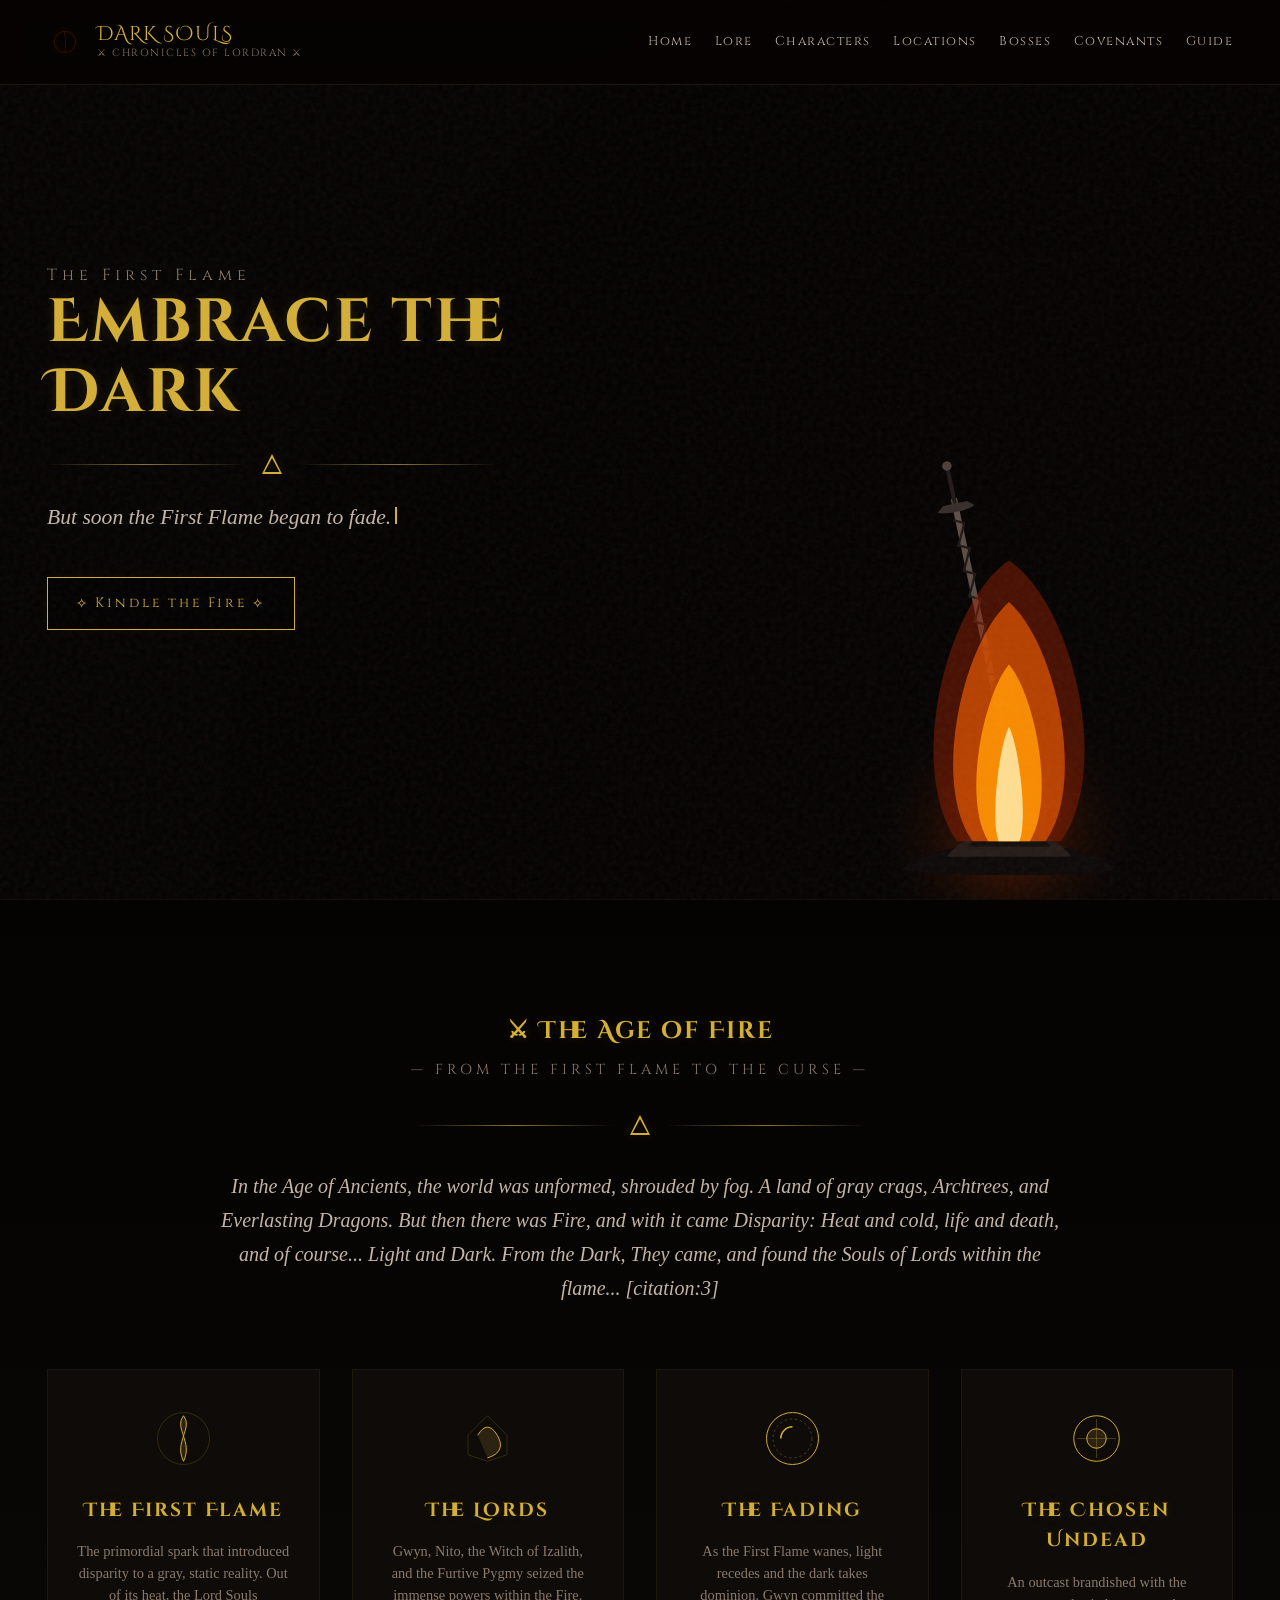
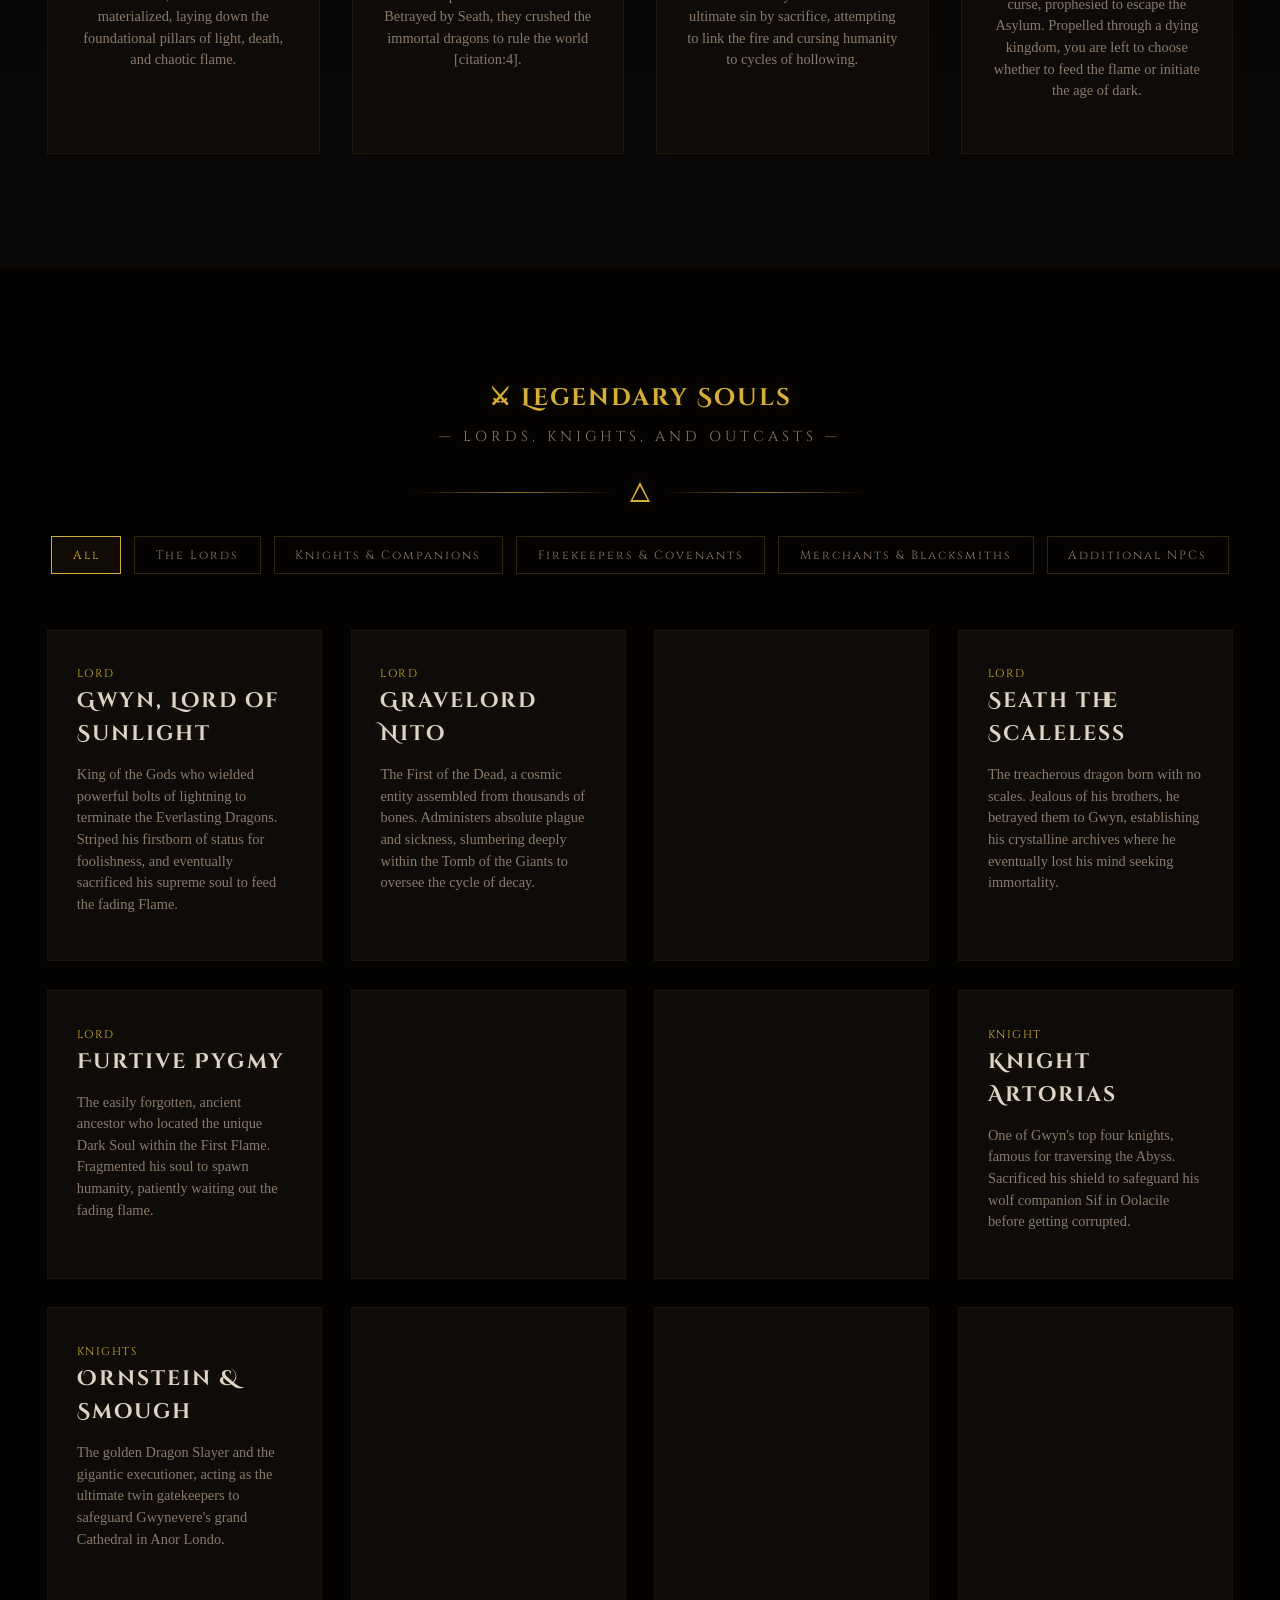
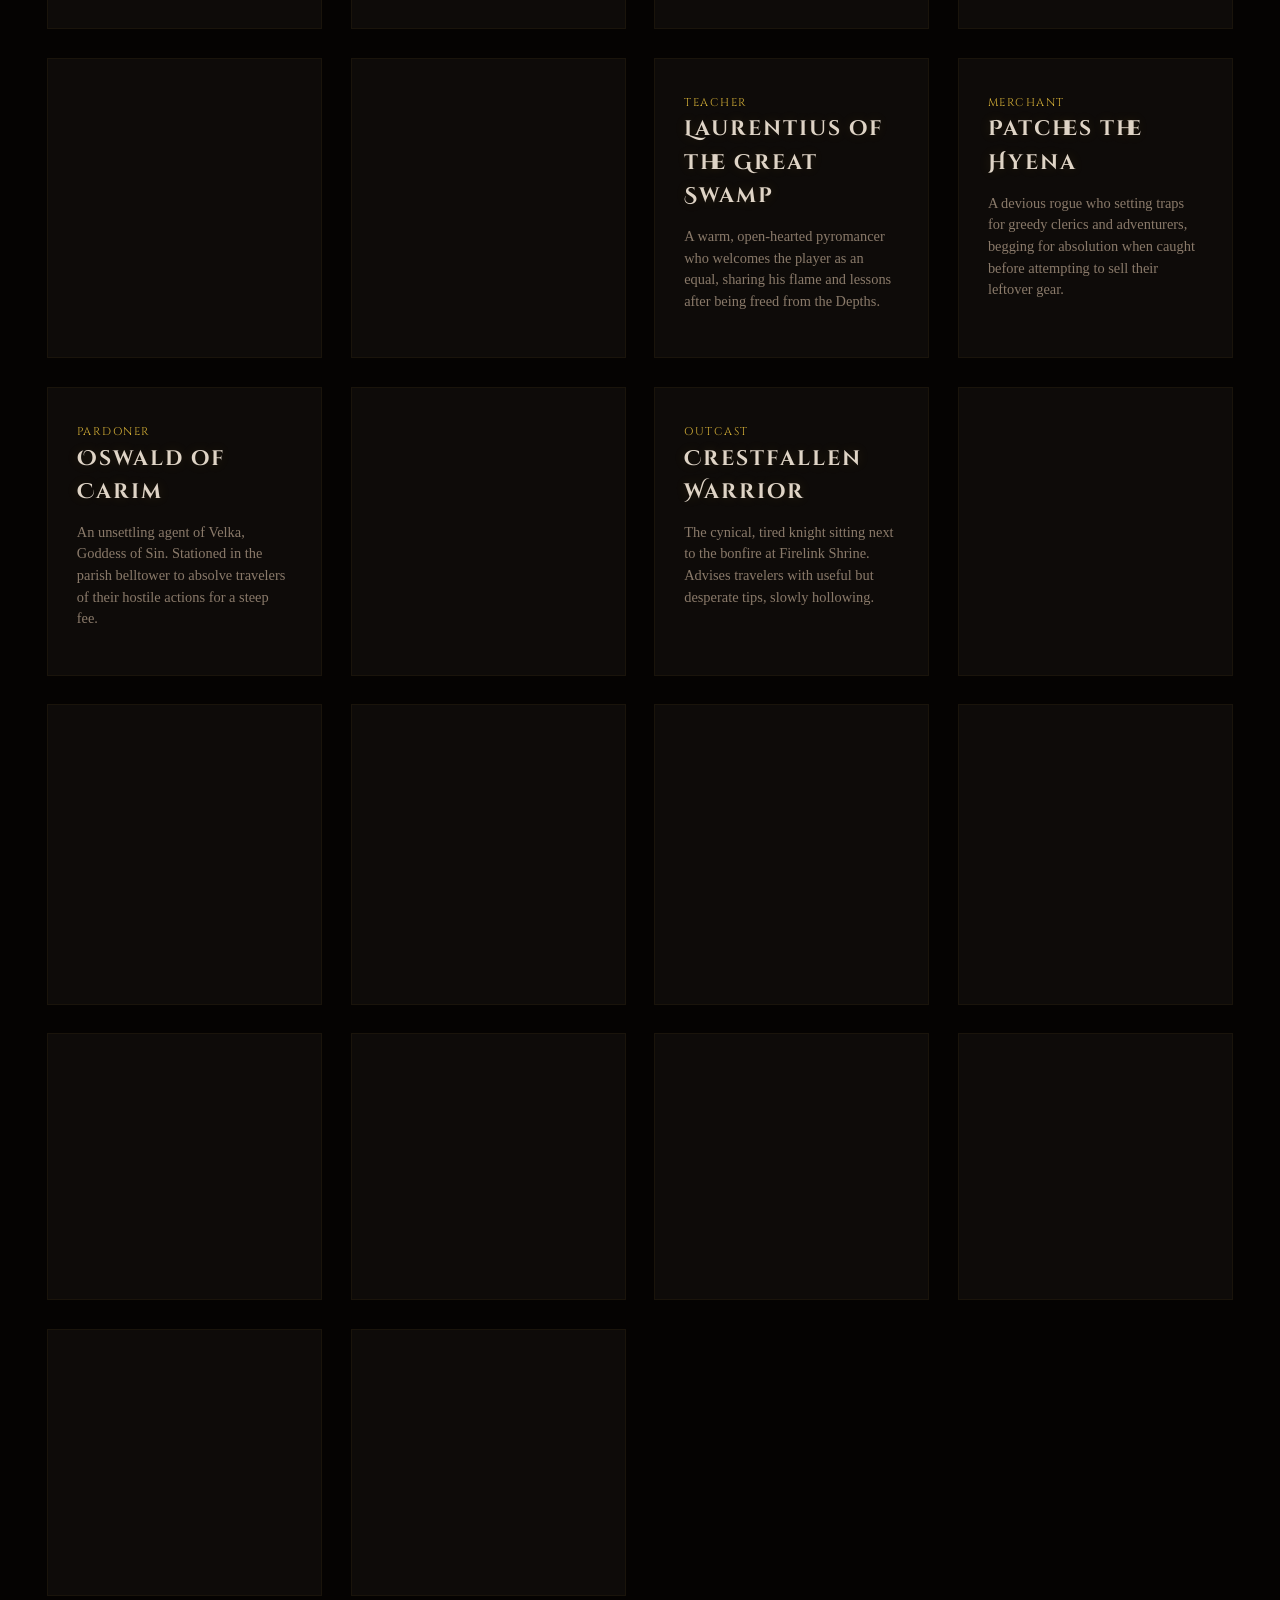
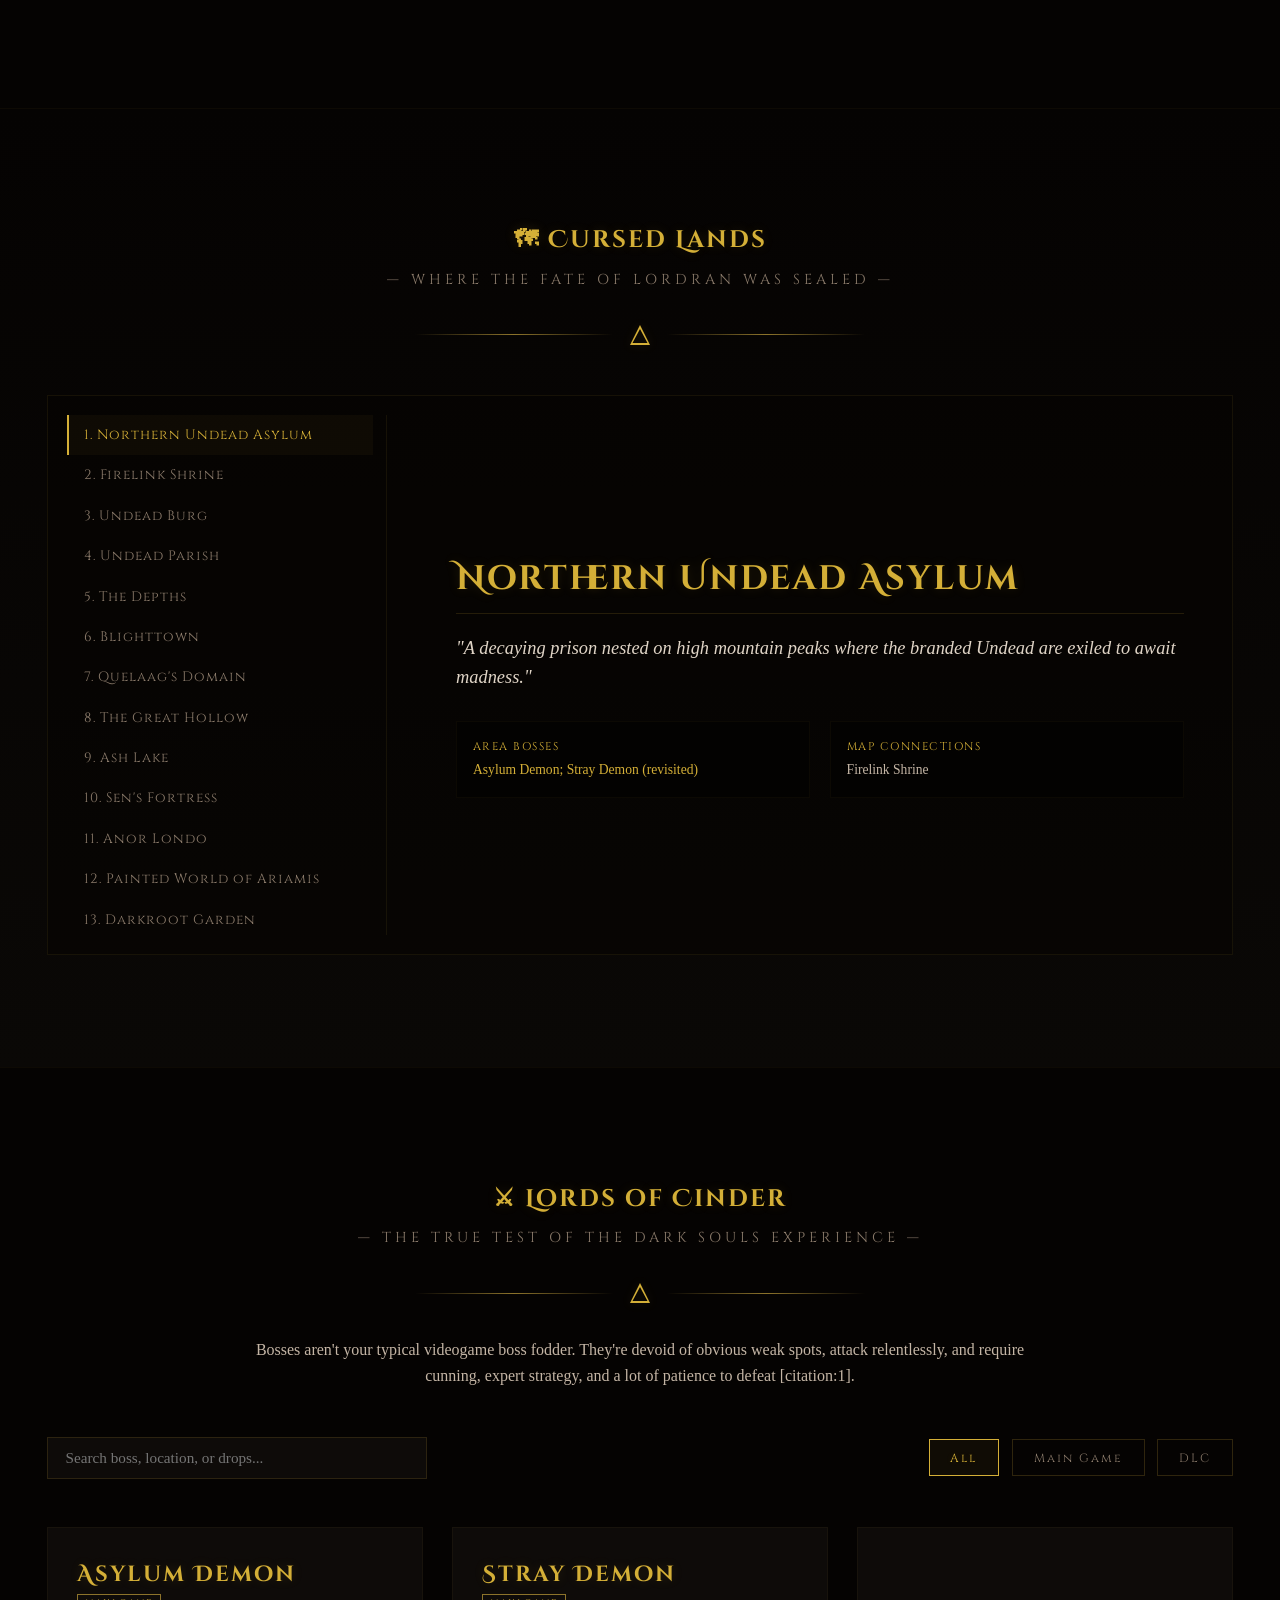
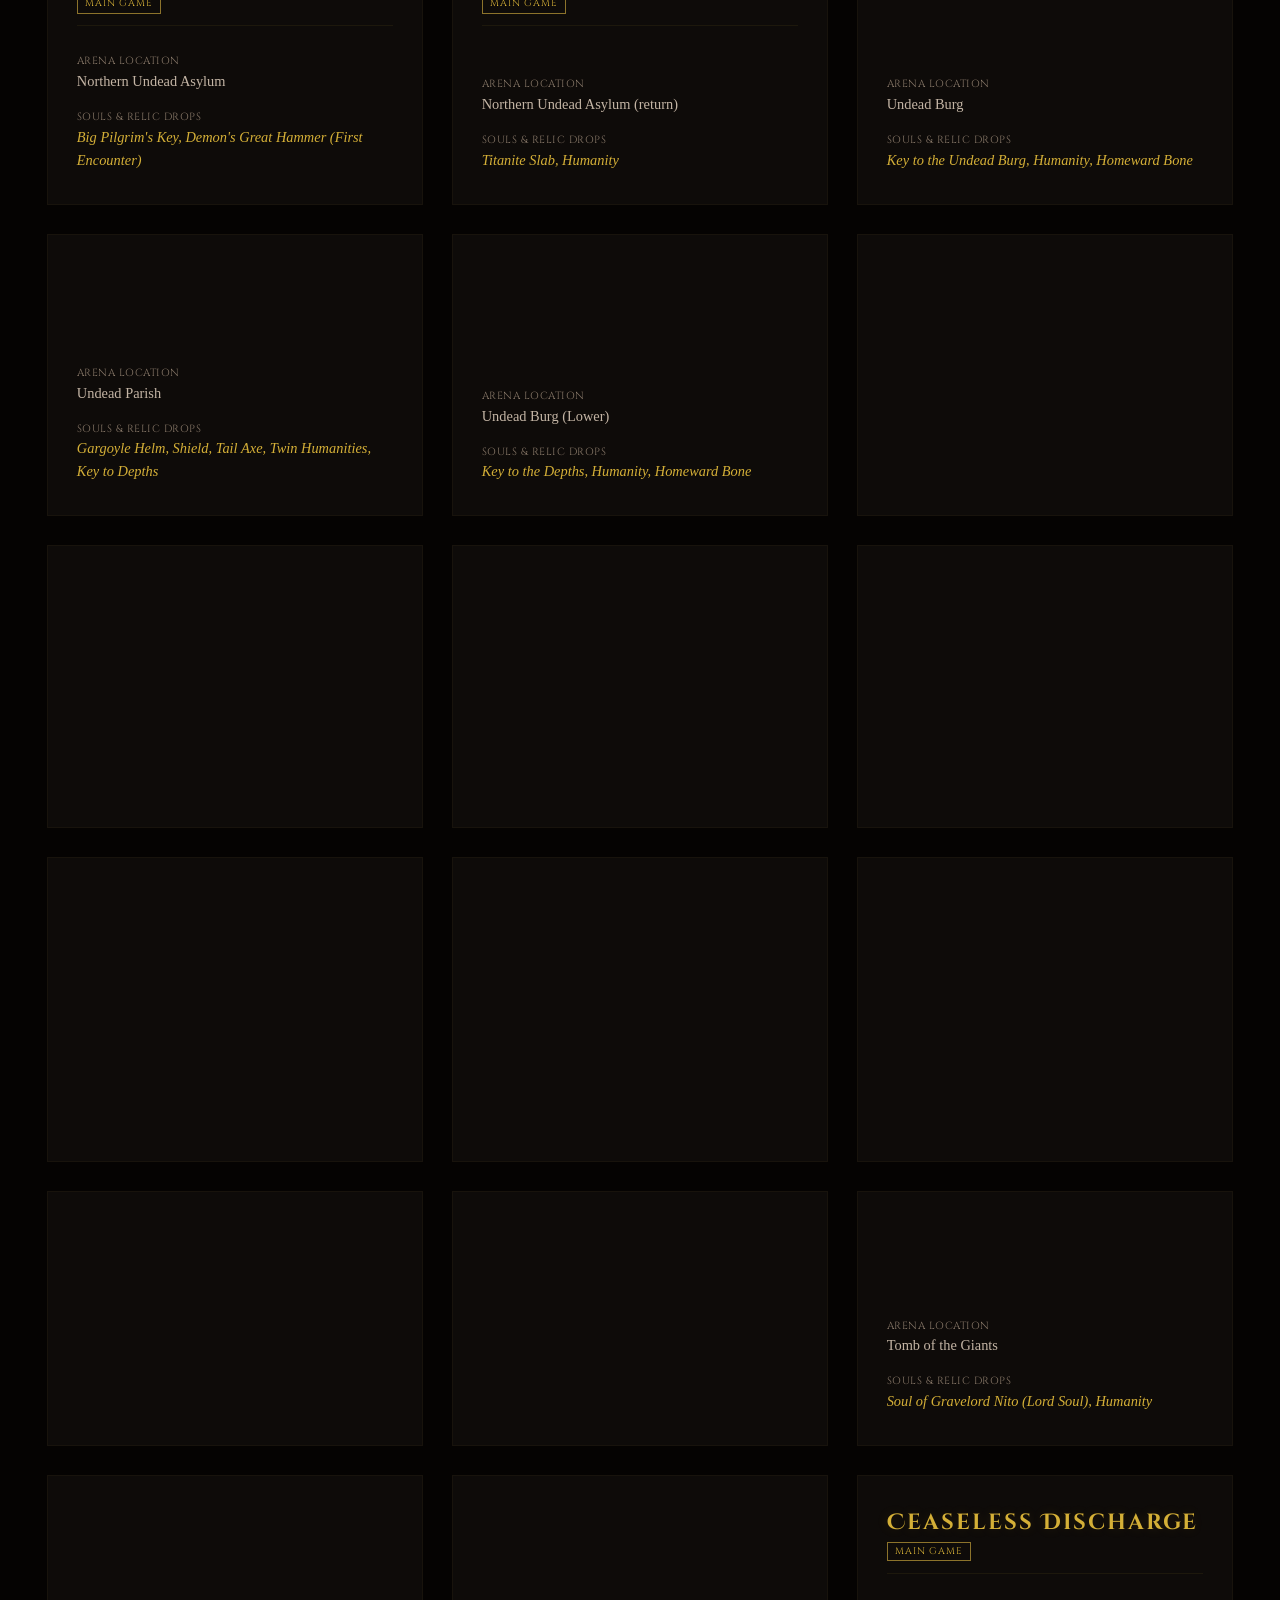
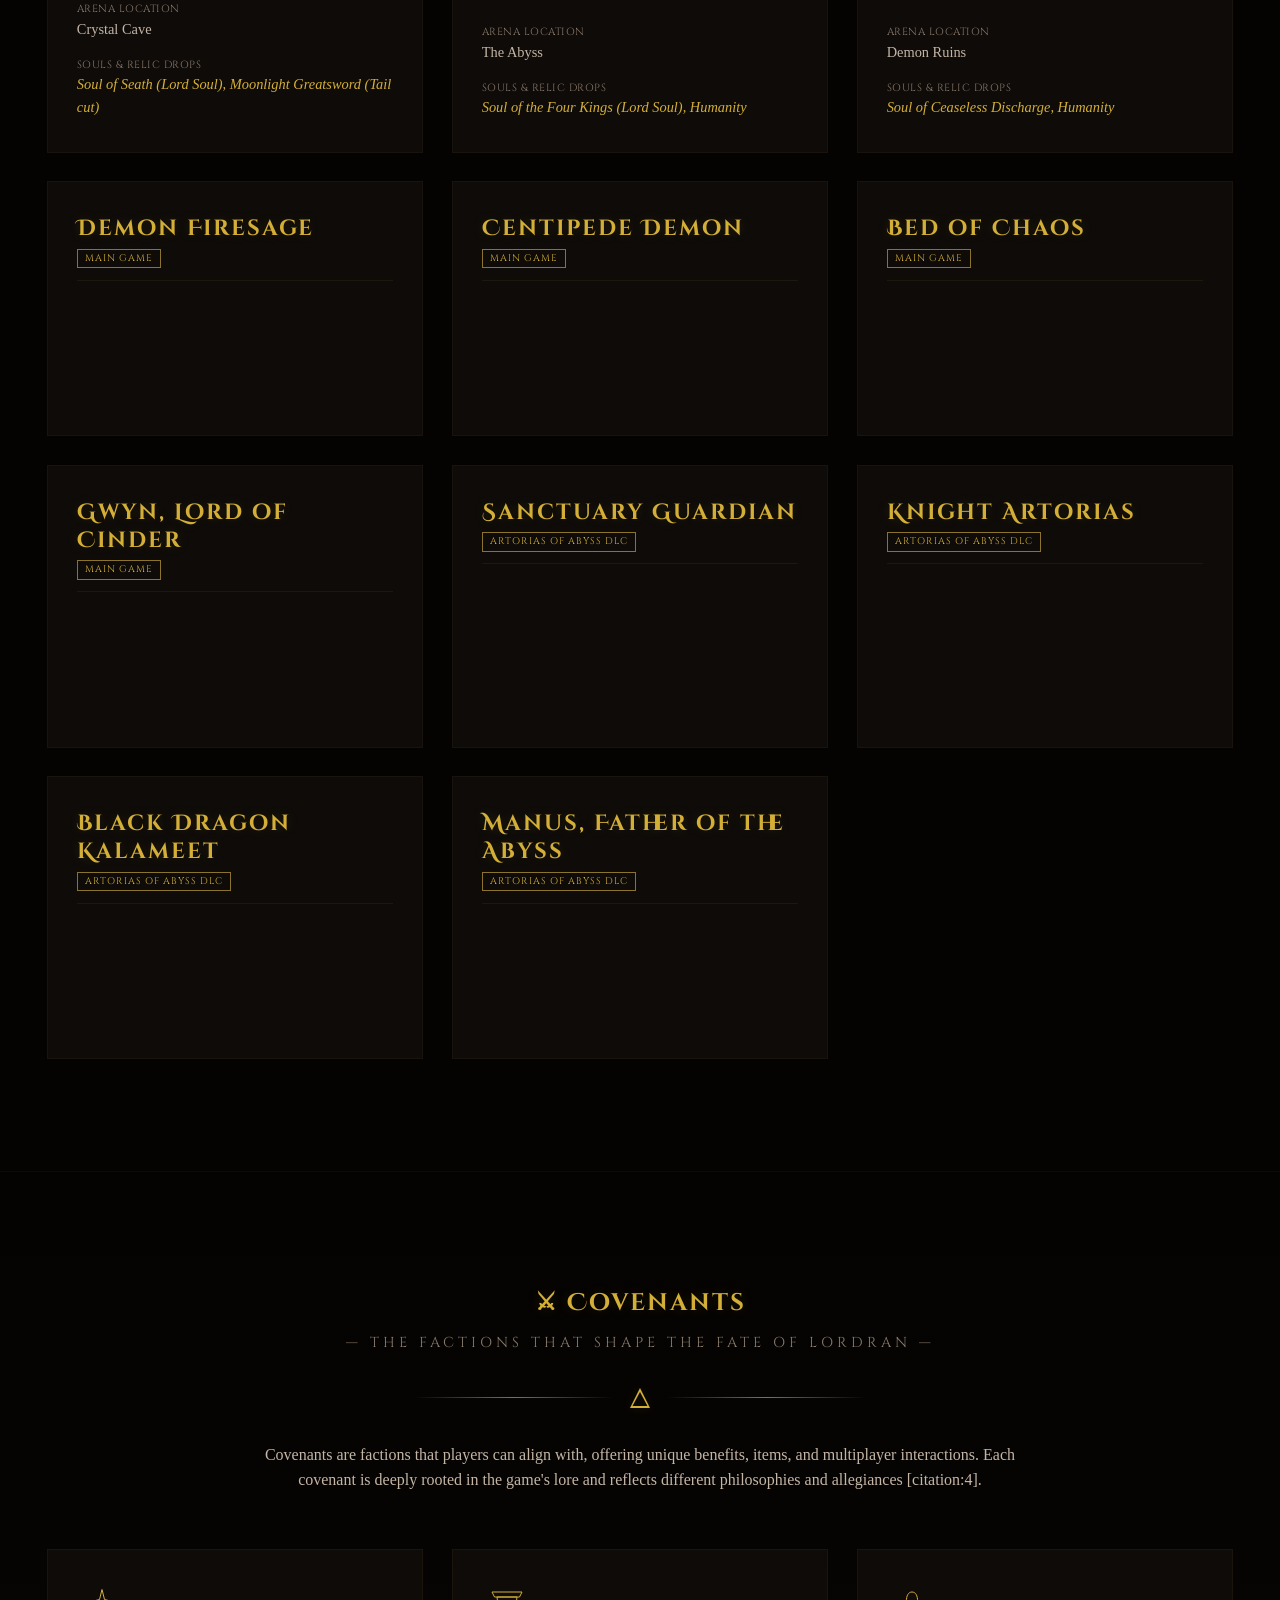
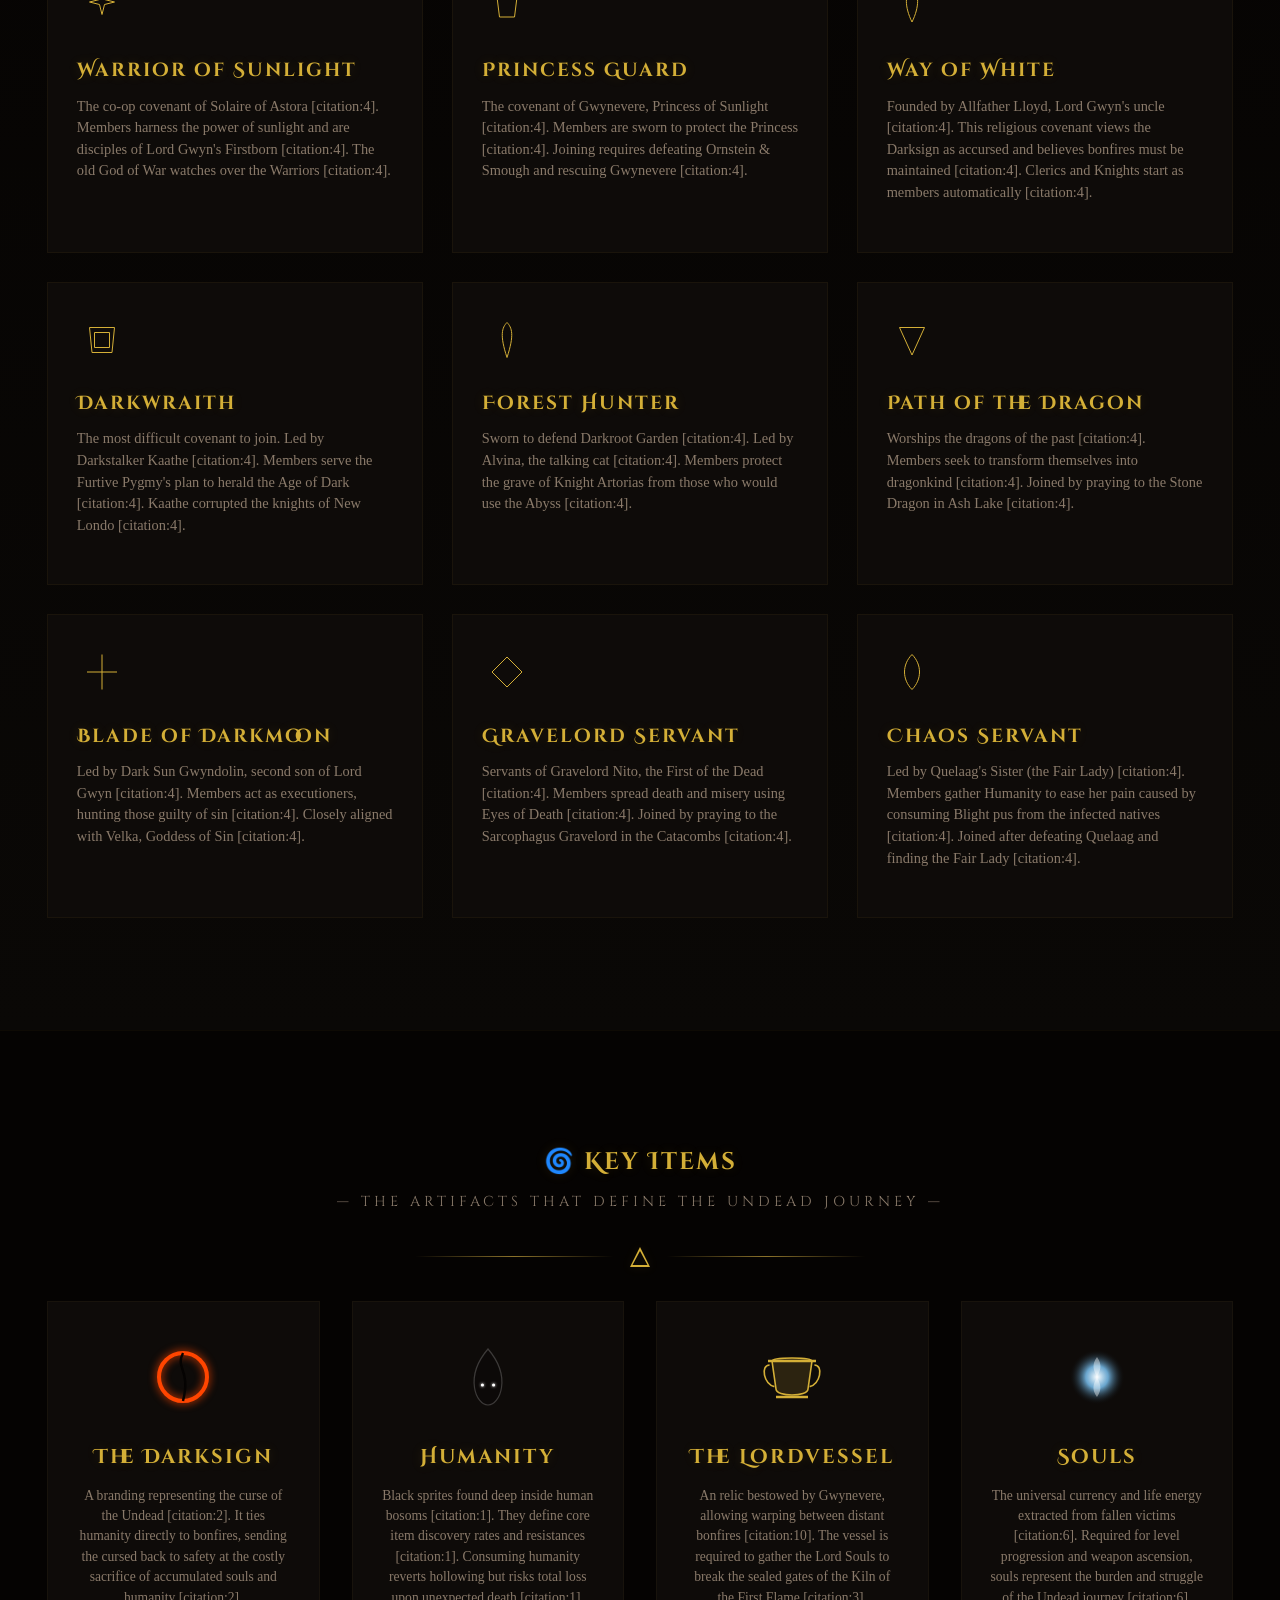
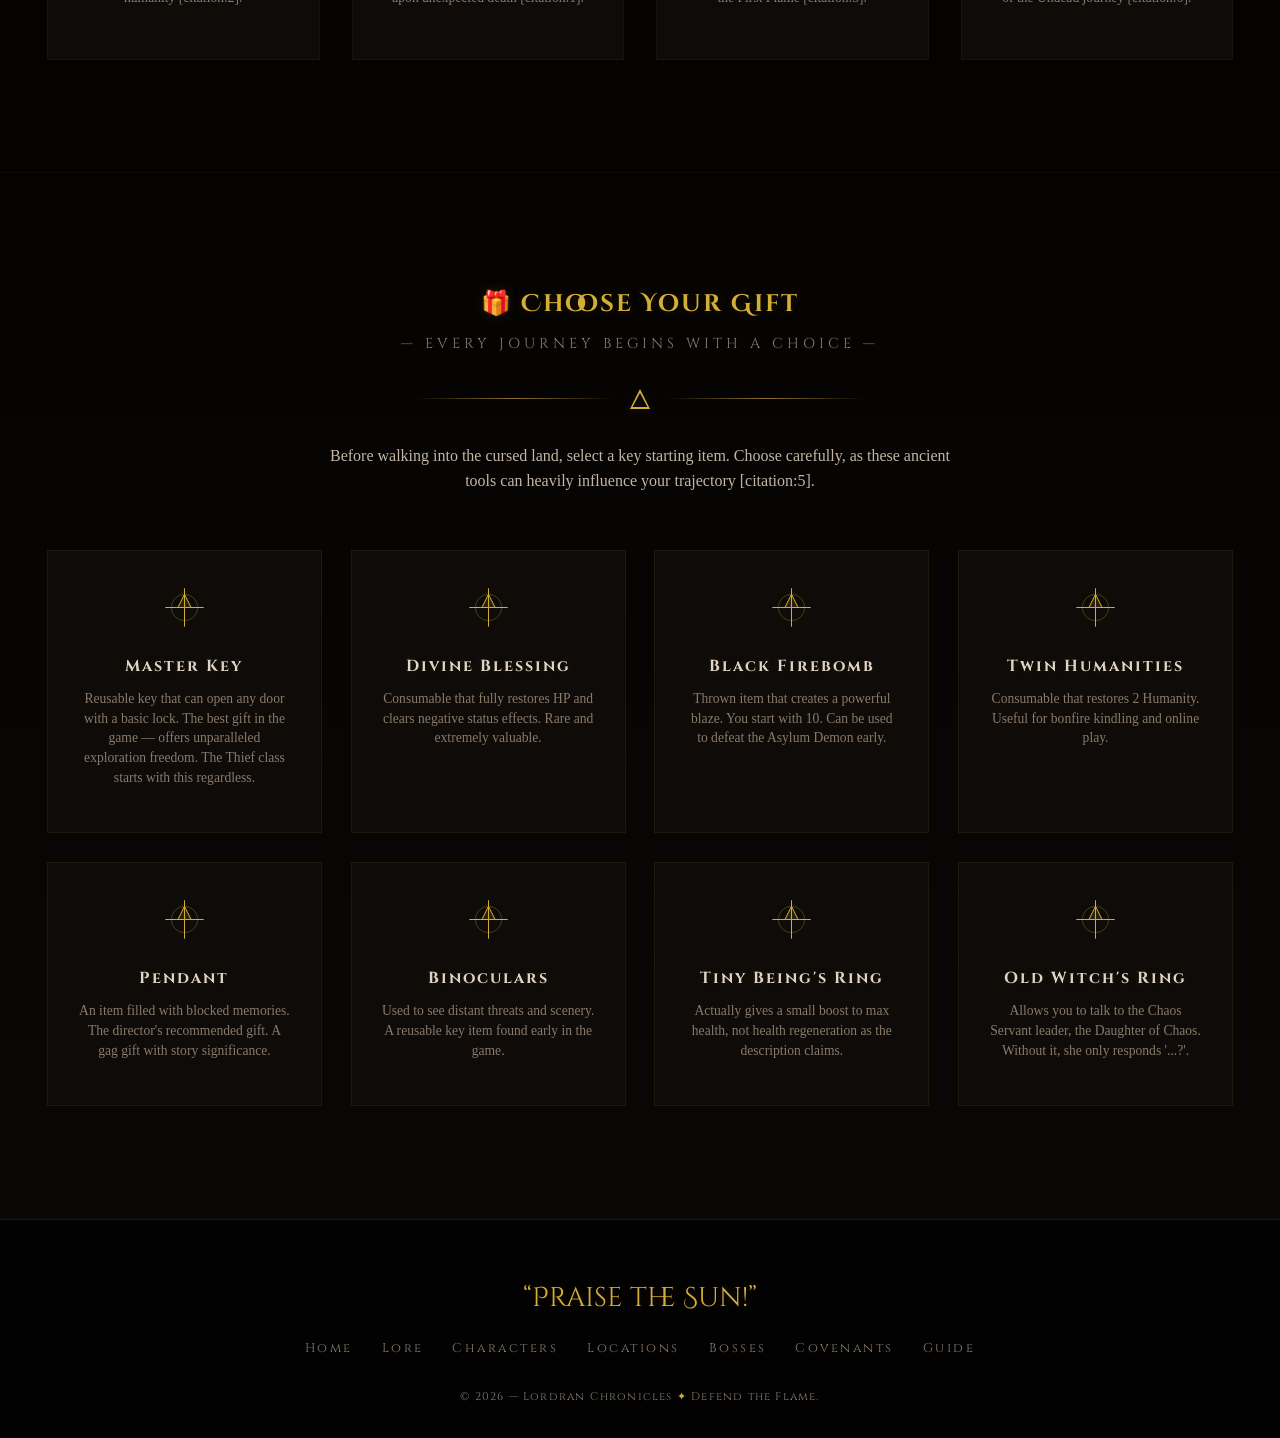
<file: dark-souls.html>
<!DOCTYPE html>
<html lang="en">
<head>
  <meta charset="UTF-8">
  <meta name="viewport" content="width=device-width, initial-scale=1.0">
  <title>Dark Souls — Chronicles of Lordran (Definitive Edition)</title>
  
  <!-- Google Fonts -->
  <link rel="preconnect" href="https://fonts.googleapis.com">
  <link rel="preconnect" href="https://fonts.gstatic.com" crossorigin>
  <link href="https://fonts.googleapis.com/css2?family=Cinzel+Decorative:wght@400;700&family=Cinzel:wght@400;600;700&family=IM+Fell+English:ital@0;1&display=swap" rel="stylesheet">

  <style>
    /* --------------------------------------------------
       CSS CUSTOM PROPERTIES & CORE ARCHITECTURE
       -------------------------------------------------- */
    :root {
      --bg-dark: #050302;
      --bg-alt: #0a0806;
      --bg-card: #0e0b09;
      --bg-card-hover: #15110e;
      --text-primary: #c4b5a5;
      --text-secondary: #8a7a6a;
      --gold: #d4af37;
      --gold-dim: #8c732b;
      --gold-glow: rgba(212, 175, 55, 0.15);
      --fire-1: #ff6633;
      --fire-2: #ff8833;
      --fire-3: #ffaa44;
      --fire-glow: rgba(255, 102, 51, 0.2);
      --font-title: 'Cinzel Decorative', cursive;
      --font-ui: 'Cinzel', serif;
      --font-body: 'IM Fell English', serif;
      --shadow-deep: 0 15px 35px rgba(0, 0, 0, 0.95);
      --transition-gothic: cubic-bezier(0.25, 0.8, 0.25, 1);
      --transition-fast: 0.25s ease;
    }

    * {
      box-sizing: border-box;
      margin: 0;
      padding: 0;
      -webkit-tap-highlight-color: transparent;
    }

    html {
      scroll-behavior: smooth;
      background-color: var(--bg-dark);
      color: var(--text-primary);
      font-family: var(--font-body);
      font-size: 16px;
      line-height: 1.6;
    }

    /* Weathered Stone Scrollbar */
    ::-webkit-scrollbar {
      width: 8px;
    }
    ::-webkit-scrollbar-track {
      background: var(--bg-dark);
    }
    ::-webkit-scrollbar-thumb {
      background: #1f1a16;
      border: 2px solid var(--bg-dark);
      border-radius: 4px;
    }
    ::-webkit-scrollbar-thumb:hover {
      background: var(--gold-dim);
    }

    /* Ambient Film-Grain Noise Layer */
    body::after {
      content: '';
      position: fixed;
      top: 0; left: 0;
      width: 100%; height: 100%;
      pointer-events: none;
      z-index: 9999;
      opacity: 0.05;
      background-image: url("data:image/svg+xml,%3Csvg viewBox='0 0 200 200' xmlns='http://www.w3.org/2000/svg'%3E%3Cfilter id='noise'%3E%3CfeTurbulence type='fractalNoise' baseFrequency='0.85' numOctaves='4' stitchTiles='stitch'/%3E%3C/filter%3E%3Crect width='100%25' height='100%25' filter='url(%23noise)'/%3E%3C/svg%3E");
    }

    body {
      overflow-x: hidden;
      background-color: var(--bg-dark);
    }

    .container {
      width: 100%;
      max-width: 1250px;
      margin: 0 auto;
      padding: 0 2rem;
    }

    /* Headings Style */
    h1, h2, h3, h4 {
      font-family: var(--font-title);
      color: var(--gold);
      text-shadow: 0 0 12px var(--gold-glow);
      font-weight: 700;
      letter-spacing: 2px;
      text-align: center;
    }

    p {
      color: var(--text-primary);
      margin-bottom: 1rem;
    }

    /* UI Subtitles */
    .section-subtitle {
      font-family: var(--font-ui);
      font-size: 0.9rem;
      color: var(--text-secondary);
      text-align: center;
      text-transform: uppercase;
      letter-spacing: 4px;
      margin-top: 0.5rem;
    }

    /* Ornate Divider */
    .ornate-divider {
      display: flex;
      align-items: center;
      justify-content: center;
      margin: 2rem auto;
      width: 100%;
      max-width: 450px;
    }
    .ornate-divider .line {
      height: 1px;
      background: linear-gradient(90deg, rgba(212,175,55,0) 0%, var(--gold-dim) 50%, rgba(212,175,55,0) 100%);
      flex-grow: 1;
    }
    .ornate-divider svg {
      width: 24px;
      height: 24px;
      fill: var(--gold);
      margin: 0 15px;
      filter: drop-shadow(0 0 5px var(--gold-glow));
    }

    /* Section defaults */
    section {
      padding: 7rem 0;
      position: relative;
      border-bottom: 1px solid rgba(212, 175, 55, 0.04);
    }

    /* Intersection Observer Reveals */
    .reveal {
      opacity: 0;
      transform: translateY(35px);
      transition: opacity 1.2s var(--transition-gothic), transform 1.2s var(--transition-gothic);
    }
    .reveal.active {
      opacity: 1;
      transform: translateY(0);
    }

    /* --------------------------------------------------
       SECTION 1: GLASSMORPHIC HEADER
       -------------------------------------------------- */
    header {
      position: fixed;
      top: 0; left: 0;
      width: 100%;
      height: 85px;
      background: rgba(5, 3, 2, 0.85);
      backdrop-filter: blur(12px);
      border-bottom: 1px solid rgba(212, 175, 55, 0.12);
      z-index: 10000;
      display: flex;
      align-items: center;
      transition: var(--transition-fast);
    }
    header.scrolled {
      height: 70px;
      background: rgba(5, 3, 2, 0.95);
    }
    .header-container {
      display: flex;
      justify-content: space-between;
      align-items: center;
      width: 100%;
    }
    .logo {
      display: flex;
      align-items: center;
      text-decoration: none;
      gap: 14px;
    }
    .logo svg {
      width: 36px;
      height: 36px;
    }
    .logo-text {
      display: flex;
      flex-direction: column;
    }
    .logo-main {
      font-family: var(--font-title);
      font-size: 1.25rem;
      color: var(--gold);
      line-height: 1.1;
      letter-spacing: 1px;
    }
    .logo-sub {
      font-family: var(--font-ui);
      font-size: 0.65rem;
      color: var(--text-secondary);
      letter-spacing: 1.5px;
    }
    nav {
      display: flex;
      gap: 1.4rem;
    }
    nav a {
      font-family: var(--font-ui);
      font-size: 0.8rem;
      color: var(--text-primary);
      text-decoration: none;
      letter-spacing: 1.5px;
      position: relative;
      padding: 0.4rem 0;
      transition: var(--transition-fast);
    }
    nav a::after {
      content: '';
      position: absolute;
      bottom: 0; left: 0;
      width: 0; height: 1px;
      background-color: var(--gold);
      transition: var(--transition-fast);
    }
    nav a:hover {
      color: var(--gold);
    }
    nav a:hover::after {
      width: 100%;
    }

    /* Mobile Hamburger Trigger */
    .nav-toggle {
      display: none;
      background: none;
      border: none;
      cursor: pointer;
      flex-direction: column;
      gap: 5px;
    }
    .nav-toggle span {
      display: block;
      width: 24px;
      height: 2px;
      background-color: var(--gold);
      transition: var(--transition-fast);
    }

    /* --------------------------------------------------
       SECTION 2: HERO SECTION
       -------------------------------------------------- */
    #home {
      height: 100vh;
      display: flex;
      align-items: center;
      justify-content: flex-start;
      overflow: hidden;
      padding: 0;
    }
    .hero-content {
      position: relative;
      z-index: 5;
      max-width: 650px;
      transform-style: preserve-3d;
      will-change: transform;
    }
    .hero-subtitle {
      font-family: var(--font-ui);
      font-size: 1rem;
      letter-spacing: 5px;
      color: var(--text-secondary);
      margin-bottom: 0.5rem;
    }
    .hero-title {
      font-size: 3.8rem;
      text-align: left;
      line-height: 1.15;
      margin-bottom: 1.5rem;
    }
    /* Animated Typewriter Box */
    .typewriter-box {
      font-family: var(--font-body);
      font-size: 1.35rem;
      font-style: italic;
      height: 45px;
      margin-bottom: 2rem;
      color: var(--text-primary);
    }
    .typewriter-cursor {
      display: inline-block;
      width: 2px;
      height: 1.1rem;
      background-color: var(--gold);
      margin-left: 4px;
      animation: blink 0.9s steps(2, start) infinite;
    }
    @keyframes blink {
      to { visibility: hidden; }
    }
    /* Ember Button CTA */
    .cta-button {
      display: inline-block;
      font-family: var(--font-ui);
      font-size: 0.85rem;
      letter-spacing: 3px;
      color: var(--gold);
      border: 1px solid var(--gold);
      background: rgba(0, 0, 0, 0.4);
      padding: 0.9rem 1.8rem;
      text-decoration: none;
      position: relative;
      overflow: hidden;
      transition: var(--transition-fast);
      box-shadow: 0 0 15px rgba(212,175,55,0.04);
    }
    .cta-button::before {
      content: '';
      position: absolute;
      top: 0; left: -100%;
      width: 100%; height: 100%;
      background: linear-gradient(90deg, transparent, rgba(212,175,55,0.08), transparent);
      transition: 0.6s ease;
    }
    .cta-button:hover {
      background: var(--gold);
      color: var(--bg-dark);
      box-shadow: 0 0 25px var(--gold-glow);
    }
    .cta-button:hover::before {
      left: 100%;
    }

    /* Swirling Fog Generator */
    .fog-wrapper {
      position: absolute;
      top: 0; left: 0;
      width: 100%; height: 100%;
      z-index: 1;
      pointer-events: none;
      overflow: hidden;
    }
    .fog-layer {
      position: absolute;
      width: 200%; height: 200%;
      background: radial-gradient(circle, rgba(15,12,10,0.2) 0%, rgba(5,3,2,0) 70%);
      opacity: 0.35;
      animation: drift 48s linear infinite;
    }
    .fog-layer-2 {
      position: absolute;
      width: 230%; height: 230%;
      background: radial-gradient(circle, rgba(20,17,14,0.22) 0%, rgba(5,3,2,0) 65%);
      opacity: 0.28;
      animation: drift 70s linear infinite reverse;
      animation-delay: -10s;
    }
    @keyframes drift {
      0% { transform: translate(-25%, -25%) rotate(0deg); }
      50% { transform: translate(0%, 0%) rotate(180deg); }
      100% { transform: translate(-25%, -25%) rotate(360deg); }
    }

    /* --------------------------------------------------
       BONFIRE METICULOUS VISUAL
       -------------------------------------------------- */
    .bonfire-container {
      position: absolute;
      bottom: -15px;
      right: 4%;
      width: 440px;
      height: 520px;
      z-index: 4;
      pointer-events: none;
    }
    .bonfire-svg {
      width: 100%;
      height: 100%;
    }
    /* Dynamic floating particles */
    .ember-particle {
      position: absolute;
      background: radial-gradient(circle, var(--fire-3) 20%, var(--fire-1) 80%);
      border-radius: 50%;
      pointer-events: none;
      filter: blur(0.4px);
      box-shadow: 0 0 10px var(--fire-1);
    }
    @keyframes riseAndFade {
      0% {
        transform: translateY(0) scale(1) translateX(0);
        opacity: 0.95;
      }
      50% {
        transform: translateY(-110px) scale(1.3) translateX(var(--drift));
      }
      100% {
        transform: translateY(-260px) scale(0) translateX(var(--drift-end));
        opacity: 0;
      }
    }
    /* Flickering properties */
    @keyframes bonfire-flicker {
      0%, 100% { filter: drop-shadow(0 0 35px rgba(255, 102, 51, 0.4)); }
      50% { filter: drop-shadow(0 0 52px rgba(255, 102, 51, 0.62)); }
    }
    @keyframes flame-sway-1 {
      0%, 100% { transform: rotate(0deg) scale(1); }
      50% { transform: rotate(2.5deg) scale(1.06) skewX(1deg); }
    }
    @keyframes flame-sway-2 {
      0%, 100% { transform: rotate(0deg) scale(1); }
      50% { transform: rotate(-3deg) scale(0.94) skewX(-1.5deg); }
    }
    .flame-glow {
      animation: bonfire-flicker 3.8s ease-in-out infinite;
    }
    .flame-layer-1 {
      transform-origin: 200px 420px;
      animation: flame-sway-1 3.2s ease-in-out infinite;
    }
    .flame-layer-2 {
      transform-origin: 200px 420px;
      animation: flame-sway-2 4.2s ease-in-out infinite;
    }

    /* --------------------------------------------------
       SECTION 3: THE LORE CARDS
       -------------------------------------------------- */
    #lore {
      background: linear-gradient(180deg, var(--bg-dark) 0%, var(--bg-alt) 100%);
    }
    .lore-intro {
      max-width: 850px;
      margin: 0 auto 4rem auto;
      text-align: center;
      font-size: 1.25rem;
      color: var(--text-primary);
      font-style: italic;
      line-height: 1.7;
    }
    .lore-grid {
      display: grid;
      grid-template-columns: repeat(auto-fit, minmax(250px, 1fr));
      gap: 2rem;
    }
    .lore-card {
      background: var(--bg-card);
      border: 1px solid rgba(212,175,55,0.08);
      padding: 2.2rem 1.8rem;
      text-align: center;
      transition: var(--transition-gothic);
      position: relative;
    }
    .lore-card::before {
      content: '';
      position: absolute;
      top: 0; left: 0; width: 100%; height: 100%;
      border: 1px solid transparent;
      transition: var(--transition-gothic);
      pointer-events: none;
    }
    .lore-card:hover {
      background: var(--bg-card-hover);
      box-shadow: var(--shadow-deep), 0 0 15px var(--gold-glow);
    }
    .lore-card:hover::before {
      border-color: var(--gold-dim);
    }
    .lore-icon {
      width: 65px;
      height: 65px;
      margin: 0 auto 1.5rem auto;
      display: flex;
      align-items: center;
      justify-content: center;
    }
    .lore-icon svg {
      width: 100%;
      height: 100%;
    }
    .lore-card h3 {
      font-size: 1.2rem;
      margin-bottom: 1rem;
    }
    .lore-card p {
      font-size: 0.9rem;
      color: var(--text-secondary);
      line-height: 1.5;
    }

    /* --------------------------------------------------
       SECTION 4: INTERACTIVE CHARACTERS SYSTEM
       -------------------------------------------------- */
    #characters {
      background-color: var(--bg-dark);
    }
    .filter-tabs {
      display: flex;
      justify-content: center;
      flex-wrap: wrap;
      gap: 0.8rem;
      margin-bottom: 3.5rem;
    }
    .tab-btn {
      background: transparent;
      border: 1px solid rgba(212, 175, 55, 0.2);
      color: var(--text-secondary);
      font-family: var(--font-ui);
      font-size: 0.75rem;
      padding: 0.6rem 1.3rem;
      letter-spacing: 2px;
      cursor: pointer;
      transition: var(--transition-fast);
    }
    .tab-btn.active, .tab-btn:hover {
      border-color: var(--gold);
      color: var(--gold);
      background: rgba(212, 175, 55, 0.05);
      text-shadow: 0 0 6px var(--gold-glow);
    }
    .character-grid {
      display: grid;
      grid-template-columns: repeat(auto-fill, minmax(270px, 1fr));
      gap: 1.8rem;
      min-height: 400px;
    }
    .char-card {
      background: var(--bg-card);
      border: 1px solid rgba(212, 175, 55, 0.06);
      padding: 1.8rem;
      display: flex;
      flex-direction: column;
      justify-content: space-between;
      transition: var(--transition-gothic);
      transform-style: preserve-3d;
      backface-visibility: hidden;
    }
    .char-card.hidden {
      display: none;
    }
    .char-card:hover {
      background: var(--bg-card-hover);
      border-color: var(--gold-dim);
      box-shadow: var(--shadow-deep), 0 0 10px var(--gold-glow);
    }
    .char-role {
      font-family: var(--font-ui);
      font-size: 0.7rem;
      color: var(--gold);
      letter-spacing: 1.5px;
      margin-bottom: 0.4rem;
      text-transform: uppercase;
    }
    .char-name {
      font-size: 1.3rem;
      text-align: left;
      color: #dfd4c6;
      margin-bottom: 0.8rem;
    }
    .char-desc {
      font-size: 0.9rem;
      color: var(--text-secondary);
      line-height: 1.5;
    }

    /* --------------------------------------------------
       SECTION 5: CURSED LANDS (ANCIENT SPLIT PANELS)
       -------------------------------------------------- */
    #locations {
      background: linear-gradient(180deg, var(--bg-dark) 0%, var(--bg-alt) 100%);
    }
    .locations-layout {
      display: grid;
      grid-template-columns: 320px 1fr;
      gap: 2.5rem;
      margin-top: 3rem;
      border: 1px solid rgba(212,175,55,0.08);
      background: rgba(5,3,2,0.45);
      padding: 1.2rem;
    }
    .location-list-pane {
      max-height: 520px;
      overflow-y: auto;
      border-right: 1px solid rgba(212,175,55,0.08);
      padding-right: 0.8rem;
    }
    .location-btn {
      width: 100%;
      text-align: left;
      background: transparent;
      border: none;
      font-family: var(--font-ui);
      font-size: 0.85rem;
      color: var(--text-secondary);
      padding: 0.7rem 0.9rem;
      cursor: pointer;
      border-left: 2px solid transparent;
      transition: var(--transition-fast);
      letter-spacing: 1px;
    }
    .location-btn.active, .location-btn:hover {
      color: var(--gold);
      border-left-color: var(--gold);
      background: rgba(212, 175, 55, 0.04);
    }
    .location-detail-pane {
      padding: 1rem 1.8rem;
      display: flex;
      flex-direction: column;
      justify-content: center;
      min-height: 440px;
      position: relative;
    }
    .detail-container {
      animation: fadeIn 0.5s var(--transition-gothic) forwards;
    }
    @keyframes fadeIn {
      from { opacity: 0; transform: translateY(8px); }
      to { opacity: 1; transform: translateY(0); }
    }
    .detail-name {
      font-size: 2.1rem;
      text-align: left;
      margin-bottom: 1.2rem;
      border-bottom: 1px solid rgba(212,175,55,0.15);
      padding-bottom: 0.5rem;
    }
    .detail-meta {
      display: grid;
      grid-template-columns: repeat(auto-fit, minmax(180px, 1fr));
      gap: 1.2rem;
      margin-top: 1.8rem;
    }
    .meta-box {
      background: rgba(0, 0, 0, 0.45);
      padding: 1rem;
      border: 1px solid rgba(212,175,55,0.04);
    }
    .meta-title {
      font-family: var(--font-ui);
      font-size: 0.7rem;
      color: var(--gold);
      letter-spacing: 1.5px;
      margin-bottom: 0.2rem;
      text-transform: uppercase;
    }
    .meta-content {
      font-size: 0.85rem;
      color: var(--text-primary);
    }

    /* --------------------------------------------------
       SECTION 6: LORDS OF CINDER BESTIARY
       -------------------------------------------------- */
    #bosses {
      background-color: var(--bg-dark);
    }
    .boss-controls {
      display: flex;
      justify-content: space-between;
      align-items: center;
      gap: 1.5rem;
      margin-bottom: 3rem;
      flex-wrap: wrap;
    }
    .boss-search {
      flex-grow: 1;
      max-width: 380px;
      background: var(--bg-card);
      border: 1px solid rgba(212,175,55,0.15);
      padding: 0.7rem 1.1rem;
      font-family: var(--font-body);
      font-size: 0.95rem;
      color: var(--text-primary);
      outline: none;
      transition: var(--transition-fast);
    }
    .boss-search:focus {
      border-color: var(--gold);
      box-shadow: 0 0 10px var(--gold-glow);
    }
    .boss-grid {
      display: grid;
      grid-template-columns: repeat(auto-fill, minmax(310px, 1fr));
      gap: 1.8rem;
    }
    .boss-card {
      background: var(--bg-card);
      border: 1px solid rgba(212, 175, 55, 0.05);
      padding: 2rem 1.8rem;
      display: flex;
      flex-direction: column;
      justify-content: space-between;
      transition: var(--transition-gothic);
      transform-style: preserve-3d;
      backface-visibility: hidden;
    }
    .boss-card.hidden {
      display: none;
    }
    .boss-card:hover {
      background: var(--bg-card-hover);
      border-color: var(--gold-dim);
      box-shadow: var(--shadow-deep), 0 0 12px var(--gold-glow);
    }
    .boss-header {
      border-bottom: 1px solid rgba(212,175,55,0.08);
      padding-bottom: 0.7rem;
      margin-bottom: 1rem;
    }
    .boss-name {
      font-size: 1.4rem;
      text-align: left;
      line-height: 1.25;
    }
    .boss-badge {
      display: inline-block;
      font-family: var(--font-ui);
      font-size: 0.6rem;
      padding: 1px 7px;
      border: 1px solid var(--gold-dim);
      color: var(--gold);
      text-transform: uppercase;
      margin-top: 0.4rem;
      letter-spacing: 1px;
    }
    .boss-row {
      margin-top: 0.7rem;
    }
    .boss-label {
      font-family: var(--font-ui);
      font-size: 0.65rem;
      color: var(--text-secondary);
      text-transform: uppercase;
      letter-spacing: 0.5px;
    }
    .boss-val {
      font-size: 0.9rem;
      color: var(--text-primary);
    }

    /* --------------------------------------------------
       SECTION 7: COVENANTS GRID
       -------------------------------------------------- */
    #covenants {
      background: linear-gradient(180deg, var(--bg-dark) 0%, var(--bg-alt) 100%);
    }
    .covenant-grid {
      display: grid;
      grid-template-columns: repeat(auto-fit, minmax(310px, 1fr));
      gap: 1.8rem;
    }
    .covenant-card {
      background: var(--bg-card);
      border: 1px solid rgba(212,175,55,0.06);
      padding: 2rem 1.8rem;
      transition: var(--transition-gothic);
      position: relative;
    }
    .covenant-card:hover {
      background: var(--bg-card-hover);
      border-color: var(--gold);
      box-shadow: var(--shadow-deep), 0 0 15px var(--gold-glow);
    }
    .covenant-sigil {
      width: 50px;
      height: 50px;
      margin-bottom: 1rem;
      fill: var(--gold);
    }
    .covenant-card h3 {
      text-align: left;
      font-size: 1.2rem;
      margin-bottom: 0.6rem;
    }
    .covenant-card p {
      font-size: 0.9rem;
      color: var(--text-secondary);
      line-height: 1.5;
    }

    /* --------------------------------------------------
       SECTION 8: KEY ITEMS & HUMANITY
       -------------------------------------------------- */
    #key-items {
      background-color: var(--bg-dark);
    }
    .item-grid {
      display: grid;
      grid-template-columns: repeat(auto-fit, minmax(260px, 1fr));
      gap: 2rem;
    }
    .item-card {
      background: var(--bg-card);
      border: 1px solid rgba(212,175,55,0.05);
      padding: 2.2rem 1.8rem;
      text-align: center;
      transition: var(--transition-gothic);
    }
    .item-card:hover {
      background: var(--bg-card-hover);
      box-shadow: var(--shadow-deep), 0 0 15px var(--gold-glow);
    }
    .item-svg {
      width: 80px;
      height: 80px;
      margin: 0 auto 1.5rem auto;
    }
    .item-card h3 {
      font-size: 1.25rem;
      margin-bottom: 0.8rem;
    }
    .item-card p {
      font-size: 0.85rem;
      color: var(--text-secondary);
      line-height: 1.5;
    }

    /* --------------------------------------------------
       SECTION 9: STARTING GIFTS (INVENTORY PANELS)
       -------------------------------------------------- */
    #guide {
      background: linear-gradient(180deg, var(--bg-dark) 0%, var(--bg-alt) 100%);
    }
    .gift-grid {
      display: grid;
      grid-template-columns: repeat(auto-fit, minmax(250px, 1fr));
      gap: 1.8rem;
    }
    .gift-slot {
      background: var(--bg-card);
      border: 1px solid rgba(212,175,55,0.08);
      padding: 1.8rem;
      text-align: center;
      cursor: pointer;
      transition: var(--transition-gothic);
    }
    .gift-slot:hover {
      background: var(--bg-card-hover);
      border-color: var(--gold);
      box-shadow: 0 0 20px var(--gold-glow);
    }
    .gift-icon {
      width: 55px;
      height: 55px;
      margin: 0 auto 1.2rem auto;
    }
    .gift-title {
      font-family: var(--font-ui);
      font-size: 1rem;
      color: #dfd4c6;
      margin-bottom: 0.6rem;
    }
    .gift-desc {
      font-size: 0.85rem;
      color: var(--text-secondary);
      line-height: 1.45;
    }

    /* --------------------------------------------------
       SECTION 10: FOOTER
       -------------------------------------------------- */
    footer {
      background-color: #030202;
      border-top: 1px solid rgba(212, 175, 55, 0.12);
      padding: 3.5rem 0 2rem 0;
      text-align: center;
    }
    .footer-links {
      display: flex;
      justify-content: center;
      gap: 1.8rem;
      margin-bottom: 1.8rem;
      flex-wrap: wrap;
    }
    .footer-links a {
      font-family: var(--font-ui);
      font-size: 0.8rem;
      color: var(--text-secondary);
      text-decoration: none;
      letter-spacing: 2.5px;
      transition: var(--transition-fast);
    }
    .footer-links a:hover {
      color: var(--gold);
    }
    .praise-sun {
      font-family: var(--font-title);
      font-size: 1.7rem;
      color: var(--gold);
      margin-bottom: 1.2rem;
      text-shadow: 0 0 10px var(--gold-glow);
    }
    .copyright {
      font-family: var(--font-ui);
      font-size: 0.7rem;
      color: var(--text-secondary);
      letter-spacing: 1.2px;
    }
    .pulsing-star {
      display: inline-block;
      color: var(--gold);
      animation: heart-pulse 2.2s ease-in-out infinite;
    }
    @keyframes heart-pulse {
      0%, 100% { transform: scale(1); opacity: 0.5; }
      50% { transform: scale(1.35); opacity: 1; }
    }

    /* --------------------------------------------------
       RESPONSIVE ADAPTABILITY
       -------------------------------------------------- */
    @media (max-width: 1100px) {
      .bonfire-container {
        width: 330px;
        height: 420px;
        right: 2%;
      }
      .hero-title {
        font-size: 3rem;
      }
    }

    @media (max-width: 950px) {
      .locations-layout {
        grid-template-columns: 1fr;
      }
      .location-list-pane {
        border-right: none;
        border-bottom: 1px solid rgba(212,175,55,0.12);
        display: flex;
        overflow-x: auto;
        white-space: nowrap;
        max-height: none;
        padding-bottom: 0.5rem;
      }
      .location-btn {
        display: inline-block;
        border-left: none;
        border-bottom: 2px solid transparent;
        width: auto;
      }
      .location-btn.active {
        border-bottom-color: var(--gold);
      }
      .location-detail-pane {
        min-height: auto;
        padding: 1.2rem 0;
      }
    }

    @media (max-width: 768px) {
      .nav-toggle {
        display: flex;
        z-index: 10002;
      }
      nav {
        position: fixed;
        top: 0; right: -100%;
        width: 75%;
        height: 100vh;
        background: rgba(5, 3, 2, 0.98);
        border-left: 1px solid var(--gold-dim);
        flex-direction: column;
        justify-content: center;
        align-items: center;
        gap: 1.8rem;
        transition: var(--transition-gothic);
        z-index: 10001;
      }
      nav.open {
        right: 0;
      }
      header.mobile-menu-active .nav-toggle span:nth-child(1) {
        transform: rotate(45deg) translate(5px, 5px);
      }
      header.mobile-menu-active .nav-toggle span:nth-child(2) {
        opacity: 0;
      }
      header.mobile-menu-active .nav-toggle span:nth-child(3) {
        transform: rotate(-45deg) translate(5px, -5px);
      }

      #home {
        text-align: center;
        padding-top: 80px;
      }
      .hero-content {
        max-width: 100%;
        margin: 0 auto;
        padding: 0 1rem;
        display: flex;
        flex-direction: column;
        align-items: center;
      }
      .hero-title {
        font-size: 2.3rem;
        text-align: center;
      }
      .bonfire-container {
        position: relative;
        width: 220px;
        height: 280px;
        margin: 1.5rem auto 0 auto;
        right: auto;
        bottom: auto;
      }

      section {
        padding: 4.5rem 0;
      }
      .boss-controls {
        flex-direction: column;
        align-items: stretch;
      }
      .boss-search {
        max-width: 100%;
      }
    }
  </style>
</head>
<body>

  <!-- Scroll Progress Indicator -->
  <div id="progress-bar"></div>
  <style>
    #progress-bar {
      position: fixed;
      top: 0;
      left: 0;
      height: 3px;
      background: var(--gold);
      z-index: 99999;
      width: 0;
      transition: width 0.1s;
    }
  </style>

  <!-- FIXED GLASSMORPHIC HEADER -->
  <header id="main-header">
    <div class="container header-container">
      <a href="#home" class="logo">
        <!-- Darksign inline SVG -->
        <svg viewBox="0 0 100 100" xmlns="http://www.w3.org/2000/svg">
          <defs>
            <radialGradient id="ringGlow" cx="50%" cy="50%" r="50%">
              <stop offset="60%" stop-color="#ff4500" stop-opacity="0.9" />
              <stop offset="85%" stop-color="#ff8c00" stop-opacity="0.5" />
              <stop offset="100%" stop-color="#050302" stop-opacity="0" />
            </radialGradient>
          </defs>
          <circle cx="50" cy="50" r="32" fill="none" stroke="url(#ringGlow)" stroke-width="6" filter="drop-shadow(0 0 8px #ff4500)" />
          <path d="M50,18 C45,28 55,24 50,82" fill="none" stroke="#2a1408" stroke-width="2.5" />
        </svg>
        <div class="logo-text">
          <span class="logo-main">DARK SOULS</span>
          <span class="logo-sub">⚔ CHRONICLES OF LORDRAN ⚔</span>
        </div>
      </a>
      
      <button class="nav-toggle" aria-label="Toggle navigation">
        <span></span>
        <span></span>
        <span></span>
      </button>

      <nav id="nav-menu">
        <a href="#home">Home</a>
        <a href="#lore">Lore</a>
        <a href="#characters">Characters</a>
        <a href="#locations">Locations</a>
        <a href="#bosses">Bosses</a>
        <a href="#covenants">Covenants</a>
        <a href="#guide">Guide</a>
      </nav>
    </div>
  </header>

  <!-- IMMERSIVE HERO SECTION -->
  <section id="home">
    <div class="fog-wrapper">
      <div class="fog-layer"></div>
      <div class="fog-layer-2"></div>
    </div>
    
    <div class="container" style="position: relative; z-index: 2; height: 100%; display: flex; align-items: center;">
      <div class="hero-content parallax-box">
        <span class="hero-subtitle">The First Flame</span>
        <h1 class="hero-title">Embrace the Dark</h1>
        
        <div class="ornate-divider" style="margin: 0 0 1.5rem 0;">
          <div class="line"></div>
          <svg viewBox="0 0 24 24"><path d="M12 2L2 22h20L12 2zm0 4l7.5 14h-15L12 6z"/></svg>
          <div class="line"></div>
        </div>

        <div class="typewriter-box">
          <span id="typewriter"></span><span class="typewriter-cursor"></span>
        </div>
        
        <a href="#lore" class="cta-button">⟡ Kindle the Fire ⟡</a>
      </div>
    </div>

    <!-- EXQUISITE BONFIRE VISUAL -->
    <div class="bonfire-container">
      <svg class="bonfire-svg" viewBox="0 0 400 500" xmlns="http://www.w3.org/2000/svg">
        <defs>
          <radialGradient id="glowBase" cx="50%" cy="50%" r="50%">
            <stop offset="0%" stop-color="#ff4400" stop-opacity="0.35" />
            <stop offset="100%" stop-color="#050302" stop-opacity="0" />
          </radialGradient>
        </defs>

        <circle cx="200" cy="420" r="130" fill="url(#glowBase)" class="flame-glow" />

        <!-- Pile of Ash and Skeletons -->
        <path d="M100,455 C130,425 270,425 300,455 C320,465 80,465 100,455 Z" fill="#0d0908" />
        <path d="M140,445 C165,410 235,410 260,445 Z" fill="#251b17" />
        <path d="M160,435 L240,435 C220,410 180,410 160,435 Z" fill="#130e0c" />

        <!-- The Coiled Sword -->
        <g id="coiled-sword" transform="rotate(-12, 200, 350)">
          <!-- Iron blade -->
          <path d="M197,95 L203,95 L203,420 L197,420 Z" fill="#5c4d46" />
          <!-- Coiled fire-twisted edge details -->
          <path d="M195,115 L205,120 L195,140 L205,145 L195,165 L205,170 L195,190 L205,195 L195,215 L205,220 L195,240 L205,245 L195,265 L205,270 L195,290 L205,295 L195,315 L205,320 L195,340 L205,345 L195,365 L205,370 L195,390 L205,395" fill="none" stroke="#1f1815" stroke-width="2.2" />
          <!-- Melted crossguard -->
          <path d="M182,105 C188,109 212,109 218,105 L212,100 L188,100 Z" fill="#362d29" />
          <!-- Twisted handle -->
          <path d="M198,65 L202,65 L202,100 L198,100 Z" fill="#211a17" />
          <circle cx="200" cy="63" r="4.5" fill="#4d3f3a" />
        </g>

        <!-- Dynamic Multi-layered Flames -->
        <g class="flame-glow">
          <!-- Deep Red Back Layer -->
          <path class="flame-layer-2" d="M150,430 C100,360 140,200 200,160 C260,200 300,360 250,430 Z" fill="#991f00" opacity="0.45" />
          <!-- Warm Amber Middle Layer -->
          <path class="flame-layer-1" d="M165,430 C125,375 155,240 200,200 C245,240 275,375 235,430 Z" fill="#d34e00" opacity="0.8" />
          <!-- Bright Inner Flame -->
          <path class="flame-layer-2" d="M180,430 C155,390 175,290 200,260 C225,290 245,390 220,430 Z" fill="#ff9400" opacity="0.9" />
          <!-- Brilliant Core -->
          <path class="flame-layer-1" d="M190,430 C182,410 190,340 200,320 C210,340 218,410 210,430 Z" fill="#ffe399" opacity="0.95" />
        </g>
      </svg>
    </div>
  </section>

  <!-- THE LORE CHRONICLE -->
  <section id="lore" class="reveal">
    <div class="container">
      <h2>⚔ The Age of Fire</h2>
      <p class="section-subtitle">— from the First Flame to the Curse —</p>
      
      <div class="ornate-divider">
        <div class="line"></div>
        <svg viewBox="0 0 24 24"><path d="M12 2L2 22h20L12 2zm0 4l7.5 14h-15L12 6z"/></svg>
        <div class="line"></div>
      </div>

      <p class="lore-intro">
        In the Age of Ancients, the world was unformed, shrouded by fog. A land of gray crags, Archtrees, and Everlasting Dragons. But then there was Fire, and with it came Disparity: Heat and cold, life and death, and of course... Light and Dark. From the Dark, They came, and found the Souls of Lords within the flame... [citation:3]
      </p>

      <div class="lore-grid">
        <!-- Card 1 -->
        <div class="lore-card tilt-box">
          <div class="lore-icon">
            <svg viewBox="0 0 100 100" fill="none" stroke="var(--gold)" stroke-width="1.5">
              <circle cx="50" cy="50" r="40" stroke-opacity="0.2" />
              <path d="M50,15 C65,35 35,55 50,85 C65,55 35,35 50,15 Z" fill="var(--gold-glow)" />
            </svg>
          </div>
          <h3>The First Flame</h3>
          <p>The primordial spark that introduced disparity to a gray, static reality. Out of its heat, the Lord Souls materialized, laying down the foundational pillars of light, death, and chaotic flame.</p>
        </div>

        <!-- Card 2 -->
        <div class="lore-card tilt-box">
          <div class="lore-icon">
            <svg viewBox="0 0 100 100" fill="none" stroke="var(--gold)" stroke-width="1.5">
              <polygon points="50,15 80,45 80,75 50,85 20,75 20,45" stroke-opacity="0.2" />
              <path d="M35,45 Q50,20 65,45 T50,80" fill="var(--gold-glow)" />
            </svg>
          </div>
          <h3>The Lords</h3>
          <p>Gwyn, Nito, the Witch of Izalith, and the Furtive Pygmy seized the immense powers within the Fire. Betrayed by Seath, they crushed the immortal dragons to rule the world [citation:4].</p>
        </div>

        <!-- Card 3 -->
        <div class="lore-card tilt-box">
          <div class="lore-icon">
            <svg viewBox="0 0 100 100" fill="none" stroke="var(--gold)" stroke-width="1.5">
              <circle cx="50" cy="50" r="30" stroke-dasharray="4,4" stroke-opacity="0.3"/>
              <circle cx="50" cy="50" r="40" />
              <path d="M50,32 A18,18 0 0,0 32,50" fill="none" stroke-width="2.5" />
            </svg>
          </div>
          <h3>The Fading</h3>
          <p>As the First Flame wanes, light recedes and the dark takes dominion. Gwyn committed the ultimate sin by sacrifice, attempting to link the fire and cursing humanity to cycles of hollowing.</p>
        </div>

        <!-- Card 4 -->
        <div class="lore-card tilt-box">
          <div class="lore-icon">
            <svg viewBox="0 0 100 100" fill="none" stroke="var(--gold)" stroke-width="1.5">
              <circle cx="50" cy="50" r="35" />
              <circle cx="50" cy="50" r="15" fill="var(--gold-glow)" />
              <path d="M50,20 L50,80 M20,50 L80,50" stroke-opacity="0.3" />
            </svg>
          </div>
          <h3>The Chosen Undead</h3>
          <p>An outcast brandished with the curse, prophesied to escape the Asylum. Propelled through a dying kingdom, you are left to choose whether to feed the flame or initiate the age of dark.</p>
        </div>
      </div>
    </div>
  </section>

  <!-- LEGENDARY SOULS (CHARACTERS) -->
  <section id="characters" class="reveal">
    <div class="container">
      <h2>⚔ Legendary Souls</h2>
      <p class="section-subtitle">— lords, knights, and outcasts —</p>

      <div class="ornate-divider">
        <div class="line"></div>
        <svg viewBox="0 0 24 24"><path d="M12 2L2 22h20L12 2zm0 4l7.5 14h-15L12 6z"/></svg>
        <div class="line"></div>
      </div>

      <!-- Category Filter Tabs -->
      <div class="filter-tabs">
        <button class="tab-btn active" data-filter="all">All</button>
        <button class="tab-btn" data-filter="lords">The Lords</button>
        <button class="tab-btn" data-filter="knights">Knights & Companions</button>
        <button class="tab-btn" data-filter="firekeepers">Firekeepers & Covenants</button>
        <button class="tab-btn" data-filter="merchants">Merchants & Blacksmiths</button>
        <button class="tab-btn" data-filter="others">Additional NPCs</button>
      </div>

      <!-- Character Dynamic Grid -->
      <div class="character-grid" id="character-container">
        <!-- Content dynamically populated by Javascript -->
      </div>
    </div>
  </section>

  <!-- CURSED LANDS (LOCATIONS MAP) -->
  <section id="locations" class="reveal">
    <div class="container">
      <h2>🗺 Cursed Lands</h2>
      <p class="section-subtitle">— where the fate of Lordran was sealed —</p>

      <div class="ornate-divider">
        <div class="line"></div>
        <svg viewBox="0 0 24 24"><path d="M12 2L2 22h20L12 2zm0 4l7.5 14h-15L12 6z"/></svg>
        <div class="line"></div>
      </div>

      <div class="locations-layout">
        <!-- Scrollable Navigation Sidebar -->
        <div class="location-list-pane" id="location-list">
          <!-- Populated by JS -->
        </div>

        <!-- Detail Panel -->
        <div class="location-detail-pane" id="location-detail">
          <!-- Refreshed via select triggers -->
        </div>
      </div>
    </div>
  </section>

  <!-- LORDS OF CINDER (BOSS BESTIARY) -->
  <section id="bosses" class="reveal">
    <div class="container">
      <h2>⚔ Lords of Cinder</h2>
      <p class="section-subtitle">— the true test of the Dark Souls experience —</p>

      <div class="ornate-divider">
        <div class="line"></div>
        <svg viewBox="0 0 24 24"><path d="M12 2L2 22h20L12 2zm0 4l7.5 14h-15L12 6z"/></svg>
        <div class="line"></div>
      </div>

      <p style="text-align: center; max-width: 800px; margin: 0 auto 3rem auto;">
        Bosses aren't your typical videogame boss fodder. They're devoid of obvious weak spots, attack relentlessly, and require cunning, expert strategy, and a lot of patience to defeat [citation:1].
      </p>

      <!-- Bestiary Search and Filter -->
      <div class="boss-controls">
        <input type="text" id="boss-search" class="boss-search" placeholder="Search boss, location, or drops...">
        <div class="filter-tabs" style="margin-bottom: 0;">
          <button class="tab-btn active" data-boss-filter="all">All</button>
          <button class="tab-btn" data-boss-filter="main">Main Game</button>
          <button class="tab-btn" data-boss-filter="dlc">DLC</button>
        </div>
      </div>

      <!-- Boss Grid -->
      <div class="boss-grid" id="boss-container">
        <!-- Loaded dynamically -->
      </div>
    </div>
  </section>

  <!-- COVENANTS (FACTIONS OF LORDRAN) -->
  <section id="covenants" class="reveal">
    <div class="container">
      <h2>⚔ Covenants</h2>
      <p class="section-subtitle">— the factions that shape the fate of Lordran —</p>

      <div class="ornate-divider">
        <div class="line"></div>
        <svg viewBox="0 0 24 24"><path d="M12 2L2 22h20L12 2zm0 4l7.5 14h-15L12 6z"/></svg>
        <div class="line"></div>
      </div>

      <p style="text-align: center; max-width: 800px; margin: 0 auto 3.5rem auto;">
        Covenants are factions that players can align with, offering unique benefits, items, and multiplayer interactions. Each covenant is deeply rooted in the game's lore and reflects different philosophies and allegiances [citation:4].
      </p>

      <div class="covenant-grid" id="covenants-container">
        <!-- Loaded dynamically -->
      </div>
    </div>
  </section>

  <!-- KEY ITEMS & MECHANICS -->
  <section id="key-items" class="reveal">
    <div class="container">
      <h2>🌀 Key Items</h2>
      <p class="section-subtitle">— the artifacts that define the Undead journey —</p>

      <div class="ornate-divider">
        <div class="line"></div>
        <svg viewBox="0 0 24 24"><path d="M12 2L2 22h20L12 2zm0 4l7.5 14h-15L12 6z"/></svg>
        <div class="line"></div>
      </div>

      <div class="item-grid">
        <!-- Darksign -->
        <div class="item-card tilt-box">
          <div class="item-svg">
            <svg viewBox="0 0 100 100">
              <circle cx="50" cy="50" r="30" fill="none" stroke="#ff4500" stroke-width="5" filter="drop-shadow(0 0 5px #ff4500)" />
              <path d="M50,20 C40,40 60,40 50,80" fill="none" stroke="#050302" stroke-width="3" />
            </svg>
          </div>
          <h3>The Darksign</h3>
          <p>A branding representing the curse of the Undead [citation:2]. It ties humanity directly to bonfires, sending the cursed back to safety at the costly sacrifice of accumulated souls and humanity [citation:2].</p>
        </div>

        <!-- Humanity -->
        <div class="item-card tilt-box">
          <div class="item-svg">
            <svg viewBox="0 0 100 100">
              <path d="M50,15 C20,50 35,85 50,85 C65,85 80,50 50,15 Z" fill="#0c0908" stroke="#ffffff" stroke-opacity="0.2" stroke-width="1.5" />
              <!-- Small glowing humanity eyes -->
              <circle cx="43" cy="60" r="2" fill="#fff" filter="drop-shadow(0 0 2px #fff)"/>
              <circle cx="57" cy="60" r="2" fill="#fff" filter="drop-shadow(0 0 2px #fff)"/>
            </svg>
          </div>
          <h3>Humanity</h3>
          <p>Black sprites found deep inside human bosoms [citation:1]. They define core item discovery rates and resistances [citation:1]. Consuming humanity reverts hollowing but risks total loss upon unexpected death [citation:1].</p>
        </div>

        <!-- Lordvessel -->
        <div class="item-card tilt-box">
          <div class="item-svg">
            <svg viewBox="0 0 100 100" fill="none" stroke="var(--gold)" stroke-width="2">
              <path d="M25,30 C25,25 75,25 75,30 L70,65 C70,75 30,75 30,65 Z" fill="var(--gold-glow)"/>
              <path d="M20,30 L80,30 M30,75 L70,75" stroke-width="3" />
              <!-- Ornate Handles -->
              <path d="M22,35 C10,35 15,60 28,62 M78,35 C90,35 85,60 72,62" />
            </svg>
          </div>
          <h3>The Lordvessel</h3>
          <p>An relic bestowed by Gwynevere, allowing warping between distant bonfires [citation:10]. The vessel is required to gather the Lord Souls to break the sealed gates of the Kiln of the First Flame [citation:3].</p>
        </div>

        <!-- Souls -->
        <div class="item-card tilt-box">
          <div class="item-svg">
            <svg viewBox="0 0 100 100">
              <defs>
                <radialGradient id="soulGlow" cx="50%" cy="50%" r="50%">
                  <stop offset="0%" stop-color="#ffffff" />
                  <stop offset="40%" stop-color="#80ccff" stop-opacity="0.8" />
                  <stop offset="100%" stop-color="#050302" stop-opacity="0" />
                </radialGradient>
              </defs>
              <circle cx="50" cy="50" r="35" fill="url(#soulGlow)" />
              <path d="M50,25 C35,45 65,55 50,75 C35,55 65,45 50,25 Z" fill="#ffffff" opacity="0.4" />
            </svg>
          </div>
          <h3>Souls</h3>
          <p>The universal currency and life energy extracted from fallen victims [citation:6]. Required for level progression and weapon ascension, souls represent the burden and struggle of the Undead journey [citation:6].</p>
        </div>
      </div>
    </div>
  </section>

  <!-- STARTING GIFTS -->
  <section id="guide" class="reveal">
    <div class="container">
      <h2>🎁 Choose Your Gift</h2>
      <p class="section-subtitle">— every journey begins with a choice —</p>

      <div class="ornate-divider">
        <div class="line"></div>
        <svg viewBox="0 0 24 24"><path d="M12 2L2 22h20L12 2zm0 4l7.5 14h-15L12 6z"/></svg>
        <div class="line"></div>
      </div>

      <p style="text-align: center; max-width: 650px; margin: 0 auto 3.5rem auto;">
        Before walking into the cursed land, select a key starting item. Choose carefully, as these ancient tools can heavily influence your trajectory [citation:5].
      </p>

      <div class="gift-grid" id="gifts-container">
        <!-- Loaded dynamically -->
      </div>
    </div>
  </section>

  <!-- DEEP FOOTER -->
  <footer>
    <div class="container">
      <div class="praise-sun">“Praise the Sun!”</div>
      
      <div class="footer-links">
        <a href="#home">Home</a>
        <a href="#lore">Lore</a>
        <a href="#characters">Characters</a>
        <a href="#locations">Locations</a>
        <a href="#bosses">Bosses</a>
        <a href="#covenants">Covenants</a>
        <a href="#guide">Guide</a>
      </div>

      <div class="copyright">
        &copy; 2026 — Lordran Chronicles <span class="pulsing-star">✦</span> Defend the Flame.
      </div>
    </div>
  </footer>

  <!-- --------------------------------------------------
       JAVASCRIPT: ENGINE & DATABASE
       -------------------------------------------------- -->
  <script>
    /* --------------------------------------------------
       DATABASES (CHARACTERS, LOCATIONS, BOSSES, COVENANTS, GIFTS)
       -------------------------------------------------- */
    const characters = [
      // Lords
      { name: "Gwyn, Lord of Sunlight", role: "Lord", desc: "King of the Gods who wielded powerful bolts of lightning to terminate the Everlasting Dragons. Striped his firstborn of status for foolishness, and eventually sacrificed his supreme soul to feed the fading Flame.", cat: "lords" },
      { name: "Gravelord Nito", role: "Lord", desc: "The First of the Dead, a cosmic entity assembled from thousands of bones. Administers absolute plague and sickness, slumbering deeply within the Tomb of the Giants to oversee the cycle of decay.", cat: "lords" },
      { name: "Witch of Izalith", role: "Lord", desc: "Mother of Pyromancy who, in her desperation, attempted to recreate the First Flame with a custom soul, warping into the Bed of Chaos and birthing all demonic entities into Lordran.", cat: "lords" },
      { name: "Seath the Scaleless", role: "Lord", desc: "The treacherous dragon born with no scales. Jealous of his brothers, he betrayed them to Gwyn, establishing his crystalline archives where he eventually lost his mind seeking immortality.", cat: "lords" },
      { name: "Furtive Pygmy", role: "Lord", desc: "The easily forgotten, ancient ancestor who located the unique Dark Soul within the First Flame. Fragmented his soul to spawn humanity, patiently waiting out the fading flame.", cat: "lords" },
      
      // Knights & Companions
      { name: "Solaire of Astora", role: "Knight", desc: "An incredibly resilient, joyful warrior who became undead by choice to search for his personal sun. Founder and beloved summon of the Sunlight Warriors covenant.", cat: "knights" },
      { name: "Siegmeyer of Catarina", role: "Knight", desc: "A robust knight wearing onion-shaped armor who constantly stumbles into danger while pursuing adventure, always caught in deep meditation to think of solutions.", cat: "knights" },
      { name: "Knight Artorias", role: "Knight", desc: "One of Gwyn's top four knights, famous for traversing the Abyss. Sacrificed his shield to safeguard his wolf companion Sif in Oolacile before getting corrupted.", cat: "knights" },
      { name: "Ornstein & Smough", role: "Knights", desc: "The golden Dragon Slayer and the gigantic executioner, acting as the ultimate twin gatekeepers to safeguard Gwynevere's grand Cathedral in Anor Londo.", cat: "knights" },

      // Firekeepers & Covenants
      { name: "Anastacia of Astora", role: "Firekeeper", desc: "The mute Firekeeper bound to her cold iron cage at Firelink Shrine. Her tongue was stripped out to prevent her from speaking blasphemy.", cat: "firekeepers" },
      { name: "Chaos Witch Quelaag", role: "Guardian", desc: "A daughter of Izalith who escaped the demonic transformation of Chaos, leaving her lower body fused to a giant spider. Guards the sister she cherishes.", cat: "firekeepers" },
      { name: "Quelaag's Sister (The Fair Lady)", role: "Firekeeper", desc: "The blind, terribly weakened Firekeeper of Quelaag's Domain. Swallowed lethal blightpus to relieve her infected subjects of agonizing torment.", cat: "firekeepers" },

      // Merchants, Blacksmiths & NPCs
      { name: "Big Hat Logan", role: "Sorcerer", desc: "A famous, reclusive sorcerer of Vinheim who wears an oversized hat to isolate himself from distractions. Trapped in Sen's Fortress while chasing raw knowledge.", cat: "merchants" },
      { name: "Andre of Astora", role: "Blacksmith", desc: "A persistent, ancient blacksmith who crafts and upgrades weapons for hollows inside Undead Parish, keeping himself sane through constant manual work.", cat: "merchants" },
      { name: "Laurentius of the Great Swamp", role: "Teacher", desc: "A warm, open-hearted pyromancer who welcomes the player as an equal, sharing his flame and lessons after being freed from the Depths.", cat: "merchants" },
      { name: "Patches the Hyena", role: "Merchant", desc: "A devious rogue who setting traps for greedy clerics and adventurers, begging for absolution when caught before attempting to sell their leftover gear.", cat: "merchants" },
      { name: "Oswald of Carim", role: "Pardoner", desc: "An unsettling agent of Velka, Goddess of Sin. Stationed in the parish belltower to absolve travelers of their hostile actions for a steep fee.", cat: "merchants" },
      { name: "Quelana of Izalith", role: "Pyromancer", desc: "The Mother of Pyromancy, who managed to escape her family's disaster. Secretive teacher sitting silently in Blighttown's toxic swamp.", cat: "merchants" },

      // Additional NPCs
      { name: "Crestfallen Warrior", role: "Outcast", desc: "The cynical, tired knight sitting next to the bonfire at Firelink Shrine. Advises travelers with useful but desperate tips, slowly hollowing.", cat: "others" },
      { name: "Kingseeker Frampt", role: "Serpent", desc: "A giant primordial serpent who resides in Firelink Shrine. Claims to search for Gwyn's successor to keep the Age of Fire alive.", cat: "others" },
      { name: "Darkstalker Kaathe", role: "Serpent", desc: "A sinister serpent dwelling in the dark Abyss, working to build the Dark Lord and guide the Chosen Undead to bring the Age of Dark.", cat: "others" },
      { name: "Gwynevere, Princess of Sunlight", role: "Princess", desc: "The massive, comforting daughter of Gwyn who grants the Lordvessel. She is revealed to be an illusion maintained by Gwyndolin.", cat: "others" },
      { name: "Dark Sun Gwyndolin", role: "God", desc: "Gwyn's youngest son, raised as a daughter due to his affinity for the moon. Secretly commands the Darkmoon Blades and protects Anor Londo.", cat: "others" },
      { name: "Rhea of Thorolund", role: "Cleric", desc: "A noble priestess sent on a sacred mission to find the Rite of Kindling in the Catacombs, utterly unaware of the betrayals that await her.", cat: "others" },
      { name: "Petrus of Thorolund", role: "Cleric", desc: "A treacherous cleric of Thorolund who abandons Rhea in the deep dark, posing as a pious guardian while plotting her demise.", cat: "others" },
      { name: "Shiva of the East", role: "Merchant", desc: "The second-in-command of the Forest Hunters. An eastern swordsman who trades exceptionally rare and lethal foreign arms.", cat: "others" },
      { name: "Dusk of Oolacile", role: "Princess", desc: "A survivor of Oolacile, frozen inside a golden crystal golem in Darkroot Basin. Keeps alive the forgotten arts of ancient light sorceries.", cat: "others" },
      { name: "Marvelous Chester", role: "Merchant", desc: "A dapper merchant pulled from a far-off era by Manus. Resides in Royal Wood, wielding a heavy repeating crossbow.", cat: "others" },
      { name: "Alvina of the Darkroot Wood", role: "Guardian", desc: "An ancient, highly intelligent cat who leads the Forest Hunters. Warns all travelers to stay away from Artorias' grave.", cat: "others" },
      { name: "Snuggly the Crow", role: "Trader", desc: "A hidden, unseen nesting bird residing at the asylum who will exchange rare treasures for warm, soft gifts.", cat: "others" }
    ];

    const locations = [
      { name: "Northern Undead Asylum", bosses: "Asylum Demon; Stray Demon (revisited)", connections: "Firelink Shrine", desc: "A decaying prison nested on high mountain peaks where the branded Undead are exiled to await madness." },
      { name: "Firelink Shrine", bosses: "None (Hub Area)", connections: "Undead Burg, Catacombs, New Londo Ruins", desc: "A safe haven built of collapsing stone arches. Serves as the central nexus where survivors rest near the fire." },
      { name: "Undead Burg", bosses: "Taurus Demon; Capra Demon", connections: "Undead Parish, Darkroot Basin, Depths", desc: "A fortified medieval settlement now filled with mindless soldiers, aggressive hollow hounds, and sudden ambush traps." },
      { name: "Undead Parish", bosses: "Bell Gargoyles", connections: "Darkroot Garden, Sen's Fortress", desc: "A towering cathedral rising above the Burg. Harbors the first Bell of Awakening and Gwyn's giant blacksmith Andre." },
      { name: "The Depths", bosses: "Gaping Dragon", connections: "Blighttown", desc: "A foul, labyrinthine sewer network crawling with cursed basilisks, mutant rats, and butcher clans." },
      { name: "Blighttown", bosses: "None (Area boss is inside Quelaag's Domain)", connections: "Valley of Drakes, Quelaag's Domain, The Great Hollow", desc: "A toxic, dark slum constructed from rickety wooden scaffolding, ending in a massive, poison-filled swamp floor." },
      { name: "Quelaag's Domain", bosses: "Chaos Witch Quelaag", connections: "Blighttown, Demon Ruins", desc: "A hot, web-choked cavern where Quelaag defends her sick sister from those seeking to extinguish her fire." },
      { name: "The Great Hollow", bosses: "None (Hidden Area)", connections: "Blighttown, Ash Lake", desc: "A secret, treacherous vertical drop navigated along the inside roots of a colossal ancient Archtree." },
      { name: "Ash Lake", bosses: "None (Hidden Area)", connections: "The Great Hollow", desc: "A silent, infinite sea of gray water and towering Archtrees. Holds the last Everlasting Dragon and remains of the primordial world." },
      { name: "Sen's Fortress", bosses: "Iron Golem", connections: "Undead Parish, Anor Londo", desc: "A trap-filled testing ground designed by gods. Chock-full of heavy swinging scythes, pressure plates, and serpent squads." },
      { name: "Anor Londo", bosses: "Ornstein & Smough; Dark Sun Gwyndolin", connections: "The Duke's Archives, Painted World", desc: "The gorgeous, golden citadel of the old gods. Bathed in illusory light, hiding the dark reality of their abandonment." },
      { name: "Painted World of Ariamis", bosses: "Crossbreed Priscilla", connections: "Accessible via Anor Londo", desc: "A snowy, frozen asylum sealed inside a gigantic canvas. Built to keep the outcasts and forbidden tools of the gods hidden." },
      { name: "Darkroot Garden", bosses: "Great Grey Wolf Sif", connections: "Undead Parish, Darkroot Basin", desc: "A sprawling, silent forest enclosing the historical remains of ancient Oolacile, guarded by Sif." },
      { name: "Darkroot Basin", bosses: "Moonlight Butterfly", connections: "Valley of Drakes", desc: "A steep, misty valley beneath the garden. Guarded by a towering hydra and crystal golems." },
      { name: "Valley of Drakes", bosses: "None", connections: "Darkroot Basin, Blighttown, New Londo Ruins", desc: "A rocky canyon containing blue lightning drakes and the massive, decaying body of a dead dragon." },
      { name: "New Londo Ruins", bosses: "The Four Kings", connections: "Firelink Shrine, Valley of Drakes, The Abyss", desc: "A sunken city filled with banshees and ghosts. Flooded long ago by the Sealers to contain the dark Darkwraiths." },
      { name: "The Abyss", bosses: "The Four Kings", connections: "Accessed via New Londo Ruins", desc: "An absolute void of pure darkness. The birthplace of humanity's deepest corruption, where the Four Kings reside." },
      { name: "The Duke's Archives", bosses: "Seath the Scaleless (first encounter)", connections: "Crystal Cave", desc: "A crystalline library housing Seath's obsessive research on immortality, containing massive bookshelves and dangerous experiments." },
      { name: "Crystal Cave", bosses: "Seath the Scaleless", connections: "The Duke's Archives", desc: "A magical cavern formed of giant crystals and invisible walkways, guarded by crystal butterflies." },
      { name: "The Catacombs", bosses: "Pinwheel", connections: "Firelink Shrine, Tomb of the Giants", desc: "An underground graveyard where skeletons rebuild themselves endlessly under the control of hidden necromancers." },
      { name: "Tomb of the Giants", bosses: "Gravelord Nito", connections: "The Catacombs", desc: "A pitch-black underworld littered with giant bones, guarded by skeletal giants and Nito, the Lord of Death." },
      { name: "Demon Ruins", bosses: "Ceaseless Discharge; Demon Firesage; Centipede Demon", connections: "Quelaag's Domain, Lost Izalith", desc: "A volcanic region of magma and collapsing stone temples, overrun by chaotic fire demons." },
      { name: "Lost Izalith", bosses: "Bed of Chaos", connections: "Demon Ruins", desc: "The ancient city of the Witch of Izalith, completely swallowed by colossal roots, lava pools, and weird mutations." },
      { name: "Firelink Altar", bosses: "None", connections: "Kingseeker Frampt or Darkstalker Kaathe", desc: "The grand chamber where the Lordvessel must be placed and filled to burn open the gate of Cinder." },
      { name: "Kiln of the First Flame", bosses: "Gwyn, Lord of Cinder", connections: "Firelink Altar", desc: "The ash-filled tomb where the First Flame originally ignited. Gwyn stands alone, guarding its final embers." },
      { name: "Oolacile Township (DLC)", bosses: "Knight Artorias (nearby); Manus (Abyss)", connections: "Sanctuary Garden, Chasm of the Abyss", desc: "A highly advanced magical kingdom from ancient times, completely corrupted by the spreading Abyss." },
      { name: "Chasm of the Abyss (DLC)", bosses: "Manus, Father of the Abyss", connections: "Oolacile Township", desc: "The absolute epicenter of the Abyssal corruption, where Manus' primal humanity was awakened and went wild." }
    ];

    const bosses = [
      { name: "Asylum Demon", loc: "Northern Undead Asylum", drops: "Big Pilgrim's Key, Demon's Great Hammer (First Encounter)", cat: "main" },
      { name: "Stray Demon", loc: "Northern Undead Asylum (return)", drops: "Titanite Slab, Humanity", cat: "main" },
      { name: "Taurus Demon", loc: "Undead Burg", drops: "Key to the Undead Burg, Humanity, Homeward Bone", cat: "main" },
      { name: "Bell Gargoyles", loc: "Undead Parish", drops: "Gargoyle Helm, Shield, Tail Axe, Twin Humanities, Key to Depths", cat: "main" },
      { name: "Capra Demon", loc: "Undead Burg (Lower)", drops: "Key to the Depths, Humanity, Homeward Bone", cat: "main" },
      { name: "Moonlight Butterfly", loc: "Darkroot Basin", drops: "Soul of the Moonlight Butterfly, Humanity", cat: "main" },
      { name: "Gaping Dragon", loc: "The Depths", drops: "Key to Blighttown, Humanity, Dragon King Greataxe (Tail cut)", cat: "main" },
      { name: "Chaos Witch Quelaag", loc: "Quelaag's Domain", drops: "Soul of Quelaag, Humanity, Twin Humanities", cat: "main" },
      { name: "Great Grey Wolf Sif", loc: "Darkroot Garden", drops: "Covenant of Artorias, Soul of Sif, Homeward Bone", cat: "main" },
      { name: "Iron Golem", loc: "Sen's Fortress", drops: "Core of an Iron Golem, Humanity", cat: "main" },
      { name: "Crossbreed Priscilla", loc: "Painted World of Ariamis", drops: "Soul of Priscilla, Twin Humanities, Priscilla's Dagger (Tail cut)", cat: "main" },
      { name: "Dark Sun Gwyndolin", loc: "Anor Londo", drops: "Soul of Gwyndolin", cat: "main" },
      { name: "Ornstein & Smough", loc: "Anor Londo", drops: "Soul of Ornstein or Smough, Lordvessel, Leo Ring", cat: "main" },
      { name: "Pinwheel", loc: "The Catacombs", drops: "Rite of Kindling, Mask of the Father/Mother/Child", cat: "main" },
      { name: "Gravelord Nito", loc: "Tomb of the Giants", drops: "Soul of Gravelord Nito (Lord Soul), Humanity", cat: "main" },
      { name: "Seath the Scaleless", loc: "Crystal Cave", drops: "Soul of Seath (Lord Soul), Moonlight Greatsword (Tail cut)", cat: "main" },
      { name: "The Four Kings", loc: "The Abyss", drops: "Soul of the Four Kings (Lord Soul), Humanity", cat: "main" },
      { name: "Ceaseless Discharge", loc: "Demon Ruins", drops: "Soul of Ceaseless Discharge, Humanity", cat: "main" },
      { name: "Demon Firesage", loc: "Demon Ruins", drops: "Demon's Spear, Humanity", cat: "main" },
      { name: "Centipede Demon", loc: "Demon Ruins", drops: "Orange Charred Ring, Humanity", cat: "main" },
      { name: "Bed of Chaos", loc: "Lost Izalith", drops: "Soul of the Witch of Izalith (Lord Soul), Humanity", cat: "main" },
      { name: "Gwyn, Lord of Cinder", loc: "Kiln of the First Flame", drops: "Soul of Gwyn, Lord of Cinder", cat: "main" },
      { name: "Sanctuary Guardian", loc: "Sanctuary Garden", drops: "Guardian Soul, Guardian Tail (Tail cut)", cat: "dlc" },
      { name: "Knight Artorias", loc: "Royal Wood", drops: "Soul of Artorias", cat: "dlc" },
      { name: "Black Dragon Kalameet", loc: "Royal Wood", drops: "Calamity Ring, Obsidian Greatsword (Tail cut)", cat: "dlc" },
      { name: "Manus, Father of the Abyss", loc: "Chasm of the Abyss", drops: "Soul of Manus, 10 Humanities", cat: "dlc" }
    ];

    const covenants = [
      { name: "Warrior of Sunlight", sigil: "M50,15 L55,35 L75,40 L55,45 L50,65 L45,45 L25,40 L45,35 Z", desc: "The co-op covenant of Solaire of Astora [citation:4]. Members harness the power of sunlight and are disciples of Lord Gwyn's Firstborn [citation:4]. The old God of War watches over the Warriors [citation:4]." },
      { name: "Princess Guard", sigil: "M30,30 L70,30 L65,70 L35,70 Z M20,20 L80,20 L75,30 L25,30 Z", desc: "The covenant of Gwynevere, Princess of Sunlight [citation:4]. Members are sworn to protect the Princess [citation:4]. Joining requires defeating Ornstein & Smough and rescuing Gwynevere [citation:4]." },
      { name: "Way of White", sigil: "M50,20 C35,20 35,50 50,80 C65,50 65,20 50,20 Z", desc: "Founded by Allfather Lloyd, Lord Gwyn's uncle [citation:4]. This religious covenant views the Darksign as accursed and believes bonfires must be maintained [citation:4]. Clerics and Knights start as members automatically [citation:4]." },
      { name: "Darkwraith", sigil: "M35,35 L65,35 L65,65 L35,65 Z M25,25 L75,25 L70,75 L30,75 Z", desc: "The most difficult covenant to join. Led by Darkstalker Kaathe [citation:4]. Members serve the Furtive Pygmy's plan to herald the Age of Dark [citation:4]. Kaathe corrupted the knights of New Londo [citation:4]." },
      { name: "Forest Hunter", sigil: "M50,15 C60,25 65,40 50,85 C35,40 40,25 50,15 Z", desc: "Sworn to defend Darkroot Garden [citation:4]. Led by Alvina, the talking cat [citation:4]. Members protect the grave of Knight Artorias from those who would use the Abyss [citation:4]." },
      { name: "Path of the Dragon", sigil: "M25,25 L75,25 L50,80 Z", desc: "Worships the dragons of the past [citation:4]. Members seek to transform themselves into dragonkind [citation:4]. Joined by praying to the Stone Dragon in Ash Lake [citation:4]." },
      { name: "Blade of Darkmoon", sigil: "M50,15 L50,85 M20,50 L80,50", desc: "Led by Dark Sun Gwyndolin, second son of Lord Gwyn [citation:4]. Members act as executioners, hunting those guilty of sin [citation:4]. Closely aligned with Velka, Goddess of Sin [citation:4]." },
      { name: "Gravelord Servant", sigil: "M50,20 L80,50 L50,80 L20,50 Z", desc: "Servants of Gravelord Nito, the First of the Dead [citation:4]. Members spread death and misery using Eyes of Death [citation:4]. Joined by praying to the Sarcophagus Gravelord in the Catacombs [citation:4]." },
      { name: "Chaos Servant", sigil: "M50,15 C70,35 70,65 50,85 C30,65 30,35 50,15 Z", desc: "Led by Quelaag's Sister (the Fair Lady) [citation:4]. Members gather Humanity to ease her pain caused by consuming Blight pus from the infected natives [citation:4]. Joined after defeating Quelaag and finding the Fair Lady [citation:4]." }
    ];

    const gifts = [
      { name: "Master Key", desc: "Reusable key that can open any door with a basic lock. The best gift in the game — offers unparalleled exploration freedom. The Thief class starts with this regardless." },
      { name: "Divine Blessing", desc: "Consumable that fully restores HP and clears negative status effects. Rare and extremely valuable." },
      { name: "Black Firebomb", desc: "Thrown item that creates a powerful blaze. You start with 10. Can be used to defeat the Asylum Demon early." },
      { name: "Twin Humanities", desc: "Consumable that restores 2 Humanity. Useful for bonfire kindling and online play." },
      { name: "Pendant", desc: "An item filled with blocked memories. The director's recommended gift. A gag gift with story significance." },
      { name: "Binoculars", desc: "Used to see distant threats and scenery. A reusable key item found early in the game." },
      { name: "Tiny Being's Ring", desc: "Actually gives a small boost to max health, not health regeneration as the description claims." },
      { name: "Old Witch's Ring", desc: "Allows you to talk to the Chaos Servant leader, the Daughter of Chaos. Without it, she only responds '...?'." }
    ];


    /* --------------------------------------------------
       APP CONTROLLER
       -------------------------------------------------- */
    document.addEventListener("DOMContentLoaded", () => {
      initHeader();
      initParallax();
      initTypewriter();
      initEmberParticles();
      initCharacters();
      initLocations();
      initBosses();
      initCovenants();
      initGifts();
      initScrollReveal();
    });

    // 1. Header scroll effect and mobile navigation
    function initHeader() {
      const header = document.getElementById("main-header");
      const navMenu = document.getElementById("nav-menu");
      const toggle = document.querySelector(".nav-toggle");

      window.addEventListener("scroll", () => {
        if (window.scrollY > 50) {
          header.classList.add("scrolled");
        } else {
          header.classList.remove("scrolled");
        }

        // Update progress bar
        const totalHeight = document.documentElement.scrollHeight - window.innerHeight;
        const progress = (window.scrollY / totalHeight) * 100;
        document.getElementById("progress-bar").style.width = `${progress}%`;
      });

      toggle.addEventListener("click", () => {
        header.classList.toggle("mobile-menu-active");
        navMenu.classList.toggle("open");
      });

      navMenu.querySelectorAll("a").forEach(link => {
        link.addEventListener("click", () => {
          header.classList.remove("mobile-menu-active");
          navMenu.classList.remove("open");
        });
      });
    }

    // 2. Parallax Mouse Tilt for Hero Title
    function initParallax() {
      const hero = document.getElementById("home");
      const parallaxBox = document.querySelector(".parallax-box");
      
      hero.addEventListener("mousemove", (e) => {
        const x = (window.innerWidth / 2 - e.clientX) / 40;
        const y = (window.innerHeight / 2 - e.clientY) / 40;
        parallaxBox.style.transform = `translate(${x}px, ${y}px) rotateX(${-y}deg) rotateY(${x}deg)`;
      });

      hero.addEventListener("mouseleave", () => {
        parallaxBox.style.transform = "translate(0,0) rotateX(0) rotateY(0)";
      });
    }

    // 3. Typewriter Core
    function initTypewriter() {
      const quotes = [
        "But soon the First Flame began to fade...",
        "The Undead Curse spreads across the land.",
        "Only you can decide the fate of Lordran.",
        "Will you link the Fire, or let it die?"
      ];
      let quoteIdx = 0;
      let charIdx = 0;
      let isDeleting = false;
      const target = document.getElementById("typewriter");

      function type() {
        const currentQuote = quotes[quoteIdx];
        if (!isDeleting && charIdx <= currentQuote.length) {
          target.textContent = currentQuote.substring(0, charIdx);
          charIdx++;
          setTimeout(type, 90);
        } else if (isDeleting && charIdx >= 0) {
          target.textContent = currentQuote.substring(0, charIdx);
          charIdx--;
          setTimeout(type, 40);
        } else {
          isDeleting = !isDeleting;
          if (!isDeleting) {
            quoteIdx = (quoteIdx + 1) % quotes.length;
            setTimeout(type, 600);
          } else {
            setTimeout(type, 2400); // Pause after full quote
          }
        }
      }
      type();
    }

    // 4. Bonfire Particles Generator
    function initEmberParticles() {
      const container = document.querySelector(".bonfire-container");
      
      function spawnEmber() {
        const ember = document.createElement("div");
        ember.classList.add("ember-particle");
        
        const size = Math.random() * 3.5 + 2;
        const startX = Math.random() * 90 + 155; // Core area positioning
        
        ember.style.width = `${size}px`;
        ember.style.height = `${size}px`;
        ember.style.left = `${startX}px`;
        ember.style.bottom = `120px`;
        
        const drift = `${Math.random() * 70 - 35}px`;
        const driftEnd = `${Math.random() * 120 - 60}px`;
        ember.style.setProperty("--drift", drift);
        ember.style.setProperty("--drift-end", driftEnd);
        
        const duration = Math.random() * 3 + 2.5;
        ember.style.animation = `riseAndFade ${duration}s cubic-bezier(0.25, 0.46, 0.45, 0.94) forwards`;
        
        container.appendChild(ember);
        
        setTimeout(() => {
          ember.remove();
        }, duration * 1000);
      }
      let emberInterval = null;
      const hero = document.getElementById("home");
      const observer = new IntersectionObserver((entries) => {
        entries.forEach(entry => {
          if (entry.isIntersecting && !emberInterval) {
            emberInterval = setInterval(spawnEmber, 160);
          } else if (!entry.isIntersecting && emberInterval) {
            clearInterval(emberInterval);
            emberInterval = null;
          }
        });
      });
      observer.observe(hero);
    }

    // 5. Populate and Filter Characters
    function initCharacters() {
      const container = document.getElementById("character-container");
      
      function render(filter = "all") {
        container.innerHTML = "";
        characters.forEach(char => {
          if (filter !== "all" && char.cat !== filter) return;
          
          const card = document.createElement("div");
          card.className = "char-card tilt-box";
          card.innerHTML = `
            <div>
              <span class="char-role">${char.role}</span>
              <h3 class="char-name">${char.name}</h3>
              <p class="char-desc">${char.desc}</p>
            </div>
          `;
          container.appendChild(card);
        });
        apply3DHover();
      }

      const tabs = document.querySelectorAll("#characters .tab-btn");
      tabs.forEach(tab => {
        tab.addEventListener("click", () => {
          tabs.forEach(t => t.classList.remove("active"));
          tab.classList.add("active");
          render(tab.getAttribute("data-filter"));
        });
      });

      render();
    }

    // 6. Interactive Locations Split Panels
    function initLocations() {
      const listPane = document.getElementById("location-list");
      const detailPane = document.getElementById("location-detail");

      locations.forEach((loc, idx) => {
        const btn = document.createElement("button");
        btn.className = `location-btn ${idx === 0 ? 'active' : ''}`;
        btn.textContent = `${idx + 1}. ${loc.name}`;
        btn.addEventListener("click", () => {
          document.querySelectorAll(".location-btn").forEach(b => b.classList.remove("active"));
          btn.classList.add("active");
          showDetails(loc);
        });
        listPane.appendChild(btn);
      });

      function showDetails(loc) {
        detailPane.innerHTML = `
          <div class="detail-container">
            <h3 class="detail-name">${loc.name}</h3>
            <p style="font-size: 1.15rem; font-style: italic; color: #dfd4c6; line-height: 1.6;">"${loc.desc}"</p>
            
            <div class="detail-meta">
              <div class="meta-box">
                <div class="meta-title">Area Bosses</div>
                <div class="meta-content" style="color: var(--gold);">${loc.bosses}</div>
              </div>
              <div class="meta-box">
                <div class="meta-title">Map Connections</div>
                <div class="meta-content">${loc.connections}</div>
              </div>
            </div>
          </div>
        `;
      }

      showDetails(locations[0]);
    }

    // 7. Boss bestiary live searching & sorting
    function initBosses() {
      const container = document.getElementById("boss-container");
      const searchInput = document.getElementById("boss-search");
      let activeFilter = "all";
      let searchVal = "";

      function render() {
        container.innerHTML = "";
        bosses.forEach(boss => {
          const matchFilter = activeFilter === "all" || boss.cat === activeFilter;
          const matchSearch = boss.name.toLowerCase().includes(searchVal) || boss.loc.toLowerCase().includes(searchVal) || boss.drops.toLowerCase().includes(searchVal);
          
          if (!matchFilter || !matchSearch) return;

          const card = document.createElement("div");
          card.className = "boss-card tilt-box";
          card.innerHTML = `
            <div class="boss-header">
              <h3 class="boss-name">${boss.name}</h3>
              <span class="boss-badge">${boss.cat === "dlc" ? "Artorias of Abyss DLC" : "Main Game"}</span>
            </div>
            <div>
              <div class="boss-row">
                <div class="boss-label">Arena Location</div>
                <div class="boss-val">${boss.loc}</div>
              </div>
              <div class="boss-row" style="margin-top: 1rem;">
                <div class="boss-label">Souls & Relic Drops</div>
                <div class="boss-val" style="color: var(--gold); font-style: italic;">${boss.drops}</div>
              </div>
            </div>
          `;
          container.appendChild(card);
        });
        apply3DHover();
      }

      searchInput.addEventListener("input", (e) => {
        searchVal = e.target.value.toLowerCase();
        render();
      });

      const tabs = document.querySelectorAll("#bosses .tab-btn");
      tabs.forEach(tab => {
        tab.addEventListener("click", () => {
          tabs.forEach(t => t.classList.remove("active"));
          tab.classList.add("active");
          activeFilter = tab.getAttribute("data-boss-filter");
          render();
        });
      });

      render();
    }

    // 8. Covenants Generator
    function initCovenants() {
      const container = document.getElementById("covenants-container");
      covenants.forEach(cov => {
        const card = document.createElement("div");
        card.className = "covenant-card tilt-box";
        card.innerHTML = `
          <svg class="covenant-sigil" viewBox="0 0 100 100">
            <path d="${cov.sigil}" fill="none" stroke="var(--gold)" stroke-width="2"/>
          </svg>
          <h3>${cov.name}</h3>
          <p>${cov.desc}</p>
        `;
        container.appendChild(card);
      });
      apply3DHover();
    }

    // 9. Gifts Setup
    function initGifts() {
      const container = document.getElementById("gifts-container");
      gifts.forEach(gift => {
        const slot = document.createElement("div");
         slot.className = "gift-slot tilt-box";
        slot.innerHTML = `
          <div class="gift-icon">
            <svg viewBox="0 0 100 100" fill="none" stroke="var(--gold)" stroke-width="1.8">
              <circle cx="50" cy="50" r="24" stroke-opacity="0.3"/>
              <path d="M50,15 L50,85 M15,50 L85,50" />
              <polygon points="50,26 62,50 38,50" fill="var(--gold-glow)"/>
            </svg>
          </div>
          <h3 class="gift-title">${gift.name}</h3>
          <p class="gift-desc">${gift.desc}</p>
        `;
        container.appendChild(slot);
      });
      apply3DHover();
    }

    // 10. Unified 3D Card Hover Perspective Engine
    function apply3DHover() {
      if (apply3DHover._bound) return;
      apply3DHover._bound = true;
      document.addEventListener("mousemove", (e) => {
        const card = e.target.closest(".tilt-box");
        if (!card) return;
        const rect = card.getBoundingClientRect();
        const x = e.clientX - rect.left;
        const y = e.clientY - rect.top;

        const midX = rect.width / 2;
        const midY = rect.height / 2;

        const rotateX = -(midY - y) / 10;
        const rotateY = (midX - x) / 10;

        card.style.transform = `perspective(800px) rotateX(${rotateX}deg) rotateY(${rotateY}deg) translateY(-6px)`;
      });

      document.addEventListener("mouseleave", (e) => {
        const card = e.target.closest(".tilt-box");
        if (card) {
          card.style.transform = "perspective(800px) rotateX(0) rotateY(0) translateY(0)";
        }
      }, true);
    }

    // 11. Intersection Observer for Gothic Animation Reveals
    function initScrollReveal() {
      const observer = new IntersectionObserver((entries) => {
        entries.forEach(entry => {
          if (entry.isIntersecting) {
            entry.target.classList.add("active");
          }
        });
      }, {
        threshold: 0.12,
        rootMargin: "0px 0px -40px 0px"
      });

      document.querySelectorAll(".reveal").forEach(el => observer.observe(el));
    }
  </script>
</body>
</html>
</file>
<file: styles.css>
/* --------------------------------------------------
       CSS CUSTOM PROPERTIES & CORE ARCHITECTURE
       -------------------------------------------------- */
    :root {
      --bg-dark: #050302;
      --bg-alt: #0a0806;
      --bg-card: #0e0b09;
      --bg-card-hover: #15110e;
      --text-primary: #c4b5a5;
      --text-secondary: #8a7a6a;
      --gold: #d4af37;
      --gold-dim: #8c732b;
      --gold-glow: rgba(212, 175, 55, 0.15);
      --fire-1: #ff6633;
      --fire-2: #ff8833;
      --fire-3: #ffaa44;
      --fire-glow: rgba(255, 102, 51, 0.2);
      --font-title: 'Cinzel Decorative', cursive;
      --font-ui: 'Cinzel', serif;
      --font-body: 'IM Fell English', serif;
      --shadow-deep: 0 15px 35px rgba(0, 0, 0, 0.95);
      --transition-gothic: cubic-bezier(0.25, 0.8, 0.25, 1);
      --transition-fast: 0.25s ease;
    }

    * {
      box-sizing: border-box;
      margin: 0;
      padding: 0;
      -webkit-tap-highlight-color: transparent;
    }

    html {
      scroll-behavior: smooth;
      background-color: var(--bg-dark);
      color: var(--text-primary);
      font-family: var(--font-body);
      font-size: 16px;
      line-height: 1.6;
    }

    /* Weathered Stone Scrollbar */
    ::-webkit-scrollbar {
      width: 8px;
    }
    ::-webkit-scrollbar-track {
      background: var(--bg-dark);
    }
    ::-webkit-scrollbar-thumb {
      background: #1f1a16;
      border: 2px solid var(--bg-dark);
      border-radius: 4px;
    }
    ::-webkit-scrollbar-thumb:hover {
      background: var(--gold-dim);
    }

    /* Ambient Film-Grain Noise Layer */
    body::after {
      content: '';
      position: fixed;
      top: 0; left: 0;
      width: 100%; height: 100%;
      pointer-events: none;
      z-index: 9999;
      opacity: 0.04;
      background-image: url("data:image/svg+xml,%3Csvg viewBox='0 0 200 200' xmlns='http://www.w3.org/2000/svg'%3E%3Cfilter id='noise'%3E%3CfeTurbulence type='fractalNoise' baseFrequency='0.75' numOctaves='4' stitchTiles='stitch'/%3E%3C/filter%3E%3Crect width='100%25' height='100%25' filter='url(%23noise)'/%3E%3C/svg%3E");
    }

    /* Subtle vignette overlay */
    body::before {
      content: '';
      position: fixed;
      top: 0; left: 0;
      width: 100%; height: 100%;
      pointer-events: none;
      z-index: 9998;
      background: radial-gradient(ellipse at center, transparent 50%, rgba(0, 0, 0, 0.3) 100%);
    }

    body {
      overflow-x: hidden;
      background-color: var(--bg-dark);
    }

    .container {
      width: 100%;
      max-width: 1250px;
      margin: 0 auto;
      padding: 0 2rem;
    }

    /* Headings Style */
    h1, h2, h3, h4 {
      font-family: var(--font-title);
      color: var(--gold);
      text-shadow: 0 0 12px var(--gold-glow);
      font-weight: 700;
      letter-spacing: 2px;
      text-align: center;
    }

    p {
      color: var(--text-primary);
      margin-bottom: 1rem;
    }

    /* UI Subtitles */
    .section-subtitle {
      font-family: var(--font-ui);
      font-size: 0.9rem;
      color: var(--text-secondary);
      text-align: center;
      text-transform: uppercase;
      letter-spacing: 4px;
      margin-top: 0.5rem;
    }

    /* Ornate Divider */
    .ornate-divider {
      display: flex;
      align-items: center;
      justify-content: center;
      margin: 2rem auto;
      width: 100%;
      max-width: 450px;
    }
    .ornate-divider .line {
      height: 1px;
      background: linear-gradient(90deg, rgba(212,175,55,0) 0%, var(--gold-dim) 50%, rgba(212,175,55,0) 100%);
      flex-grow: 1;
    }
    .ornate-divider svg {
      width: 24px;
      height: 24px;
      fill: var(--gold);
      margin: 0 15px;
      filter: drop-shadow(0 0 5px var(--gold-glow));
    }

    /* Section defaults */
    section {
      padding: 7rem 0;
      position: relative;
      border-bottom: 1px solid rgba(212, 175, 55, 0.04);
      scroll-margin-top: 90px;
    }

    /* Intersection Observer Reveals */
    .reveal {
      opacity: 0;
      transform: translateY(35px);
      transition: opacity 0.8s var(--transition-gothic), transform 0.8s var(--transition-gothic);
    }
    .reveal.active {
      opacity: 1;
      transform: translateY(0);
    }

    /* Smooth card transitions — NO transform here (JS handles it at 60fps) */
    .tilt-box {
      transition: background 0.3s ease, border-color 0.3s ease, box-shadow 0.3s ease;
      will-change: transform;
      backface-visibility: hidden;
    }

    /* Staggered reveal for card grids */
    .lore-grid .lore-card:nth-child(1) { transition-delay: 0s; }
    .lore-grid .lore-card:nth-child(2) { transition-delay: 0.08s; }
    .lore-grid .lore-card:nth-child(3) { transition-delay: 0.16s; }
    .lore-grid .lore-card:nth-child(4) { transition-delay: 0.24s; }
    .character-grid .char-card:nth-child(n) { transition-delay: calc(var(--i, 0) * 0.05s); }
    .boss-grid .boss-card:nth-child(n) { transition-delay: calc(var(--i, 0) * 0.05s); }
    .covenant-grid .covenant-card:nth-child(n) { transition-delay: calc(var(--i, 0) * 0.05s); }
    .item-grid .item-card:nth-child(n) { transition-delay: calc(var(--i, 0) * 0.05s); }
    .gift-grid .gift-slot:nth-child(n) { transition-delay: calc(var(--i, 0) * 0.05s); }

    /* Section heading entrance */
    .reveal h2 {
      opacity: 0;
      transform: translateX(-12px);
      transition: opacity 0.6s ease 0.1s, transform 0.6s ease 0.1s;
    }
    .reveal.active h2 {
      opacity: 1;
      transform: translateX(0);
    }

    /* Bonfire breathing */
    @keyframes bonfire-breathe {
      0%, 100% { transform: scale(1); }
      50% { transform: scale(1.015); }
    }

    /* Nav link hover polish */
    nav a::after {
      transition: width 0.35s cubic-bezier(0.25, 0.8, 0.25, 1);
    }

    /* Hero entrance staggered animation */
    .hero-content > * {
      opacity: 0;
      transform: translateY(20px);
      animation: heroFadeIn 0.7s ease forwards;
    }
    .hero-content > *:nth-child(1) { animation-delay: 0.1s; }
    .hero-content > *:nth-child(2) { animation-delay: 0.2s; }
    .hero-content > *:nth-child(3) { animation-delay: 0.35s; }
    .hero-content > *:nth-child(4) { animation-delay: 0.5s; }
    .hero-content > *:nth-child(5) { animation-delay: 0.65s; }
    @keyframes heroFadeIn {
      to { opacity: 1; transform: translateY(0); }
    }
    .bonfire-container {
      opacity: 0;
      animation: bonfire-breathe 4s ease-in-out infinite, heroFadeIn 1s ease 0.4s forwards;
    }

    /* Scroll-to-top button */
    #scroll-top {
      position: fixed;
      bottom: 2rem;
      right: 2rem;
      width: 44px;
      height: 44px;
      background: rgba(10,8,6,0.9);
      border: 1px solid rgba(212,175,55,0.2);
      cursor: pointer;
      display: flex;
      align-items: center;
      justify-content: center;
      z-index: 9990;
      opacity: 0;
      transform: translateY(20px);
      transition: opacity 0.4s ease, transform 0.4s ease, border-color 0.3s ease;
      pointer-events: none;
    }
    #scroll-top.visible {
      opacity: 1;
      transform: translateY(0);
      pointer-events: auto;
    }
    #scroll-top:hover {
      border-color: var(--gold);
    }
    #scroll-top svg {
      width: 20px;
      height: 20px;
    }

    /* Section parallax backgrounds */
    #lore, #locations, #covenants, #guide {
      background-attachment: fixed;
    }

    /* Card filter fade transition */
    .character-grid, .boss-grid {
      transition: opacity 0.3s ease;
    }
    .character-grid.fading, .boss-grid.fading {
      opacity: 0;
    }

    /* --------------------------------------------------
       SECTION 1: GLASSMORPHIC HEADER
       -------------------------------------------------- */
    header {
      position: fixed;
      top: 0; left: 0;
      width: 100%;
      height: 85px;
      background: rgba(5, 3, 2, 0.88);
      backdrop-filter: blur(16px) saturate(1.2);
      -webkit-backdrop-filter: blur(16px) saturate(1.2);
      border-bottom: 1px solid rgba(212, 175, 55, 0.15);
      box-shadow: 0 4px 30px rgba(0, 0, 0, 0.4);
      z-index: 10000;
      display: flex;
      align-items: center;
      transition: all 0.35s cubic-bezier(0.4, 0, 0.2, 1);
    }
    header.scrolled {
      height: 64px;
      background: rgba(5, 3, 2, 0.98);
      backdrop-filter: blur(20px) saturate(1.3);
      -webkit-backdrop-filter: blur(20px) saturate(1.3);
      box-shadow: 0 4px 30px rgba(0, 0, 0, 0.7);
      border-bottom-color: rgba(212, 175, 55, 0.25);
    }
    header.scrolled .logo svg {
      width: 32px;
      height: 32px;
    }
    header.scrolled .logo-main {
      font-size: 1.1rem;
      letter-spacing: 1.5px;
    }
    header.scrolled .logo-sub {
      font-size: 0.55rem;
    }
    header.scrolled nav {
      gap: 1.2rem;
    }
    header.scrolled nav a {
      font-size: 0.72rem;
      letter-spacing: 1.5px;
    }
    .header-container {
      display: flex;
      justify-content: space-between;
      align-items: center;
      width: 100%;
    }
    .logo {
      display: flex;
      align-items: center;
      text-decoration: none;
      gap: 14px;
      transition: transform 0.3s ease;
    }
    .logo:hover {
      transform: scale(1.02);
    }
    .logo svg {
      width: 38px;
      height: 38px;
      filter: drop-shadow(0 0 6px rgba(255, 69, 0, 0.3));
      transition: filter 0.3s ease;
    }
    .logo:hover svg {
      filter: drop-shadow(0 0 12px rgba(255, 69, 0, 0.6));
    }
    .logo-text {
      display: flex;
      flex-direction: column;
    }
    .logo-main {
      font-family: var(--font-title);
      font-size: 1.3rem;
      color: var(--gold);
      line-height: 1.1;
      letter-spacing: 2px;
      text-shadow: 0 0 10px rgba(212, 175, 55, 0.2);
    }
    .logo-sub {
      font-family: var(--font-ui);
      font-size: 0.6rem;
      color: var(--text-secondary);
      letter-spacing: 2px;
      text-transform: uppercase;
    }
    nav {
      display: flex;
      gap: 1.6rem;
      align-items: center;
    }
    nav a {
      font-family: var(--font-ui);
      font-size: 0.78rem;
      color: var(--text-primary);
      text-decoration: none;
      letter-spacing: 1.8px;
      text-transform: uppercase;
      position: relative;
      padding: 0.5rem 0;
      transition: color 0.3s ease;
    }
    nav a::after {
      content: '';
      position: absolute;
      bottom: 0; left: 50%;
      width: 0; height: 2px;
      background: linear-gradient(90deg, transparent, var(--gold), transparent);
      transition: all 0.3s ease;
      transform: translateX(-50%);
    }
    nav a:hover {
      color: var(--gold);
      text-shadow: 0 0 8px rgba(212, 175, 55, 0.3);
    }
    nav a:hover::after {
      width: 100%;
    }
    nav a.active {
      color: var(--gold);
      text-shadow: 0 0 8px rgba(212, 175, 55, 0.3);
    }
    nav a.active::after {
      width: 100%;
      background: var(--gold);
    }

    /* Mobile Hamburger Trigger */
    .nav-toggle {
      display: none;
      background: none;
      border: none;
      cursor: pointer;
      flex-direction: column;
      gap: 5px;
    }
    .nav-toggle span {
      display: block;
      width: 24px;
      height: 2px;
      background-color: var(--gold);
      transition: var(--transition-fast);
    }

    /* --------------------------------------------------
       SECTION 2: HERO SECTION
       -------------------------------------------------- */
    #home {
      height: 100vh;
      display: flex;
      align-items: center;
      justify-content: flex-start;
      overflow: hidden;
      padding: 0;
      background: linear-gradient(180deg, rgba(5, 3, 2, 0.2) 0%, rgba(5, 3, 2, 0.6) 100%);
    }
    .hero-content {
      position: relative;
      z-index: 5;
      max-width: 650px;
      transform-style: preserve-3d;
      will-change: transform;
    }
    .parallax-box {
      transition: transform 0.15s ease-out;
    }
    .hero-subtitle {
      font-family: var(--font-ui);
      font-size: 1rem;
      letter-spacing: 5px;
      color: var(--text-secondary);
      margin-bottom: 0.5rem;
    }
    .hero-title {
      font-size: 3.8rem;
      text-align: left;
      line-height: 1.15;
      margin-bottom: 1.5rem;
    }
    /* Animated Typewriter Box */
    .typewriter-box {
      font-family: var(--font-body);
      font-size: 1.35rem;
      font-style: italic;
      height: 45px;
      margin-bottom: 2rem;
      color: var(--text-primary);
    }
    .typewriter-cursor {
      display: inline-block;
      width: 2px;
      height: 1.1rem;
      background-color: var(--gold);
      margin-left: 4px;
      animation: blink 0.9s steps(2, start) infinite;
    }
    @keyframes blink {
      to { visibility: hidden; }
    }
    /* Ember Button CTA */
    .cta-button {
      display: inline-block;
      font-family: var(--font-ui);
      font-size: 0.85rem;
      letter-spacing: 3px;
      color: var(--gold);
      border: 1px solid var(--gold);
      background: rgba(0, 0, 0, 0.4);
      padding: 0.9rem 1.8rem;
      text-decoration: none;
      position: relative;
      overflow: hidden;
      transition: var(--transition-fast);
      box-shadow: 0 0 15px rgba(212,175,55,0.04);
    }
    .cta-button::before {
      content: '';
      position: absolute;
      top: 0; left: -100%;
      width: 100%; height: 100%;
      background: linear-gradient(90deg, transparent, rgba(212,175,55,0.08), transparent);
      transition: 0.6s ease;
    }
    .cta-button:hover {
      background: var(--gold);
      color: var(--bg-dark);
      box-shadow: 0 0 25px var(--gold-glow);
    }
    .cta-button:hover::before {
      left: 100%;
    }

    /* Swirling Fog Generator */
    .fog-wrapper {
      position: absolute;
      top: 0; left: 0;
      width: 100%; height: 100%;
      z-index: 1;
      pointer-events: none;
      overflow: hidden;
    }
    .fog-layer {
      position: absolute;
      width: 200%; height: 200%;
      background: radial-gradient(circle, rgba(15,12,10,0.2) 0%, rgba(5,3,2,0) 70%);
      opacity: 0.35;
      animation: drift 48s linear infinite;
    }
    .fog-layer-2 {
      position: absolute;
      width: 230%; height: 230%;
      background: radial-gradient(circle, rgba(20,17,14,0.22) 0%, rgba(5,3,2,0) 65%);
      opacity: 0.28;
      animation: drift 70s linear infinite reverse;
      animation-delay: -10s;
    }
    @keyframes drift {
      0% { transform: translate(-25%, -25%) rotate(0deg); }
      50% { transform: translate(0%, 0%) rotate(180deg); }
      100% { transform: translate(-25%, -25%) rotate(360deg); }
    }

    /* --------------------------------------------------
       BONFIRE METICULOUS VISUAL
       -------------------------------------------------- */
    .bonfire-container {
      position: absolute;
      bottom: -15px;
      right: 4%;
      width: 440px;
      height: 520px;
      z-index: 4;
      pointer-events: none;
    }
    .bonfire-svg {
      width: 100%;
      height: 100%;
    }
    /* Dynamic floating particles */
    .ember-particle {
      position: absolute;
      background: radial-gradient(circle, var(--fire-3) 20%, var(--fire-1) 80%);
      border-radius: 50%;
      pointer-events: none;
      filter: blur(0.4px);
      box-shadow: 0 0 10px var(--fire-1);
    }
    @keyframes riseAndFade {
      0% {
        transform: translateY(0) scale(1) translateX(0);
        opacity: 0.95;
      }
      50% {
        transform: translateY(-110px) scale(1.3) translateX(var(--drift));
      }
      100% {
        transform: translateY(-260px) scale(0) translateX(var(--drift-end));
        opacity: 0;
      }
    }
    /* Flickering properties */
    @keyframes bonfire-flicker {
      0%, 100% { filter: drop-shadow(0 0 35px rgba(255, 102, 51, 0.4)); }
      50% { filter: drop-shadow(0 0 52px rgba(255, 102, 51, 0.62)); }
    }
    @keyframes flame-sway-1 {
      0%, 100% { transform: rotate(0deg) scale(1); }
      50% { transform: rotate(2.5deg) scale(1.06) skewX(1deg); }
    }
    @keyframes flame-sway-2 {
      0%, 100% { transform: rotate(0deg) scale(1); }
      50% { transform: rotate(-3deg) scale(0.94) skewX(-1.5deg); }
    }
    .flame-glow {
      animation: bonfire-flicker 3.8s ease-in-out infinite;
    }
    .flame-layer-1 {
      transform-origin: 200px 420px;
      animation: flame-sway-1 3.2s ease-in-out infinite;
    }
    .flame-layer-2 {
      transform-origin: 200px 420px;
      animation: flame-sway-2 4.2s ease-in-out infinite;
    }

    /* --------------------------------------------------
       SECTION 3: THE LORE CARDS
       -------------------------------------------------- */
    #lore {
      background: linear-gradient(180deg, var(--bg-dark) 0%, var(--bg-alt) 100%);
    }
    .lore-intro {
      max-width: 850px;
      margin: 0 auto 4rem auto;
      text-align: center;
      font-size: 1.25rem;
      color: var(--text-primary);
      font-style: italic;
      line-height: 1.7;
    }
    .lore-grid {
      display: grid;
      grid-template-columns: repeat(auto-fit, minmax(250px, 1fr));
      gap: 2rem;
      position: relative;
    }

    /* Timeline connector between lore cards */
    @media (min-width: 769px) {
      .lore-grid::before {
        content: '';
        position: absolute;
        top: 50%;
        left: 10%;
        right: 10%;
        height: 1px;
        background: linear-gradient(90deg, transparent, var(--gold-dim), var(--gold), var(--gold-dim), transparent);
        opacity: 0.2;
        z-index: 0;
        pointer-events: none;
      }
      .lore-card {
        z-index: 1;
      }
    }
    .lore-card {
      background: var(--bg-card);
      border: 1px solid rgba(212,175,55,0.08);
      padding: 2.2rem 1.8rem;
      text-align: center;
      transition: var(--transition-gothic);
      position: relative;
    }
    .lore-card::before {
      content: '';
      position: absolute;
      top: 0; left: 0; width: 100%; height: 100%;
      border: 1px solid transparent;
      transition: var(--transition-gothic);
      pointer-events: none;
    }
    .lore-card:hover {
      background: var(--bg-card-hover);
      box-shadow: var(--shadow-deep), 0 0 15px var(--gold-glow);
    }
    .lore-card:hover::before {
      border-color: var(--gold-dim);
    }
    .lore-icon {
      width: 65px;
      height: 65px;
      margin: 0 auto 1.5rem auto;
      display: flex;
      align-items: center;
      justify-content: center;
    }
    .lore-icon svg {
      width: 100%;
      height: 100%;
    }
    .lore-card h3 {
      font-size: 1.2rem;
      margin-bottom: 1rem;
    }
    .lore-card p {
      font-size: 0.9rem;
      color: var(--text-secondary);
      line-height: 1.5;
    }

    /* --------------------------------------------------
       SECTION 4: INTERACTIVE CHARACTERS SYSTEM
       -------------------------------------------------- */
    #characters {
      background-color: var(--bg-dark);
    }
    .filter-tabs {
      display: flex;
      justify-content: center;
      flex-wrap: wrap;
      gap: 0.8rem;
      margin-bottom: 3.5rem;
    }
    .tab-btn {
      background: transparent;
      border: 1px solid rgba(212, 175, 55, 0.2);
      color: var(--text-secondary);
      font-family: var(--font-ui);
      font-size: 0.75rem;
      padding: 0.6rem 1.3rem;
      letter-spacing: 2px;
      cursor: pointer;
      transition: var(--transition-fast);
    }
    .tab-btn.active, .tab-btn:hover {
      border-color: var(--gold);
      color: var(--gold);
      background: rgba(212, 175, 55, 0.05);
      text-shadow: 0 0 6px var(--gold-glow);
    }
    .character-grid {
      display: grid;
      grid-template-columns: repeat(auto-fill, minmax(270px, 1fr));
      gap: 1.8rem;
      min-height: 400px;
    }
    .char-card {
      background: var(--bg-card);
      border: 1px solid rgba(212, 175, 55, 0.06);
      padding: 1.8rem;
      display: flex;
      flex-direction: column;
      justify-content: space-between;
      transition: var(--transition-gothic);
      transform-style: preserve-3d;
      backface-visibility: hidden;
    }
    .char-card.hidden {
      display: none;
    }
    .char-card:hover {
      background: var(--bg-card-hover);
      border-color: var(--gold-dim);
      box-shadow: var(--shadow-deep), 0 0 10px var(--gold-glow);
    }
    .char-role {
      font-family: var(--font-ui);
      font-size: 0.7rem;
      color: var(--gold);
      letter-spacing: 1.5px;
      margin-bottom: 0.4rem;
      text-transform: uppercase;
    }
    .char-name {
      font-size: 1.3rem;
      text-align: left;
      color: #dfd4c6;
      margin-bottom: 0.8rem;
    }
    .char-desc {
      font-size: 0.9rem;
      color: var(--text-secondary);
      line-height: 1.5;
    }

    /* --------------------------------------------------
       SECTION 5: CURSED LANDS (ANCIENT SPLIT PANELS)
       -------------------------------------------------- */
    #locations {
      background: linear-gradient(180deg, var(--bg-dark) 0%, var(--bg-alt) 100%);
    }
    .lordran-map-container {
      margin: 0 auto 2rem auto;
      max-width: 100%;
      overflow-x: auto;
      border: 1px solid rgba(212,175,55,0.12);
      background: #080604;
      padding: 0;
      position: relative;
    }
    .lordran-map-container svg {
      display: block;
      margin: 0 auto;
      max-width: 100%;
      height: auto;
      user-select: none;
      -webkit-user-select: none;
    }
    .lordran-map-container svg text {
      pointer-events: none;
      user-select: none;
      -webkit-user-select: none;
    }
    .map-node {
      cursor: pointer;
    }
    .map-node circle.node-dot {
      transition: fill 0.3s ease, opacity 0.3s ease;
    }
    .map-node text {
      transition: fill 0.3s ease;
    }
    .map-path {
      fill: none;
      transition: stroke 0.3s ease, stroke-width 0.3s ease, opacity 0.3s ease;
    }

    /* Visited node state */
    .map-node.visited .node-dot {
      stroke: #88aa66;
      stroke-width: 1;
    }

    .map-legend {
      display: flex;
      flex-wrap: wrap;
      gap: 0.8rem;
      justify-content: center;
      padding: 0.8rem 1rem;
      background: rgba(13,10,7,0.9);
      border-top: 1px solid rgba(212,175,55,0.08);
    }
    .map-legend-item {
      display: flex;
      align-items: center;
      gap: 0.4rem;
    }
    .map-legend-dot {
      width: 8px;
      height: 8px;
      border-radius: 50%;
    }
    .map-legend-label {
      font-family: var(--font-ui);
      font-size: 0.6rem;
      color: var(--text-secondary);
      letter-spacing: 1px;
      text-transform: uppercase;
    }
    .map-tooltip {
      position: absolute;
      background: rgba(5,3,2,0.95);
      border: 1px solid rgba(212,175,55,0.2);
      padding: 0.7rem 1rem;
      max-width: 220px;
      z-index: 30;
      pointer-events: none;
      opacity: 0;
      transition: opacity 0.2s ease;
    }
    .map-tooltip.visible {
      opacity: 1;
    }
    .map-tooltip-name {
      font-family: var(--font-ui);
      font-size: 0.75rem;
      color: var(--gold);
      letter-spacing: 1.5px;
      margin-bottom: 0.3rem;
    }
    .map-tooltip-desc {
      font-size: 0.7rem;
      color: var(--text-secondary);
      line-height: 1.4;
      white-space: pre-line;
    }
    .locations-layout {
      display: grid;
      grid-template-columns: 320px 1fr;
      gap: 2.5rem;
      margin-top: 3rem;
      border: 1px solid rgba(212,175,55,0.08);
      background: rgba(5,3,2,0.45);
      padding: 1.2rem;
    }
    .location-list-pane {
      max-height: 520px;
      overflow-y: auto;
      border-right: 1px solid rgba(212,175,55,0.08);
      padding-right: 0.8rem;
    }
    .location-btn {
      width: 100%;
      text-align: left;
      background: transparent;
      border: none;
      font-family: var(--font-ui);
      font-size: 0.85rem;
      color: var(--text-secondary);
      padding: 0.7rem 0.9rem;
      cursor: pointer;
      border-left: 2px solid transparent;
      transition: var(--transition-fast);
      letter-spacing: 1px;
    }
    .location-btn.active, .location-btn:hover {
      color: var(--gold);
      border-left-color: var(--gold);
      background: rgba(212, 175, 55, 0.04);
    }
    .location-detail-pane {
      padding: 1rem 1.8rem;
      display: flex;
      flex-direction: column;
      justify-content: center;
      min-height: 440px;
      position: relative;
    }
    .detail-container {
      animation: fadeIn 0.5s var(--transition-gothic) forwards;
    }
    @keyframes fadeIn {
      from { opacity: 0; transform: translateY(8px); }
      to { opacity: 1; transform: translateY(0); }
    }
    .detail-name {
      font-size: 2.1rem;
      text-align: left;
      margin-bottom: 1.2rem;
      border-bottom: 1px solid rgba(212,175,55,0.15);
      padding-bottom: 0.5rem;
    }
    .detail-meta {
      display: grid;
      grid-template-columns: repeat(auto-fit, minmax(180px, 1fr));
      gap: 1.2rem;
      margin-top: 1.8rem;
    }
    .meta-box {
      background: rgba(0, 0, 0, 0.45);
      padding: 1rem;
      border: 1px solid rgba(212,175,55,0.04);
    }
    .meta-title {
      font-family: var(--font-ui);
      font-size: 0.7rem;
      color: var(--gold);
      letter-spacing: 1.5px;
      margin-bottom: 0.2rem;
      text-transform: uppercase;
    }
    .meta-content {
      font-size: 0.85rem;
      color: var(--text-primary);
    }

    /* --------------------------------------------------
       SECTION 6: LORDS OF CINDER BESTIARY
       -------------------------------------------------- */
    #bosses {
      background-color: var(--bg-dark);
    }
    .boss-controls {
      display: flex;
      justify-content: space-between;
      align-items: center;
      gap: 1.5rem;
      margin-bottom: 3rem;
      flex-wrap: wrap;
    }
    .boss-search {
      flex-grow: 1;
      max-width: 380px;
      background: var(--bg-card);
      border: 1px solid rgba(212,175,55,0.15);
      padding: 0.7rem 1.1rem;
      font-family: var(--font-body);
      font-size: 0.95rem;
      color: var(--text-primary);
      outline: none;
      transition: var(--transition-fast);
    }
    .boss-search:focus {
      border-color: var(--gold);
      box-shadow: 0 0 10px var(--gold-glow);
    }

    /* Character controls */
    .character-controls {
      display: flex;
      justify-content: center;
      align-items: center;
      gap: 1.5rem;
      margin-bottom: 2rem;
      flex-wrap: wrap;
    }
    .character-count {
      font-family: var(--font-ui);
      font-size: 0.7rem;
      color: var(--text-secondary);
      letter-spacing: 1px;
    }

    /* Boss difficulty — Dark Souls ember dots */
    .boss-difficulty {
      display: inline-flex;
      align-items: center;
      gap: 5px;
      margin-top: 0.4rem;
    }
    .ember-dot {
      width: 8px;
      height: 8px;
      border-radius: 50%;
      background: var(--bg-card);
      border: 1px solid rgba(212, 175, 55, 0.15);
      transition: all 0.4s ease;
    }
    .ember-dot.active {
      background: radial-gradient(circle, #ff8844 0%, #cc4400 60%, #661100 100%);
      border-color: rgba(255, 136, 68, 0.4);
      box-shadow: 0 0 6px rgba(255, 102, 51, 0.3), 0 0 12px rgba(255, 102, 51, 0.15);
    }
    .diff-text {
      font-family: var(--font-ui);
      font-size: 0.55rem;
      color: var(--text-secondary);
      letter-spacing: 1.5px;
      text-transform: uppercase;
      margin-left: 2px;
    }

    /* DLC badge glow */
    .boss-badge-dlc {
      border-color: #9966cc !important;
      color: #9966cc !important;
      box-shadow: 0 0 8px rgba(153, 102, 204, 0.3);
    }

    /* Scroll-down indicator */
    .scroll-indicator {
      position: absolute;
      bottom: 2rem;
      left: 50%;
      transform: translateX(-50%);
      z-index: 10;
      animation: bounce 2s ease-in-out infinite;
      opacity: 0.5;
      transition: opacity 0.3s ease;
    }
    .scroll-indicator.hidden {
      opacity: 0;
      pointer-events: none;
    }
    @keyframes bounce {
      0%, 100% { transform: translateX(-50%) translateY(0); }
      50% { transform: translateX(-50%) translateY(8px); }
    }

    /* CTA shimmer */
    .cta-button::before {
      animation: ctaShimmer 3s ease-in-out infinite;
    }
    @keyframes ctaShimmer {
      0%, 100% { left: -100%; }
      50% { left: 100%; }
    }

    .boss-grid {
      display: grid;
      grid-template-columns: repeat(auto-fill, minmax(310px, 1fr));
      gap: 1.8rem;
    }
    .boss-card {
      background: var(--bg-card);
      border: 1px solid rgba(212, 175, 55, 0.05);
      padding: 2rem 1.8rem;
      display: flex;
      flex-direction: column;
      justify-content: space-between;
      transition: var(--transition-gothic);
      transform-style: preserve-3d;
      backface-visibility: hidden;
    }
    .boss-card.hidden {
      display: none;
    }
    .boss-card:hover {
      background: var(--bg-card-hover);
      border-color: var(--gold-dim);
      box-shadow: var(--shadow-deep), 0 0 12px var(--gold-glow);
    }
    .boss-header {
      border-bottom: 1px solid rgba(212,175,55,0.08);
      padding-bottom: 0.7rem;
      margin-bottom: 1rem;
    }
    .boss-name {
      font-size: 1.4rem;
      text-align: left;
      line-height: 1.25;
    }
    .boss-badge {
      display: inline-block;
      font-family: var(--font-ui);
      font-size: 0.6rem;
      padding: 1px 7px;
      border: 1px solid var(--gold-dim);
      color: var(--gold);
      text-transform: uppercase;
      margin-top: 0.4rem;
      letter-spacing: 1px;
    }
    .boss-row {
      margin-top: 0.7rem;
    }
    .boss-label {
      font-family: var(--font-ui);
      font-size: 0.65rem;
      color: var(--text-secondary);
      text-transform: uppercase;
      letter-spacing: 0.5px;
    }
    .boss-val {
      font-size: 0.9rem;
      color: var(--text-primary);
    }

    /* --------------------------------------------------
       SECTION 7: COVENANTS GRID
       -------------------------------------------------- */
    #covenants {
      background: linear-gradient(180deg, var(--bg-dark) 0%, var(--bg-alt) 100%);
    }
    .covenant-grid {
      display: grid;
      grid-template-columns: repeat(auto-fit, minmax(310px, 1fr));
      gap: 1.8rem;
    }
    .covenant-card {
      background: var(--bg-card);
      border: 1px solid rgba(212,175,55,0.06);
      padding: 2rem 1.8rem;
      transition: var(--transition-gothic);
      position: relative;
    }
    .covenant-card:hover {
      background: var(--bg-card-hover);
      border-color: var(--gold);
      box-shadow: var(--shadow-deep), 0 0 15px var(--gold-glow);
    }
    .covenant-sigil {
      width: 50px;
      height: 50px;
      margin-bottom: 1rem;
      fill: var(--gold);
      transition: transform 0.3s ease, filter 0.3s ease;
    }
    .covenant-card:hover .covenant-sigil {
      transform: scale(1.15);
      filter: drop-shadow(0 0 8px var(--gold-glow));
    }
    .covenant-card h3 {
      text-align: left;
      font-size: 1.2rem;
      margin-bottom: 0.6rem;
    }
    .covenant-card p {
      font-size: 0.9rem;
      color: var(--text-secondary);
      line-height: 1.5;
    }

    /* --------------------------------------------------
       SECTION 8: KEY ITEMS & HUMANITY
       -------------------------------------------------- */
    #key-items {
      background-color: var(--bg-dark);
    }
    .item-grid {
      display: grid;
      grid-template-columns: repeat(auto-fit, minmax(260px, 1fr));
      gap: 2rem;
    }
    .item-card {
      background: var(--bg-card);
      border: 1px solid rgba(212,175,55,0.05);
      padding: 2.2rem 1.8rem;
      text-align: center;
      transition: var(--transition-gothic);
    }
    .item-card:hover {
      background: var(--bg-card-hover);
      box-shadow: var(--shadow-deep), 0 0 15px var(--gold-glow);
    }
    .item-svg {
      width: 80px;
      height: 80px;
      margin: 0 auto 1.5rem auto;
      transition: transform 0.3s ease, filter 0.3s ease;
    }
    .item-card:hover .item-svg {
      transform: scale(1.1);
      filter: drop-shadow(0 0 12px var(--gold-glow));
    }
    .item-card h3 {
      font-size: 1.25rem;
      margin-bottom: 0.8rem;
    }
    .item-card p {
      font-size: 0.85rem;
      color: var(--text-secondary);
      line-height: 1.5;
    }

    /* --------------------------------------------------
       SECTION 9: STARTING GIFTS (INVENTORY PANELS)
       -------------------------------------------------- */
    #guide {
      background: linear-gradient(180deg, var(--bg-dark) 0%, var(--bg-alt) 100%);
    }
    .gift-grid {
      display: grid;
      grid-template-columns: repeat(auto-fit, minmax(250px, 1fr));
      gap: 1.8rem;
    }
    .gift-slot {
      background: var(--bg-card);
      border: 1px solid rgba(212,175,55,0.08);
      padding: 1.8rem;
      text-align: center;
      cursor: pointer;
      transition: var(--transition-gothic);
    }
    .gift-slot:hover {
      background: var(--bg-card-hover);
      border-color: var(--gold);
      box-shadow: 0 0 20px var(--gold-glow);
    }
    .gift-icon {
      width: 55px;
      height: 55px;
      margin: 0 auto 1.2rem auto;
    }
    .gift-title {
      font-family: var(--font-ui);
      font-size: 1rem;
      color: #dfd4c6;
      margin-bottom: 0.6rem;
    }
    .gift-desc {
      font-size: 0.85rem;
      color: var(--text-secondary);
      line-height: 1.45;
    }

    /* --------------------------------------------------
       SECTION 10: FOOTER
       -------------------------------------------------- */
    footer {
      background: linear-gradient(180deg, #030202 0%, #050302 100%);
      border-top: 1px solid rgba(212, 175, 55, 0.15);
      padding: 4rem 0 2.5rem 0;
      text-align: center;
      position: relative;
    }
    footer::before {
      content: '';
      position: absolute;
      top: 0; left: 10%; right: 10%;
      height: 1px;
      background: linear-gradient(90deg, transparent, var(--gold-dim), transparent);
    }
    .footer-links {
      display: flex;
      justify-content: center;
      gap: 2rem;
      margin-bottom: 2rem;
      flex-wrap: wrap;
    }
    .footer-links a {
      font-family: var(--font-ui);
      font-size: 0.75rem;
      color: var(--text-secondary);
      text-decoration: none;
      letter-spacing: 2px;
      text-transform: uppercase;
      position: relative;
      padding: 0.3rem 0;
      transition: color 0.3s ease;
    }
    .footer-links a::after {
      content: '';
      position: absolute;
      bottom: 0; left: 50%;
      width: 0; height: 1px;
      background: var(--gold);
      transition: all 0.3s ease;
      transform: translateX(-50%);
    }
    .footer-links a:hover {
      color: var(--gold);
    }
    .footer-links a:hover::after {
      width: 100%;
    }
    .praise-sun {
      font-family: var(--font-title);
      font-size: 1.8rem;
      color: var(--gold);
      margin-bottom: 1.5rem;
      text-shadow: 0 0 15px var(--gold-glow);
      letter-spacing: 2px;
    }
    .copyright {
      font-family: var(--font-ui);
      font-size: 0.65rem;
      color: var(--text-secondary);
      letter-spacing: 1.5px;
      margin-top: 1.5rem;
      padding-top: 1.5rem;
      border-top: 1px solid rgba(212, 175, 55, 0.08);
    }
    .pulsing-star {
      display: inline-block;
      color: var(--gold);
      animation: heart-pulse 2.2s ease-in-out infinite;
    }
    @keyframes heart-pulse {
      0%, 100% { transform: scale(1); opacity: 0.5; }
      50% { transform: scale(1.35); opacity: 1; }
    }

    /* --------------------------------------------------
       GLOBAL SEARCH OVERLAY
       -------------------------------------------------- */
    .search-overlay {
      position: fixed;
      top: 0; left: 0;
      width: 100%; height: 100%;
      background: rgba(5, 3, 2, 0.95);
      z-index: 20000;
      display: flex;
      align-items: flex-start;
      justify-content: center;
      padding-top: 12vh;
      opacity: 0;
      pointer-events: none;
      transition: opacity 0.3s ease;
    }
    .search-overlay.open {
      opacity: 1;
      pointer-events: auto;
    }
    .search-overlay-content {
      width: 90%;
      max-width: 600px;
      background: var(--bg-card);
      border: 1px solid rgba(212,175,55,0.15);
      padding: 1.5rem;
      transform: translateY(-20px);
      transition: transform 0.3s ease;
    }
    .search-overlay.open .search-overlay-content {
      transform: translateY(0);
    }
    .search-overlay-header {
      display: flex;
      justify-content: space-between;
      align-items: center;
      margin-bottom: 1rem;
    }
    .global-search-input {
      width: 100%;
      background: var(--bg-dark);
      border: 1px solid rgba(212,175,55,0.15);
      padding: 0.8rem 1rem;
      font-family: var(--font-body);
      font-size: 1rem;
      color: var(--text-primary);
      outline: none;
      transition: border-color 0.2s ease;
    }
    .global-search-input:focus {
      border-color: var(--gold);
    }
    .global-search-results {
      max-height: 50vh;
      overflow-y: auto;
      margin-top: 1rem;
    }
    .search-result-group {
      margin-bottom: 1rem;
    }
    .search-result-group-title {
      font-family: var(--font-ui);
      font-size: 0.7rem;
      color: var(--gold);
      letter-spacing: 1.5px;
      text-transform: uppercase;
      margin-bottom: 0.4rem;
    }
    .search-result-item {
      padding: 0.5rem 0.8rem;
      cursor: pointer;
      transition: background 0.2s ease;
      font-size: 0.9rem;
      color: var(--text-primary);
      border-left: 2px solid transparent;
    }
    .search-result-item:hover {
      background: rgba(212,175,55,0.05);
      border-left-color: var(--gold);
    }
    .search-overlay-hint {
      text-align: center;
      margin-top: 1rem;
      font-size: 0.7rem;
      color: var(--text-secondary);
    }
    .search-overlay-hint kbd {
      background: var(--bg-dark);
      border: 1px solid rgba(212,175,55,0.2);
      padding: 0.1rem 0.4rem;
      font-family: var(--font-ui);
      font-size: 0.65rem;
    }

    /* --------------------------------------------------
       CHARACTER DETAIL MODAL
       -------------------------------------------------- */
    .character-modal {
      position: fixed;
      top: 0; left: 0;
      width: 100%; height: 100%;
      background: rgba(5, 3, 2, 0.9);
      z-index: 20000;
      display: flex;
      align-items: center;
      justify-content: center;
      opacity: 0;
      pointer-events: none;
      transition: opacity 0.3s ease;
    }
    .character-modal.open {
      opacity: 1;
      pointer-events: auto;
    }
    .character-modal-content {
      width: 90%;
      max-width: 500px;
      background: var(--bg-card);
      border: 1px solid rgba(212,175,55,0.15);
      padding: 2rem;
      position: relative;
      transform: scale(0.95);
      transition: transform 0.3s ease;
    }
    .character-modal.open .character-modal-content {
      transform: scale(1);
    }
    .modal-role {
      font-family: var(--font-ui);
      font-size: 0.7rem;
      color: var(--gold);
      letter-spacing: 1.5px;
      text-transform: uppercase;
      margin-bottom: 0.3rem;
    }
    .modal-name {
      font-family: var(--font-title);
      font-size: 1.8rem;
      color: var(--gold);
      margin-bottom: 1rem;
    }
    .modal-desc {
      font-size: 1rem;
      color: var(--text-primary);
      line-height: 1.7;
      font-style: italic;
    }

    /* --------------------------------------------------
       LIGHT PARCHMENT MODE
       -------------------------------------------------- */
    body.light-mode {
      --bg-dark: #f5f0e8;
      --bg-alt: #ede6d8;
      --bg-card: #faf6ee;
      --bg-card-hover: #f0ead8;
      --text-primary: #2a2218;
      --text-secondary: #6b5d4e;
      --gold: #8b6914;
      --gold-dim: #a07828;
      --gold-glow: rgba(139, 105, 20, 0.15);
      --fire-1: #cc4400;
      --fire-2: #dd6622;
      --fire-3: #ee8833;
      --fire-glow: rgba(204, 68, 0, 0.15);
      --shadow-deep: 0 10px 25px rgba(0, 0, 0, 0.15);
    }
    body.light-mode header {
      background: rgba(245, 240, 232, 0.92);
      border-bottom-color: rgba(139, 105, 20, 0.15);
    }
    body.light-mode header.scrolled {
      background: rgba(245, 240, 232, 0.98);
    }
    body.light-mode body::after {
      opacity: 0.03;
    }
    body.light-mode .lore-card,
    body.light-mode .char-card,
    body.light-mode .boss-card,
    body.light-mode .covenant-card,
    body.light-mode .item-card,
    body.light-mode .gift-slot {
      border-color: rgba(139, 105, 20, 0.12);
    }
    body.light-mode footer {
      background-color: #e8e0d0;
      border-top-color: rgba(139, 105, 20, 0.15);
    }
    body.light-mode .praise-sun {
      text-shadow: 0 0 10px rgba(139, 105, 20, 0.2);
    }

    /* --------------------------------------------------
       RESPONSIVE ADAPTABILITY
       -------------------------------------------------- */
    @media (max-width: 1100px) {
      .bonfire-container {
        width: 330px;
        height: 420px;
        right: 2%;
      }
      .hero-title {
        font-size: 3rem;
      }
    }

    @media (max-width: 950px) {
      .locations-layout {
        grid-template-columns: 1fr;
      }
      .location-list-pane {
        border-right: none;
        border-bottom: 1px solid rgba(212,175,55,0.12);
        display: flex;
        overflow-x: auto;
        white-space: nowrap;
        max-height: none;
        padding-bottom: 0.5rem;
      }
      .location-btn {
        display: inline-block;
        border-left: none;
        border-bottom: 2px solid transparent;
        width: auto;
      }
      .location-btn.active {
        border-bottom-color: var(--gold);
      }
      .location-detail-pane {
        min-height: auto;
        padding: 1.2rem 0;
      }
    }

    @media (max-width: 768px) {
      .nav-toggle {
        display: flex;
        z-index: 10002;
      }
      nav {
        position: fixed;
        top: 0; right: -100%;
        width: 75%;
        height: 100vh;
        background: rgba(5, 3, 2, 0.98);
        border-left: 1px solid var(--gold-dim);
        flex-direction: column;
        justify-content: center;
        align-items: center;
        gap: 1.8rem;
        transition: var(--transition-gothic);
        z-index: 10001;
      }
      nav.open {
        right: 0;
      }
      header.mobile-menu-active .nav-toggle span:nth-child(1) {
        transform: rotate(45deg) translate(5px, 5px);
      }
      header.mobile-menu-active .nav-toggle span:nth-child(2) {
        opacity: 0;
      }
      header.mobile-menu-active .nav-toggle span:nth-child(3) {
        transform: rotate(-45deg) translate(5px, -5px);
      }

      #home {
        text-align: center;
        padding-top: 80px;
      }
      .hero-content {
        max-width: 100%;
        margin: 0 auto;
        padding: 0 1rem;
        display: flex;
        flex-direction: column;
        align-items: center;
      }
      .hero-title {
        font-size: 2.3rem;
        text-align: center;
      }
      .bonfire-container {
        position: relative;
        width: 220px;
        height: 280px;
        margin: 1.5rem auto 0 auto;
        right: auto;
        bottom: auto;
      }

      section {
        padding: 4.5rem 0;
      }
      .boss-controls {
        flex-direction: column;
        align-items: stretch;
      }
      .boss-search {
        max-width: 100%;
      }
    }

    /* Loading Screen */
    .loading-screen {
      position: fixed;
      top: 0; left: 0;
      width: 100%; height: 100%;
      background: var(--bg-dark);
      z-index: 999999;
      display: flex;
      align-items: center;
      justify-content: center;
      transition: opacity 0.8s ease;
    }
    .loading-screen.hidden {
      opacity: 0;
      pointer-events: none;
    }
    .loading-content {
      text-align: center;
    }
    .loading-darksign {
      animation: loadingPulse 2s ease-in-out infinite;
    }
    .loading-ring {
      animation: loadingRotate 2s linear infinite;
      transform-origin: center;
    }
    @keyframes loadingPulse {
      0%, 100% { transform: scale(1); filter: drop-shadow(0 0 10px rgba(212, 175, 55, 0.3)); }
      50% { transform: scale(1.05); filter: drop-shadow(0 0 20px rgba(212, 175, 55, 0.6)); }
    }
    @keyframes loadingRotate {
      0% { stroke-dashoffset: 220; }
      100% { stroke-dashoffset: 0; }
    }
    .loading-text {
      font-family: var(--font-ui);
      font-size: 0.8rem;
      color: var(--gold);
      letter-spacing: 3px;
      text-transform: uppercase;
      margin-top: 1.5rem;
      animation: loadingFade 1.5s ease-in-out infinite;
    }
    @keyframes loadingFade {
      0%, 100% { opacity: 0.5; }
      50% { opacity: 1; }
    }

    /* Enhanced Progress Bar */
    #progress-bar {
      position: fixed;
      top: 0;
      left: 0;
      height: 4px;
      background: linear-gradient(90deg, var(--gold-dim), var(--gold));
      z-index: 99999;
      width: 0;
      transition: width 0.1s;
      box-shadow: 0 0 8px rgba(212, 175, 55, 0.4);
    }


    /* Character silhouette */
    .char-silhouette {
      width: 48px;
      height: 48px;
      margin: 0 auto 0.8rem auto;
      opacity: 0.15;
    }

    /* Keyboard focus styles */
    .location-btn:focus-visible {
      outline: 1px solid var(--gold);
      outline-offset: -2px;
    }
    .map-node:focus-visible {
      outline: none;
    }
    .map-node:focus-visible .node-dot {
      filter: url(#glow);
      outline: 2px solid var(--gold);
      outline-offset: 2px;
    }

    /* Responsive map */
    @media (max-width: 768px) {
      .lordran-map-container svg {
        max-height: 400px;
      }
      .map-legend {
        gap: 0.5rem;
      }
      .map-legend-label {
        font-size: 0.5rem;
      }
    }

    /* --------------------------------------------------
       AMBIENT BACKGROUND PARTICLES
       -------------------------------------------------- */
    .ambient-particles {
      position: fixed;
      top: 0; left: 0;
      width: 100%; height: 100%;
      pointer-events: none;
      z-index: 1;
      overflow: hidden;
    }
    .ambient-particle {
      position: absolute;
      width: 2px;
      height: 2px;
      background: var(--gold);
      border-radius: 50%;
      opacity: 0;
      animation: ambientFloat linear infinite;
      box-shadow: 0 0 4px currentColor;
    }
    @keyframes ambientFloat {
      0% { opacity: 0; transform: translateY(100vh) translateX(0); }
      10% { opacity: 0.3; }
      90% { opacity: 0.3; }
      100% { opacity: 0; transform: translateY(-10vh) translateX(50px); }
    }

    /* --------------------------------------------------
       ENHANCED CARD HOVER EFFECTS
       -------------------------------------------------- */
    .lore-card:hover {
      box-shadow: var(--shadow-deep), 0 0 20px rgba(212, 175, 55, 0.15);
    }
    .char-card:hover {
      box-shadow: var(--shadow-deep), 0 0 15px rgba(192, 192, 192, 0.1);
    }
    .boss-card:hover {
      box-shadow: var(--shadow-deep), 0 0 18px rgba(255, 102, 51, 0.12);
    }
    .item-card:hover {
      box-shadow: var(--shadow-deep), 0 0 20px rgba(128, 204, 255, 0.12);
    }
    .covenant-card:hover {
      box-shadow: var(--shadow-deep), 0 0 18px rgba(212, 175, 55, 0.15);
    }
    .gift-slot:hover {
      box-shadow: var(--shadow-deep), 0 0 15px rgba(212, 175, 55, 0.12);
    }
    .boss-compare-btn:hover {
      border-color: var(--gold) !important;
      color: var(--gold) !important;
    }

    /* --------------------------------------------------
       BOSS COMPARISON MODAL
       -------------------------------------------------- */
    .compare-overlay {
      position: fixed;
      top: 0; left: 0;
      width: 100%; height: 100%;
      background: rgba(5, 3, 2, 0.92);
      z-index: 20000;
      display: flex;
      align-items: center;
      justify-content: center;
      opacity: 0;
      pointer-events: none;
      transition: opacity 0.3s ease;
    }
    .compare-overlay.open {
      opacity: 1;
      pointer-events: auto;
    }
    .compare-content {
      width: 90%;
      max-width: 700px;
      background: var(--bg-card);
      border: 1px solid rgba(212,175,55,0.15);
      padding: 2rem;
      position: relative;
      transform: scale(0.95);
      transition: transform 0.3s ease;
    }
    .compare-overlay.open .compare-content {
      transform: scale(1);
    }
    .compare-header {
      display: flex;
      justify-content: space-between;
      align-items: center;
      margin-bottom: 1.5rem;
    }
    .compare-title {
      font-family: var(--font-title);
      font-size: 1.2rem;
      color: var(--gold);
      letter-spacing: 2px;
    }
    .compare-grid {
      display: grid;
      grid-template-columns: 1fr 1fr;
      gap: 1.5rem;
    }
    .compare-boss {
      text-align: center;
    }
    .compare-boss-name {
      font-family: var(--font-title);
      font-size: 1.1rem;
      color: var(--gold);
      margin-bottom: 0.5rem;
    }
    .compare-boss-loc {
      font-size: 0.8rem;
      color: var(--text-secondary);
      margin-bottom: 0.8rem;
    }
    .compare-boss-drops {
      font-size: 0.75rem;
      color: var(--text-primary);
      font-style: italic;
    }
    .compare-vs {
      font-family: var(--font-title);
      font-size: 1.5rem;
      color: var(--fire-1);
      display: flex;
      align-items: center;
      justify-content: center;
    }
    .compare-select {
      display: flex;
      gap: 0.5rem;
      margin-bottom: 1rem;
    }
    .compare-select select {
      flex: 1;
      background: var(--bg-dark);
      border: 1px solid rgba(212,175,55,0.15);
      color: var(--text-primary);
      font-family: var(--font-ui);
      font-size: 0.8rem;
      padding: 0.5rem;
      cursor: pointer;
    }
    .compare-select select:focus {
      border-color: var(--gold);
      outline: none;
    }

    /* --------------------------------------------------
       TIMELINE SECTION
       -------------------------------------------------- */
    .timeline-section {
      position: relative;
      padding: 4rem 0;
    }
    .timeline-container {
      position: relative;
      max-width: 800px;
      margin: 0 auto;
      padding-left: 40px;
    }
    .timeline-line {
      position: absolute;
      left: 15px;
      top: 0;
      bottom: 0;
      width: 2px;
      background: linear-gradient(180deg, transparent, var(--gold-dim), var(--gold), var(--gold-dim), transparent);
    }
    .timeline-event {
      position: relative;
      margin-bottom: 2.5rem;
      padding-left: 30px;
    }
    .timeline-dot {
      position: absolute;
      left: -33px;
      top: 5px;
      width: 12px;
      height: 12px;
      border-radius: 50%;
      background: var(--gold);
      border: 2px solid var(--bg-dark);
      box-shadow: 0 0 8px var(--gold-glow);
      cursor: pointer;
      transition: transform 0.3s ease, box-shadow 0.3s ease;
    }
    .timeline-dot:hover {
      transform: scale(1.3);
      box-shadow: 0 0 15px var(--gold-glow);
    }
    .timeline-event-title {
      font-family: var(--font-title);
      font-size: 1.1rem;
      color: var(--gold);
      margin-bottom: 0.3rem;
      cursor: pointer;
    }
    .timeline-event-title:hover {
      text-decoration: underline;
    }
    .timeline-event-age {
      font-family: var(--font-ui);
      font-size: 0.65rem;
      color: var(--fire-1);
      letter-spacing: 1px;
      text-transform: uppercase;
      margin-bottom: 0.4rem;
    }
    .timeline-event-desc {
      font-size: 0.9rem;
      color: var(--text-secondary);
      line-height: 1.6;
      max-height: 0;
      overflow: hidden;
      transition: max-height 0.4s ease, opacity 0.3s ease;
      opacity: 0;
    }
    .timeline-event.expanded .timeline-event-desc {
      max-height: 200px;
      opacity: 1;
    }

    /* --------------------------------------------------
       EASTER EGG: YOU DIED
       -------------------------------------------------- */
    .you-died-overlay {
      position: fixed;
      top: 0; left: 0;
      width: 100%; height: 100%;
      background: rgba(0, 0, 0, 0.95);
      z-index: 99999;
      display: flex;
      align-items: center;
      justify-content: center;
      opacity: 0;
      pointer-events: none;
      transition: opacity 0.5s ease;
    }
    .you-died-overlay.show {
      opacity: 1;
      pointer-events: auto;
    }
    .you-died-text {
      font-family: var(--font-title);
      font-size: 4rem;
      color: #cc0000;
      text-shadow: 0 0 30px rgba(204, 0, 0, 0.5);
      animation: youDiedPulse 2s ease-in-out infinite;
    }
    @keyframes youDiedPulse {
      0%, 100% { opacity: 0.8; transform: scale(1); }
      50% { opacity: 1; transform: scale(1.05); }
    }

    /* --------------------------------------------------
       CARD FLIP ANIMATION
       -------------------------------------------------- */
    .flip-card {
      perspective: 1000px;
      cursor: pointer;
    }
    .flip-card-inner {
      position: relative;
      width: 100%;
      height: 100%;
      transition: transform 0.6s ease;
      transform-style: preserve-3d;
    }
    .flip-card.flipped .flip-card-inner {
      transform: rotateY(180deg);
    }
    .flip-card-front, .flip-card-back {
      position: absolute;
      width: 100%;
      height: 100%;
      backface-visibility: hidden;
    }
    .flip-card-back {
      transform: rotateY(180deg);
    }

    /* --------------------------------------------------
       PARALLAX SECTION BACKGROUNDS
       -------------------------------------------------- */
    #lore {
      background-attachment: fixed;
      background-position: center;
      background-repeat: no-repeat;
      background-size: cover;
    }
    #locations {
      background-attachment: fixed;
      background-position: center;
      background-repeat: no-repeat;
      background-size: cover;
    }
    #covenants {
      background-attachment: fixed;
      background-position: center;
      background-repeat: no-repeat;
      background-size: cover;
    }

    /* --------------------------------------------------
       SECTION REVEAL ENHANCEMENTS
       -------------------------------------------------- */
    .reveal {
      opacity: 0;
      transform: translateY(30px) scale(0.98);
      transition: opacity 0.8s ease, transform 0.8s ease;
    }
    .reveal.active {
      opacity: 1;
      transform: translateY(0) scale(1);
    }

    /* --------------------------------------------------
       BONFIRE CLICK EASTER EGG
       -------------------------------------------------- */
    .bonfire-container.clicked {
      animation: bonfireFlare 0.8s ease-out;
    }
    @keyframes bonfireFlare {
      0% { filter: brightness(1); }
      30% { filter: brightness(2) drop-shadow(0 0 30px rgba(255, 136, 68, 0.8)); }
      100% { filter: brightness(1); }
    }

    /* --------------------------------------------------
       SECRET QUOTE STYLES
       -------------------------------------------------- */
    .secret-quote {
      text-align: center;
      padding: 1.5rem;
      margin-top: 1rem;
      font-family: var(--font-body);
      font-style: italic;
      color: var(--text-secondary);
      font-size: 0.85rem;
      opacity: 0;
      transition: opacity 1s ease;
    }
    .secret-quote.visible {
      opacity: 1;
    }

    /* Konami Flash Easter Egg */
    @keyframes konamiFlash {
      0% { filter: none; }
      25% { filter: hue-rotate(90deg) brightness(1.3); }
      50% { filter: hue-rotate(180deg) brightness(0.8); }
      75% { filter: hue-rotate(270deg) brightness(1.2); }
      100% { filter: none; }
    }

    /* Dark Flash Easter Egg */
    @keyframes darkFlash {
      0% { filter: none; }
      50% { filter: brightness(0.3) saturate(0.5); }
      100% { filter: none; }
    }

    /* Soul Glow Easter Egg */
    @keyframes soulGlow {
      0% { filter: none; }
      50% { filter: brightness(1.4) hue-rotate(-10deg) drop-shadow(0 0 20px rgba(128, 204, 255, 0.5)); }
      100% { filter: none; }
    }

    /* Bonfire Warm Easter Egg */
    @keyframes bonfireWarm {
      0% { filter: none; }
      50% { filter: brightness(1.2) sepia(0.3) drop-shadow(0 0 25px rgba(255, 136, 68, 0.4)); }
      100% { filter: none; }
    }

    /* --------------------------------------------------
       LEGENDS OF LORDRAN
       -------------------------------------------------- */
    .legends-grid {
      display: grid;
      grid-template-columns: repeat(auto-fit, minmax(280px, 1fr));
      gap: 2rem;
      margin-top: 2rem;
    }
    .legend-card {
      background: var(--bg-card);
      border: 1px solid rgba(212, 175, 55, 0.08);
      padding: 2rem;
      text-align: center;
      transition: all 0.4s ease;
      position: relative;
      overflow: hidden;
    }
    .legend-card::before {
      content: '';
      position: absolute;
      top: 0; left: 0;
      width: 100%; height: 100%;
      background: linear-gradient(180deg, rgba(212, 175, 55, 0.03) 0%, transparent 50%);
      pointer-events: none;
    }
    .legend-card:hover {
      background: var(--bg-card-hover);
      border-color: var(--gold-dim);
      box-shadow: var(--shadow-deep), 0 0 20px rgba(212, 175, 55, 0.1);
      transform: translateY(-5px);
    }
    .legend-svg {
      width: 180px;
      height: 240px;
      margin: 0 auto 1.5rem auto;
      transition: transform 0.4s ease;
    }
    .legend-card:hover .legend-svg {
      transform: scale(1.05);
    }
    .legend-svg svg {
      width: 100%;
      height: 100%;
    }
    .legend-glow {
      animation: legendGlow 3s ease-in-out infinite;
    }
    @keyframes legendGlow {
      0%, 100% { opacity: 0.3; }
      50% { opacity: 0.6; }
    }
    .legend-name {
      font-family: var(--font-title);
      font-size: 1.2rem;
      color: var(--gold);
      margin-bottom: 0.3rem;
    }
    .legend-role {
      font-family: var(--font-ui);
      font-size: 0.65rem;
      color: var(--fire-1);
      letter-spacing: 1.5px;
      text-transform: uppercase;
      margin-bottom: 0.8rem;
    }
    .legend-desc {
      font-size: 0.85rem;
      color: var(--text-secondary);
      line-height: 1.6;
      margin-bottom: 1rem;
    }
    .legend-quote {
      font-family: var(--font-body);
      font-style: italic;
      font-size: 0.9rem;
      color: var(--gold);
      padding-top: 0.8rem;
      border-top: 1px solid rgba(212, 175, 55, 0.1);
    }

    /* --------------------------------------------------
       DARK SOULS QUOTES
       -------------------------------------------------- */
    .quotes-box {
      text-align: center;
      padding: 2rem;
      background: rgba(212, 175, 55, 0.03);
      border: 1px solid rgba(212, 175, 55, 0.08);
      position: relative;
    }
    .quotes-icon {
      margin-bottom: 1rem;
    }
    .rotating-quote {
      font-family: var(--font-body);
      font-size: 1.2rem;
      font-style: italic;
      color: var(--text-primary);
      line-height: 1.7;
      min-height: 60px;
      position: relative;
    }
    .rotating-quote::after {
      content: '|';
      color: var(--gold);
      animation: blink 0.8s step-end infinite;
      margin-left: 2px;
    }
    @keyframes blink {
      0%, 100% { opacity: 1; }
      50% { opacity: 0; }
    }
    .quote-author {
      font-family: var(--font-ui);
      font-size: 0.75rem;
      color: var(--gold);
      letter-spacing: 1.5px;
      margin-top: 0.8rem;
      text-transform: uppercase;
      opacity: 0;
      transition: opacity 0.5s ease;
    }

    /* --------------------------------------------------
       BUILD CALCULATOR
       -------------------------------------------------- */
    .build-calculator {
      max-width: 700px;
      margin: 0 auto;
      background: var(--bg-card);
      border: 1px solid rgba(212, 175, 55, 0.08);
      padding: 2rem;
    }
    .build-class-select {
      margin-bottom: 1.5rem;
    }
    .build-label {
      font-family: var(--font-ui);
      font-size: 0.7rem;
      color: var(--gold);
      letter-spacing: 1.5px;
      text-transform: uppercase;
      display: block;
      margin-bottom: 0.5rem;
    }
    .build-select {
      width: 100%;
      background: var(--bg-dark);
      border: 1px solid rgba(212, 175, 55, 0.15);
      color: var(--text-primary);
      font-family: var(--font-ui);
      font-size: 0.85rem;
      padding: 0.6rem 1rem;
      cursor: pointer;
    }
    .build-select:focus {
      border-color: var(--gold);
      outline: none;
    }
    .build-stat-row {
      display: flex;
      align-items: center;
      gap: 1rem;
      margin-bottom: 0.8rem;
    }
    .build-stat-name {
      font-family: var(--font-ui);
      font-size: 0.75rem;
      color: var(--text-secondary);
      width: 100px;
      letter-spacing: 1px;
    }
    .build-stat-bar {
      flex: 1;
      height: 8px;
      background: rgba(212, 175, 55, 0.1);
      border-radius: 4px;
      overflow: hidden;
      position: relative;
    }
    .build-stat-fill {
      height: 100%;
      background: linear-gradient(90deg, var(--gold-dim), var(--gold));
      border-radius: 4px;
      transition: width 0.3s ease;
    }
    .build-stat-value {
      font-family: var(--font-ui);
      font-size: 0.75rem;
      color: var(--gold);
      width: 30px;
      text-align: right;
    }
    .build-stat-controls {
      display: flex;
      gap: 0.3rem;
    }
    .build-stat-btn {
      width: 22px;
      height: 22px;
      background: var(--bg-dark);
      border: 1px solid rgba(212, 175, 55, 0.2);
      color: var(--text-secondary);
      cursor: pointer;
      font-size: 0.8rem;
      display: flex;
      align-items: center;
      justify-content: center;
      transition: border-color 0.2s, color 0.2s;
    }
    .build-stat-btn:hover {
      border-color: var(--gold);
      color: var(--gold);
    }
    .build-summary {
      margin-top: 1.5rem;
      padding-top: 1rem;
      border-top: 1px solid rgba(212, 175, 55, 0.08);
      font-family: var(--font-ui);
      font-size: 0.75rem;
      color: var(--text-secondary);
      letter-spacing: 1px;
    }
    .build-summary span {
      color: var(--gold);
    }

    /* --------------------------------------------------
       WEAPONS SECTION
       -------------------------------------------------- */
    .weapon-controls {
      display: flex;
      justify-content: space-between;
      align-items: center;
      gap: 1.5rem;
      margin-bottom: 2rem;
      flex-wrap: wrap;
    }
    .weapon-grid {
      display: grid;
      grid-template-columns: repeat(auto-fill, minmax(280px, 1fr));
      gap: 1.5rem;
    }
    .weapon-card {
      background: var(--bg-card);
      border: 1px solid rgba(212, 175, 55, 0.06);
      padding: 1.5rem;
      transition: var(--transition-gothic);
    }
    .weapon-card:hover {
      background: var(--bg-card-hover);
      border-color: var(--gold-dim);
      box-shadow: var(--shadow-deep), 0 0 12px var(--gold-glow);
    }
    .weapon-name {
      font-family: var(--font-title);
      font-size: 1.1rem;
      color: var(--gold);
      margin-bottom: 0.3rem;
    }
    .weapon-type {
      font-family: var(--font-ui);
      font-size: 0.6rem;
      color: var(--text-secondary);
      letter-spacing: 1px;
      text-transform: uppercase;
      margin-bottom: 0.5rem;
    }
    .weapon-stats {
      display: flex;
      gap: 1rem;
      font-size: 0.75rem;
      color: var(--text-secondary);
      margin-bottom: 0.5rem;
    }
    .weapon-stat-val {
      color: var(--gold);
    }
    .weapon-location {
      font-size: 0.7rem;
      color: var(--text-secondary);
      font-style: italic;
    }

    /* --------------------------------------------------
       ARMOR SECTION
       -------------------------------------------------- */
    .armor-controls {
      display: flex;
      justify-content: space-between;
      align-items: center;
      gap: 1.5rem;
      margin-bottom: 2rem;
      flex-wrap: wrap;
    }
    .armor-grid {
      display: grid;
      grid-template-columns: repeat(auto-fill, minmax(280px, 1fr));
      gap: 1.5rem;
    }
    .armor-card {
      background: var(--bg-card);
      border: 1px solid rgba(212, 175, 55, 0.06);
      padding: 1.5rem;
      transition: var(--transition-gothic);
    }
    .armor-card:hover {
      background: var(--bg-card-hover);
      border-color: var(--gold-dim);
      box-shadow: var(--shadow-deep), 0 0 12px var(--gold-glow);
    }
    .armor-name {
      font-family: var(--font-title);
      font-size: 1.1rem;
      color: var(--gold);
      margin-bottom: 0.3rem;
    }
    .armor-type {
      font-family: var(--font-ui);
      font-size: 0.6rem;
      color: var(--text-secondary);
      letter-spacing: 1px;
      text-transform: uppercase;
      margin-bottom: 0.5rem;
    }
    .armor-stats {
      display: flex;
      gap: 1rem;
      font-size: 0.75rem;
      color: var(--text-secondary);
      margin-bottom: 0.5rem;
    }
    .armor-stat-val {
      color: var(--gold);
    }

    /* --------------------------------------------------
       EASTER EGG TRACKER
       -------------------------------------------------- */
    .egg-tracker {
      position: fixed;
      bottom: 6rem;
      right: 2rem;
      z-index: 9990;
    }
    .egg-tracker-toggle {
      display: flex;
      align-items: center;
      gap: 0.4rem;
      background: rgba(10, 8, 6, 0.9);
      border: 1px solid rgba(212, 175, 55, 0.2);
      padding: 0.4rem 0.8rem;
      cursor: pointer;
      transition: all 0.3s ease;
    }
    .egg-tracker-toggle:hover {
      border-color: var(--gold);
      box-shadow: 0 0 10px rgba(212, 175, 55, 0.2);
    }
    .egg-icon {
      font-size: 1rem;
    }
    .egg-count {
      font-family: var(--font-ui);
      font-size: 0.65rem;
      color: var(--gold);
      letter-spacing: 1px;
    }
    .egg-tracker-panel {
      position: absolute;
      bottom: 100%;
      right: 0;
      width: 200px;
      background: rgba(10, 8, 6, 0.95);
      border: 1px solid rgba(212, 175, 55, 0.2);
      padding: 1rem;
      margin-bottom: 0.5rem;
      opacity: 0;
      pointer-events: none;
      transform: translateY(10px);
      transition: all 0.3s ease;
    }
    .egg-tracker-panel.open {
      opacity: 1;
      pointer-events: auto;
      transform: translateY(0);
    }
    .egg-panel-title {
      font-family: var(--font-ui);
      font-size: 0.7rem;
      color: var(--gold);
      letter-spacing: 1.5px;
      text-transform: uppercase;
      margin-bottom: 0.8rem;
      padding-bottom: 0.5rem;
      border-bottom: 1px solid rgba(212, 175, 55, 0.1);
    }
    .egg-panel-item {
      display: flex;
      align-items: center;
      gap: 0.5rem;
      font-size: 0.7rem;
      color: var(--text-secondary);
      margin-bottom: 0.4rem;
    }
    .egg-panel-item.found {
      color: var(--gold);
    }
    .egg-panel-item .egg-status {
      width: 8px;
      height: 8px;
      border-radius: 50%;
      background: #333;
    }
    .egg-panel-item.found .egg-status {
      background: var(--gold);
      box-shadow: 0 0 6px rgba(212, 175, 55, 0.5);
    }
    .egg-tracker-toggle.new-find {
      animation: eggGlow 0.5s ease 3;
    }
    @keyframes eggGlow {
      0%, 100% { box-shadow: 0 0 5px rgba(212, 175, 55, 0.2); }
      50% { box-shadow: 0 0 20px rgba(212, 175, 55, 0.6); }
    }

    /* --------------------------------------------------
       RESPONSIVE: Small screens (480px and below)
       -------------------------------------------------- */
    @media (max-width: 480px) {
      .container {
        padding: 0 1rem;
      }
      .hero-title {
        font-size: 1.8rem;
      }
      .hero-subtitle {
        font-size: 0.8rem;
        letter-spacing: 3px;
      }
      .typewriter-box {
        font-size: 1rem;
        height: 35px;
      }
      .cta-button {
        font-size: 0.75rem;
        padding: 0.7rem 1.2rem;
      }
      section {
        padding: 3.5rem 0;
      }
      h2 {
        font-size: 1.3rem;
      }
      .section-subtitle {
        font-size: 0.7rem;
        letter-spacing: 2px;
      }
      .lore-grid,
      .character-grid,
      .boss-grid,
      .covenant-grid,
      .item-grid,
      .gift-grid {
        grid-template-columns: 1fr;
      }
      .lore-card, .char-card, .boss-card, .covenant-card, .item-card, .gift-slot {
        padding: 1.5rem;
      }
      .filter-tabs {
        gap: 0.4rem;
      }
      .tab-btn {
        font-size: 0.65rem;
        padding: 0.5rem 0.8rem;
      }
      .char-name, .boss-name {
        font-size: 1.1rem;
      }
      .detail-name {
        font-size: 1.5rem;
      }
      .boss-controls {
        flex-direction: column;
        gap: 0.8rem;
      }
      .boss-sort {
        flex-wrap: wrap;
        justify-content: center;
      }
      .character-controls {
        flex-direction: column;
        gap: 0.8rem;
      }
      #global-search-input {
        font-size: 0.9rem;
      }
      .search-overlay-content {
        padding: 1rem;
      }
      .character-modal-content {
        padding: 1.5rem;
        margin: 1rem;
      }
      .modal-name {
        font-size: 1.4rem;
      }
      .footer-links {
        gap: 1rem;
      }
      .footer-links a {
        font-size: 0.7rem;
      }
      .praise-sun {
        font-size: 1.3rem;
      }
    }

    /* --------------------------------------------------
       ACCESSIBILITY: Focus styles
       -------------------------------------------------- */
    .tab-btn:focus-visible,
    .map-zoom-btn:focus-visible,
    #global-search-btn:focus-visible,
    #mode-toggle:focus-visible,
    #search-close:focus-visible,
    #modal-close:focus-visible {
      outline: 2px solid var(--gold);
      outline-offset: 2px;
    }
    .char-card:focus-visible,
    .boss-card:focus-visible,
    .covenant-card:focus-visible,
    .item-card:focus-visible,
    .gift-slot:focus-visible {
      outline: 2px solid var(--gold);
      outline-offset: 2px;
    }
    .global-search-input:focus-visible {
      outline: none;
      border-color: var(--gold);
      box-shadow: 0 0 0 2px rgba(212, 175, 55, 0.2);
    }

    /* Page load fade-in */
    body {
      animation: pageLoad 0.5s ease-out;
    }
    @keyframes pageLoad {
      from { opacity: 0; }
      to { opacity: 1; }
    }

    /* Smooth scroll */
    html {
      scroll-behavior: smooth;
    }
</file>
